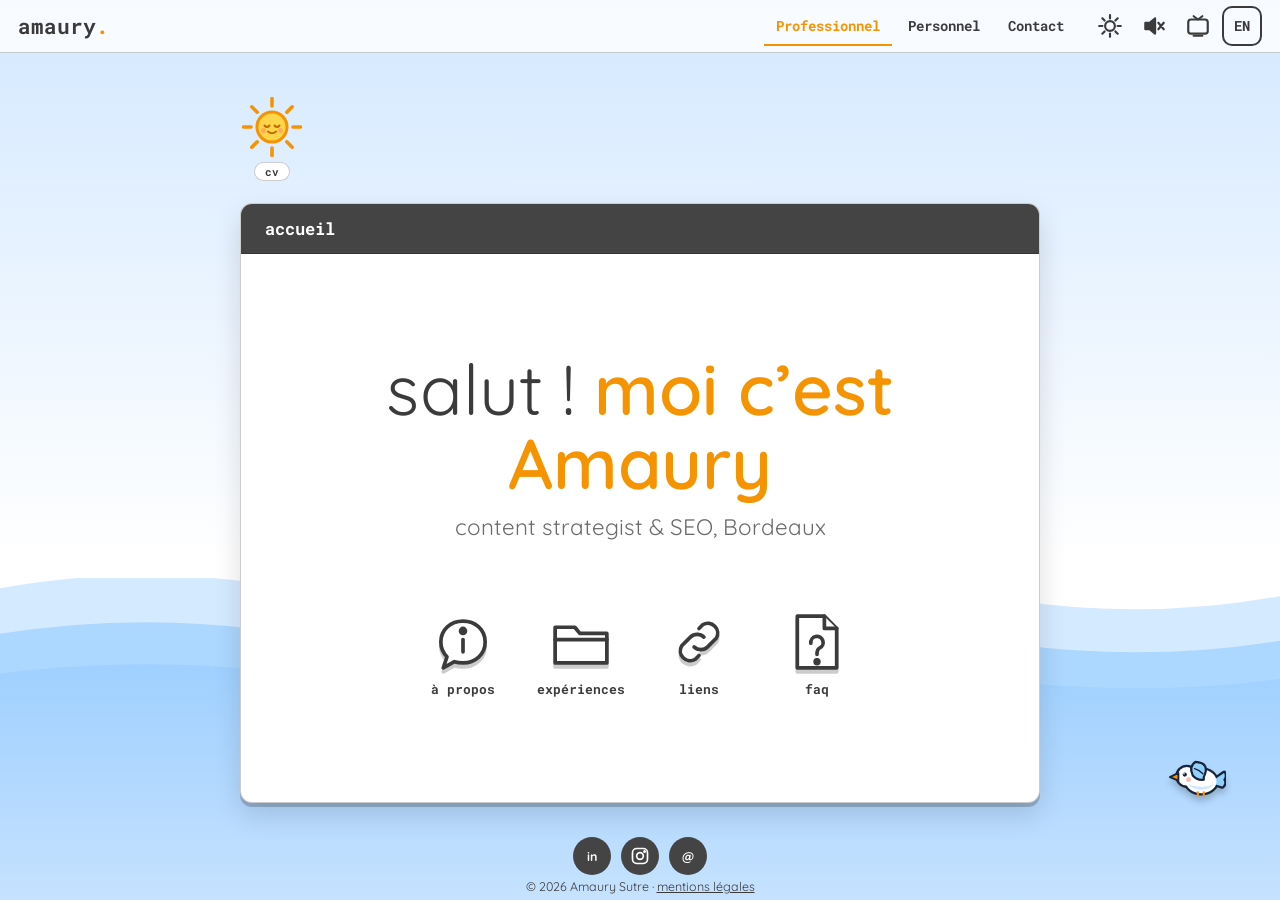
<file: index.html>
<!doctype html>
<html lang="fr">
<head>
<meta charset="utf-8">
<meta name="viewport" content="width=device-width, initial-scale=1, viewport-fit=cover">
<title>Amaury Sutre — Content strategist &amp; SEO/GEO, Bordeaux</title>
<meta name="description" content="Portfolio d’Amaury Sutre, content strategist et spécialiste SEO/GEO à Bordeaux : expériences, outils, formation, FAQ et contact.">
<meta name="author" content="Amaury Sutre">
<meta name="build" content="r6-20261109">
<meta name="color-scheme" content="light dark">
<meta name="robots" content="index, follow, max-image-preview:large, max-snippet:-1">
<link rel="canonical" href="https://predatopatate.github.io/">
<link rel="alternate" hreflang="fr" href="https://predatopatate.github.io/">
<link rel="alternate" hreflang="en" href="https://predatopatate.github.io/en/">
<link rel="alternate" hreflang="x-default" href="https://predatopatate.github.io/">
<meta property="og:type" content="website">
<meta property="og:site_name" content="Amaury Sutre">
<meta property="og:title" content="Amaury Sutre — Content strategist &amp; SEO/GEO, Bordeaux">
<meta property="og:description" content="Portfolio d’Amaury Sutre, content strategist et spécialiste SEO/GEO à Bordeaux : expériences, outils, formation, FAQ et contact.">
<meta property="og:url" content="https://predatopatate.github.io/">
<meta property="og:image" content="https://predatopatate.github.io/images/og-image.png">
<meta property="og:image:width" content="1200">
<meta property="og:image:height" content="630">
<meta property="og:image:alt" content="Amaury Sutre — content strategist &amp; SEO/GEO">
<meta property="og:locale" content="fr_FR">
<meta name="twitter:card" content="summary_large_image">
<meta name="twitter:title" content="Amaury Sutre — Content strategist &amp; SEO/GEO, Bordeaux">
<meta name="twitter:description" content="Portfolio d’Amaury Sutre, content strategist et spécialiste SEO/GEO à Bordeaux : expériences, outils, formation, FAQ et contact.">
<link rel="icon" href="/favicon.svg" type="image/svg+xml">
<link rel="preload" href="/fonts/quicksand-400.woff2" as="font" type="font/woff2" crossorigin>
<link rel="preload" href="/fonts/quicksand-700.woff2" as="font" type="font/woff2" crossorigin>
<link rel="preload" href="/fonts/roboto-mono-700.woff2" as="font" type="font/woff2" crossorigin>
<script>try{var t=localStorage.getItem('theme');if(t)document.documentElement.dataset.theme=t;if(localStorage.getItem('crt')==='on')document.documentElement.classList.add('crt')}catch(e){}</script>
<link rel="stylesheet" href="/css/style.css?v=r6-20261109">
<noscript><style>body{overflow:auto!important;display:block!important;height:auto!important}.desk{height:60vh!important}#src,#src[hidden]{display:block!important}#src [data-win]{max-width:760px;margin:20px auto;padding:16px;background:var(--win);color:var(--ink);border-radius:12px}</style></noscript>
<script type="application/ld+json">{"@context": "https://schema.org", "@type": "ProfilePage", "url": "https://predatopatate.github.io/", "inLanguage": "fr", "dateModified": "2026-11-06", "mainEntity": {"@type": "Person", "@id": "https://predatopatate.github.io/#person", "name": "Amaury Sutre", "url": "https://predatopatate.github.io/", "image": "https://predatopatate.github.io/images/photo.jpg", "description": "Content strategist et spécialiste SEO/GEO à Bordeaux.", "jobTitle": "Content strategist et spécialiste SEO/GEO", "address": {"@type": "PostalAddress", "addressLocality": "Bordeaux", "addressCountry": "FR"}, "sameAs": ["https://www.linkedin.com/in/amaury-sutre", "https://www.instagram.com/amaurysutre/"], "alumniOf": {"@type": "CollegeOrUniversity", "name": "INSEEC"}}}</script>
</head>
<body>
<a class="skip" href="#desk">Aller au contenu</a>
<header class="top"><a class="logo" href="/" aria-label="Accueil">amaury<span>.</span></a><nav class="tabs" aria-label="Navigation principale"><a href="/" aria-current="true">Professionnel</a><a href="/perso/">Personnel</a><a href="/contact/">Contact</a></nav><div class="tools"><button class="ib" id="tTheme"></button><button class="ib" id="tSfx"></button><button class="ib" id="tCrt"></button><a class="ib lg" id="tLang" href="/en/" hreflang="en" lang="en">EN</a></div></header>
<main class="desk" id="desk">
<div class="stars" id="stars" aria-hidden="true"></div>
<div class="clouds" aria-hidden="true"><i class="cl" style="top:12%;--t:70s;--dl:-10s"></i><i class="cl" style="top:26%;--t:95s;--dl:-55s;transform-origin:left;scale:.7"></i><i class="cl" style="top:40%;--t:80s;--dl:-30s;scale:1.3"></i><i class="cl" style="top:6%;--t:110s;--dl:-80s;scale:.55"></i></div>
<div class="sky" aria-hidden="true">
   <svg viewBox="0 0 2880 320" preserveAspectRatio="none" style="top:-8%;--t:44s;animation-direction:reverse"><path d="M0 40q180-34 360 0t360 0t360 0t360 0t360 0t360 0t360 0t360 0V320H0Z" fill="var(--sky1)" opacity=".45"/></svg>
   <svg viewBox="0 0 2880 320" preserveAspectRatio="none" style="top:6%;--t:30s"><path d="M0 40q180-30 360 0t360 0t360 0t360 0t360 0t360 0t360 0t360 0V320H0Z" fill="var(--sky1)" opacity=".75"/></svg>
   <svg viewBox="0 0 2880 320" preserveAspectRatio="none" style="top:18%;--t:20s"><defs><linearGradient id="g" x1="0" y1="0" x2="0" y2="1"><stop offset="0" stop-color="var(--sky1)"/><stop offset="1" stop-color="var(--sky2)"/></linearGradient></defs><path d="M0 40q180-24 360 0t360 0t360 0t360 0t360 0t360 0t360 0t360 0V320H0Z" fill="url(#g)"/></svg>
  </div>
<div class="stage">
<button class="star" id="star" aria-label="CV"><svg class='sun' viewBox='0 0 64 64' width='64' height='64' aria-hidden='true'><g class='rays' stroke='#f59300' stroke-width='3.6' stroke-linecap='round' fill='none'><path d='M53.0 32.0L60.5 32.0'/><path d='M46.8 46.8L52.2 52.2'/><path d='M32.0 53.0L32.0 60.5'/><path d='M17.2 46.8L11.8 52.2'/><path d='M11.0 32.0L3.5 32.0'/><path d='M17.2 17.2L11.8 11.8'/><path d='M32.0 11.0L32.0 3.5'/><path d='M46.8 17.2L52.2 11.8'/></g><circle cx='32' cy='32' r='15' fill='#ffd54a' stroke='#f59300' stroke-width='3'/><path d='M24.5 30.5q2.5 3 5 0M34.5 30.5q2.5 3 5 0M28 36.5q4 3.6 8 0' stroke='#c76b00' stroke-width='2' fill='none' stroke-linecap='round'/><circle cx='23.5' cy='35.5' r='2.6' fill='#ff9a6a' opacity='.65'/><circle cx='40.5' cy='35.5' r='2.6' fill='#ff9a6a' opacity='.65'/></svg><svg class='moon' viewBox='0 0 64 64' width='64' height='64' aria-hidden='true'><path d='M33.5 10.3A22 22 0 1 0 50.6 39.6A17 17 0 0 1 33.5 10.3Z' fill='#ffe9a8' stroke='#e0b84a' stroke-width='3' stroke-linejoin='round'/><path d='M14 30q2.2 2.6 4.4 0M15 38q3 2.6 6 0' stroke='#b8892a' stroke-width='2' fill='none' stroke-linecap='round'/><circle cx='13' cy='35' r='2.2' fill='#ffa27a' opacity='.6'/><path d='M50 12l1.4 3.2 3.2 1.4-3.2 1.4L50 21l-1.4-3-3.2-1.4 3.2-1.4zM54 36l.9 2 2 .9-2 .9-.9 2-.9-2-2-.9 2-.9z' fill='#ffe9a8'/></svg><span class="stip">cv</span></button>
<section class="win home" aria-labelledby="homeT"><header><span id="homeT">accueil</span></header><div class="hero" id="hero"><h1><span>salut ! </span><b>moi c’est Amaury</b><small style="display:block;margin-top:12px;font-size:clamp(1rem,2.4vw,1.4rem);font-weight:400;color:var(--mute);line-height:1.3">content strategist & SEO, Bordeaux</small></h1><nav id="icons" aria-label="Sections"><a class="ico" href="#about" data-k="about"><svg viewBox="0 0 52 52" width="64" height="64" fill="var(--win)" stroke="currentColor" stroke-width="3" stroke-linecap="round" stroke-linejoin="round" aria-hidden="true"><path d="M8 26c0-10 8-17 18-17s18 7 18 17-8 17-18 17c-2 0-4 0-7-1l-9 5 3-9c-3-3-5-6-5-12z"/><circle cx="26" cy="17" r="2" fill="currentColor"/><path d="M26 24v10"/></svg><b>à propos</b></a><a class="ico" href="#work" data-k="work"><svg viewBox="0 0 52 52" width="64" height="64" fill="var(--win)" stroke="currentColor" stroke-width="3" stroke-linecap="round" stroke-linejoin="round" aria-hidden="true"><path d="M5 14h16l4 5h22v24H5z"/><path d="M5 24h42"/></svg><b>expériences</b></a><a class="ico" href="#links" data-k="links"><svg viewBox="0 0 52 52" width="64" height="64" fill="var(--win)" stroke="currentColor" stroke-width="3" stroke-linecap="round" stroke-linejoin="round" aria-hidden="true"><path d="M22 30a8 8 0 0 0 11 0l7-7a8 8 0 0 0-11-11l-3 3M30 22a8 8 0 0 0-11 0l-7 7a8 8 0 0 0 11 11l3-3"/></svg><b>liens</b></a><a class="ico" href="#faq" data-k="faq"><svg viewBox="0 0 52 52" width="64" height="64" fill="var(--win)" stroke="currentColor" stroke-width="3" stroke-linecap="round" stroke-linejoin="round" aria-hidden="true"><path d="M10 5h22l10 10v32H10z"/><path d="M32 5v10h10"/><path d="M21 27a5 5 0 1 1 7 4c-2 1-2 3-2 5"/><circle cx="26" cy="42" r="1.5" fill="currentColor"/></svg><b>faq</b></a></nav></div></section></div>
<footer class="foot"><div><a class="soc" href="https://www.linkedin.com/in/amaury-sutre" target="_blank" rel="noopener" aria-label="LinkedIn">in</a><a class="soc" href="https://www.instagram.com/amaurysutre/" target="_blank" rel="noopener" aria-label="Instagram"><svg viewBox="0 0 24 24" width="20" height="20" fill="none" stroke="currentColor" stroke-width="2" aria-hidden="true"><rect x="3" y="3" width="18" height="18" rx="5"/><circle cx="12" cy="12" r="4"/><circle cx="17.5" cy="6.5" r=".8" fill="currentColor"/></svg></a><a class="soc" href="mailto:amaurysutre@gmail.com" data-mail aria-label="E-mail">@</a></div>© 2026 Amaury Sutre · <a href="/mentions-legales/">mentions légales</a></footer>
<div id="pet"><div class="rot"><svg viewBox="0 0 68 52" width="58" height="44" aria-hidden="true"><g stroke="#16243a" stroke-width="5.4" stroke-linejoin="round" fill="#16243a"><path d="M12 27L2 20Q0 24 3 28Q0 32 4 36L14 33Z"/><ellipse cx="29" cy="30" rx="18" ry="14"/><circle cx="46" cy="24" r="11"/></g><path d="M12 27L2 20Q0 24 3 28Q0 32 4 36L14 33Z" fill="#8fd0ff"/><ellipse cx="29" cy="30" rx="18" ry="14" fill="#fff"/><circle cx="46" cy="24" r="11" fill="#fff"/><path d="M13 33Q29 47 45 33Q29 40 13 33Z" fill="#cfe8ff"/><path d="M56 20L66 25L56 29Z" fill="#f59300" stroke="#16243a" stroke-width="2.2" stroke-linejoin="round"/><g class="wing"><path d="M26 25Q18 8 36 7Q44 13 39 23Q34 29 26 28Z" fill="#8fd0ff" stroke="#16243a" stroke-width="2.6" stroke-linejoin="round"/><path d="M27 21Q32 16 37 15" stroke="#16243a" stroke-width="1.6" fill="none" stroke-linecap="round"/></g><g class="beye"><circle cx="48.5" cy="22" r="2.5" fill="#16243a"/><circle cx="49.4" cy="21.1" r=".9" fill="#fff"/></g><circle cx="44" cy="28" r="2.8" fill="#ff9a8a" opacity=".7"/><path d="M26 43v4M33 43v4" stroke="#f59300" stroke-width="2.6" stroke-linecap="round"/></svg></div></div>
</main>
<div id="lb" role="dialog" aria-modal="true"><button class="lbn" id="lbp" aria-label="Précédent">‹</button><button class="lbn" id="lbn" aria-label="Suivant">›</button><button class="lbn" id="lbx" aria-label="Fermer">×</button></div>
<div id="mm" role="dialog" aria-modal="true"><div class="mbox"><p id="mmt" class="mt"></p><p id="mmp"></p><div id="mmo"></div><div class="mrow"><button id="mmc"></button><button id="mmx"></button></div></div></div>
<div id="src" hidden>
<section data-win="about" data-title="à propos" data-w="780"><h2 class="sr">À propos</h2><div class="prof"><img class="av" src="/images/photo.jpg" alt="Portrait d’Amaury Sutre" width="160" height="160"><div><h3 class="name">Amaury Sutre</h3><p class="sub">Content strategist &amp; spécialiste SEO/GEO · Bordeaux</p><p class="sub">Ex-<a href="https://www.eskimoz.fr" target="_blank" rel="noopener">Eskimoz</a> · MSc Marketing Digital &amp; E-Business, INSEEC</p></div></div><div class="sep"></div><div class="pad"><p class="lead">Je conçois des stratégies de contenu qui répondent à l’intention de recherche et se mesurent en visibilité, en trafic et en conversions.</p><p>Mon terrain :</p><ul><li>audit SEO/GEO : crawlabilité, maillage interne, sémantique, données structurées,</li><li>stratégie et production de contenu pour plusieurs marchés, pour les moteurs classiques comme génératifs,</li><li>pilotage de la performance avec Analytics, Search Console et Looker Studio,</li><li>coordination de rédacteurs, designers et développeurs.</li></ul><p>Hors écran : dessin, écriture, jeux de rôle.</p><p>Contact : <a href="mailto:amaurysutre@gmail.com" data-mail>amaurysutre@gmail.com</a></p><h3>Formation</h3><ul><li><b>MSc Marketing Digital &amp; E-Business</b>, INSEEC (2024 – 2025)</li><li><b>BBA Marketing Digital</b> (Entrepreneurship &amp; Innovation), INSEEC (2022 – 2024)</li><li><b>Licence de Droit</b>, Droit des affaires, Université de Bordeaux (2018 – 2022)</li></ul></div></section>
<section data-win="work" data-title="expériences" data-w="980"><h2 class="sr">Expériences professionnelles</h2><div class="callout">À l’écoute d’opportunités en SEO / content strategy (CDI) : écris-moi par <a href="mailto:amaurysutre@gmail.com" data-mail>e-mail</a> :)</div><div class="cols"><div><h3>Outils SEO</h3><span class="tag">Google Analytics</span><span class="tag">Search Console</span><span class="tag">SEMrush</span><span class="tag">Ahrefs</span><span class="tag">Screaming Frog</span><span class="tag">Looker Studio</span><span class="tag">AnswerThePublic</span><span class="tag">Semjuice</span><span class="tag">PageSpeed Insights</span><span class="tag">Lighthouse</span></div><div><h3>SEO technique</h3><span class="tag">Core Web Vitals</span><span class="tag">Données structurées (JSON-LD)</span><span class="tag">SEO multilingue (hreflang)</span><span class="tag">Sitemap &amp; robots.txt</span><span class="tag">Balisage sémantique</span><span class="tag">Contenu bilingue FR/EN</span></div><div><h3>Web &amp; projets</h3><span class="tag">HTML/CSS</span><span class="tag">JavaScript</span><span class="tag">SVG &amp; animations</span><span class="tag">Responsive design</span><span class="tag">Accessibilité web</span><span class="tag">Git &amp; GitHub</span><span class="tag">GitHub Pages</span><span class="tag">Python (bases)</span><span class="tag">Figma</span><span class="tag">Canva</span><span class="tag">Miro</span><span class="tag">Trello</span><span class="tag">Asana</span><span class="tag">Jira</span><span class="tag">Notion</span><span class="tag">Make</span><span class="tag">Excel</span></div><div><h3>Création</h3><span class="tag">Illustration à l’encre</span><span class="tag">Direction artistique</span><span class="tag">Design d’interface</span><span class="tag">Photoshop</span><span class="tag">Illustrator</span><span class="tag">Écriture</span></div></div><div class="sep"></div><h3>Parcours</h3><div class="grid"><div class="card"><div class="thumb logo"><img src="/images/logo-eskimoz.png" alt="Logo Eskimoz" loading="lazy" width="320" height="200"></div><div class="cb"><div class="ct"><b>Content Manager (alternance)</b><small>Eskimoz · sept. 2024 – oct. 2025</small></div><ul><li>Audit SEO/GEO : crawlabilité, maillage, sémantique.</li><li>Contenu adapté aux moteurs et aux LLM (SGE).</li><li>Reporting : trafic organique, CTR, conversions.</li><li>Indexation, Core Web Vitals, données structurées.</li><li>Réseau de freelances (rédacteurs, designers, développeurs).</li></ul></div></div><div class="card"><div class="thumb logo"><img src="/images/logo-rejolt.png" alt="Logo Rejolt" loading="lazy" width="320" height="200"></div><div class="cb"><div class="ct"><b>Business Developer (stage)</b><small>Rejolt · janv. 2024 – juin 2025</small></div><ul><li>20+ partenaires référencés par semaine pour de grands comptes (La Poste, L’Oréal, SNCF).</li><li>50+ dossiers par semaine, pipeline de 500+ demandes.</li><li>Prospection UE, Amérique, Moyen-Orient.</li></ul></div></div><div class="card"><div class="thumb logo"><img src="/images/logo-mvms.png" alt="Logo MaVilleMonShopping" loading="lazy" width="320" height="200"></div><div class="cb"><div class="ct"><b>Customer Success &amp; Marketing (stage)</b><small>MaVilleMonShopping · juin – août 2023</small></div><ul><li>Fiches produit optimisées SEO/SEA : 80 par jour.</li><li>Plans de communication pour les commerçants.</li><li>Portefeuille de 30 commerçants accompagnés jusqu’à l’autonomie.</li></ul></div></div></div><div class="sep"></div><h3>Projets</h3><ul><li>d’autres projets arrivent bientôt :)</li></ul></section>
<section data-win="links" data-title="liens" data-w="640"><h2 class="sr">Liens</h2><div class="lrow"><a class="ico" href="https://www.linkedin.com/in/amaury-sutre" target="_blank" rel="noopener"><svg viewBox="0 0 52 52" width="64" height="64" fill="var(--win)" stroke="currentColor" stroke-width="3" stroke-linecap="round" stroke-linejoin="round" aria-hidden="true"><rect x="5" y="5" width="42" height="42" rx="9"/><path d="M17 23v14M17 16v1M25 37V23M25 29c0-8 12-8 12 0v8"/></svg><b>linkedin</b></a><a class="ico" href="https://www.instagram.com/amaurysutre/" target="_blank" rel="noopener"><svg viewBox="0 0 52 52" width="64" height="64" fill="var(--win)" stroke="currentColor" stroke-width="3" stroke-linecap="round" stroke-linejoin="round" aria-hidden="true"><rect x="6" y="6" width="40" height="40" rx="12"/><circle cx="26" cy="26" r="9"/><circle cx="37" cy="15" r="1.6" fill="currentColor"/></svg><b>instagram</b></a><a class="ico" href="mailto:amaurysutre@gmail.com" data-mail><svg viewBox="0 0 52 52" width="64" height="64" fill="var(--win)" stroke="currentColor" stroke-width="3" stroke-linecap="round" stroke-linejoin="round" aria-hidden="true"><path d="M5 12h42v28H5z"/><path d="M5 13l21 16 21-16"/></svg><b>e-mail</b></a></div><p class="lnote">cliquer sur un lien l’ouvre dans un nouvel onglet :)</p></section>
<section data-win="faq" data-title="faq" data-w="560"><h2 class="sr">FAQ</h2><details><summary>Le poste que je recherche</summary><div class="ans"><ul><li>Un CDI en SEO / content strategy, à Bordeaux. J’aime mêler SEO technique, stratégie de contenu et coordination d’équipes.</li></ul></div></details><details><summary>Mon rôle chez Eskimoz</summary><div class="ans"><ul><li>En alternance (sept. 2024 – oct. 2025) : audits SEO/GEO, optimisation de contenus pour des clients internationaux, suivi des KPI et coordination de freelances.</li></ul></div></details><details><summary>Qu’est-ce que le GEO ?</summary><div class="ans"><ul><li>L’optimisation des contenus pour qu’ils apparaissent aussi dans les réponses des moteurs génératifs (LLM, SGE), pas seulement dans les résultats classiques.</li></ul></div></details><details><summary>Mon niveau technique</summary><div class="ans"><ul><li>À l’aise avec Analytics, Search Console, SEMrush, Ahrefs, Screaming Frog et Looker Studio ; HTML/CSS et bases de Python. J’ai travaillé avec des développeurs sur l’indexation, les Core Web Vitals et les données structurées.</li></ul></div></details><details><summary>Pourquoi du droit avant le marketing ?</summary><div class="ans"><ul><li>Licence de droit des affaires (2018 – 2022), puis BBA et MSc en marketing digital. J’en garde l’habitude de lire des contrats et une vraie sensibilité RGPD / conformité éditoriale.</li></ul></div></details><details><summary>Langues et certifications</summary><div class="ans"><ul><li>Français (natif), anglais (C1, TOEIC), espagnol (A2). Certifié Google Analytics, et Business and Sustainable Development Certificate (UN Global Compact Network UK).</li></ul></div></details><details><summary>En dehors du travail</summary><div class="ans"><ul><li>Je dessine, j’écris et j’anime des parties de jeux de rôle. Tout est dans l’onglet « Personnel ».</li></ul></div></details><details><summary>Me contacter ou récupérer mon CV</summary><div class="ans"><ul><li>Par e-mail : amaurysutre@gmail.com, ou via la fenêtre « contact ». Mon CV se cache derrière le soleil (ou la lune), au-dessus de la fenêtre d’accueil.</li></ul></div></details><details><summary>Y a-t-il des secrets sur le site ?</summary><div class="ans"><ul><li>Si tu connais le Konami code, essaie-le avec ton clavier : un petit jeu t’attend.</li><li>L’oiseau qui se balade sur le bureau est plus joueur qu’il n’en a l’air : clique dessus.</li></ul></div></details></section>
<section data-win="cv" data-title="cv" data-w="600"><h2 class="sr">CV</h2><div class="callout">tu as trouvé le bonus ! voici mon CV en PDF, à télécharger :)</div><div class="cvbox"><a class="cvprev" href="/images/cv-fr.jpg" data-zoom aria-label="Agrandir l’aperçu du CV"><img src="/images/cv-fr.jpg" alt="Aperçu du CV d’Amaury Sutre (PDF)" width="440" height="622"></a><div class="cvinfo"><h3 class="cvh">CV — Amaury Sutre</h3><p class="meta">PDF · français</p><p>Content strategist &amp; spécialiste SEO/GEO : expériences, formation, compétences.</p><p class="cvbtns"><a class="btn" href="/cv/CV-Amaury-Sutre-FR.pdf" download>télécharger</a> <a class="btn ghost" href="/cv/CV-Amaury-Sutre-FR.pdf" target="_blank" rel="noopener">ouvrir dans un onglet</a></p></div></div></section>
<section data-win="game" data-title="chasse aux mots-clés" data-w="520"><h2 class="sr">Chasse aux mots-clés</h2><div class="gm" data-gm><div class="gh"><span>score <b data-sc>0</b></span><span>temps <b data-tm>30</b></span><span>record <b data-hi>0</b></span></div><div class="ga" data-ga><div class="gi">Clique les mots-clés avant qu’ils s’envolent. Évite les rouges !</div></div><a class="btn" href="#" data-gstart>jouer</a></div></section>
</div>
<script src="/js/app.js?v=r6-20261109" defer></script>
</body>
</html>
</file>
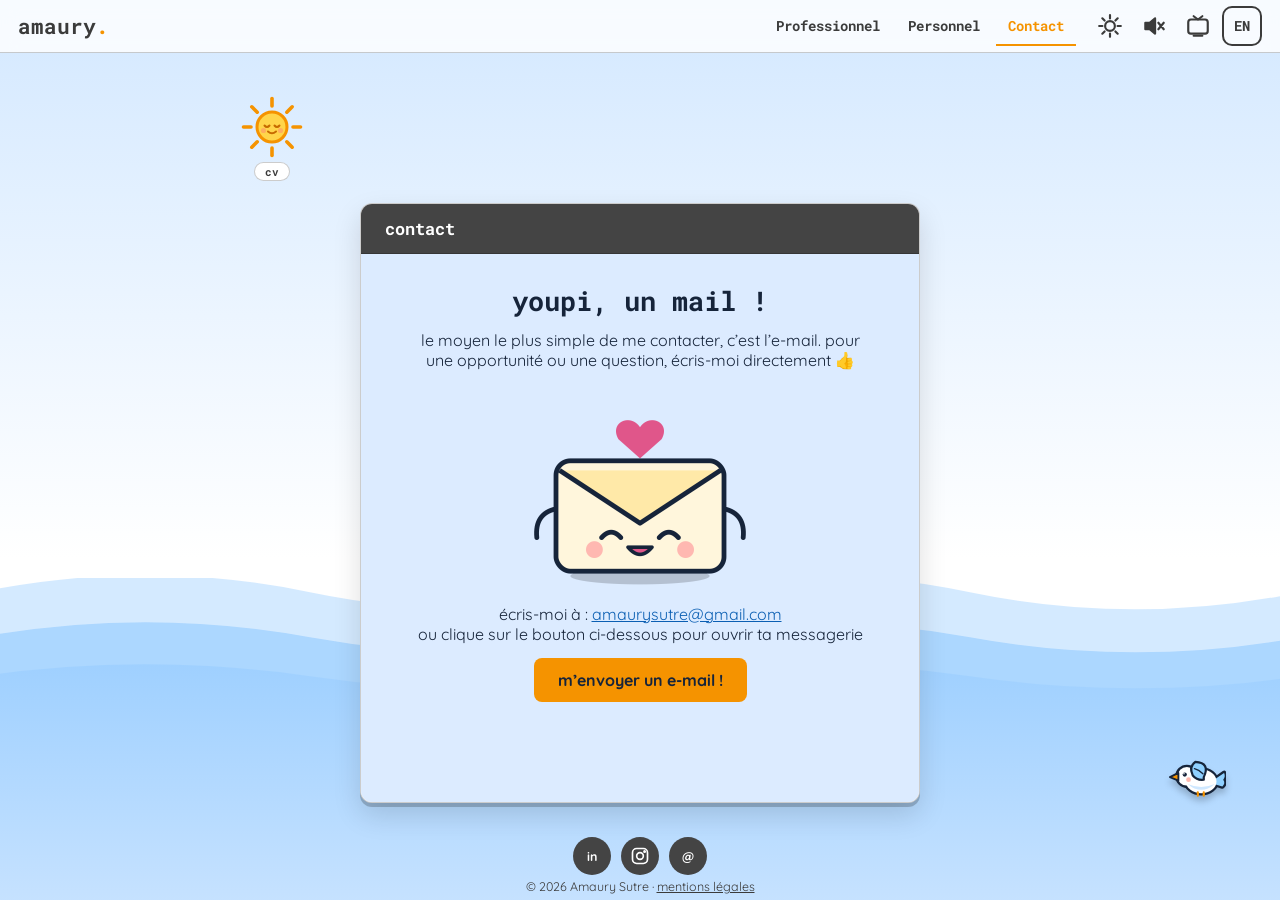
<file: contact/index.html>
<!doctype html>
<html lang="fr">
<head>
<meta charset="utf-8">
<meta name="viewport" content="width=device-width, initial-scale=1, viewport-fit=cover">
<title>Contacter Amaury Sutre — SEO &amp; content strategy</title>
<meta name="description" content="Écrire à Amaury Sutre, content strategist et spécialiste SEO/GEO à Bordeaux : e-mail, LinkedIn et Instagram.">
<meta name="author" content="Amaury Sutre">
<meta name="build" content="r6-20261109">
<meta name="color-scheme" content="light dark">
<meta name="robots" content="index, follow, max-image-preview:large, max-snippet:-1">
<link rel="canonical" href="https://predatopatate.github.io/contact/">
<link rel="alternate" hreflang="fr" href="https://predatopatate.github.io/contact/">
<link rel="alternate" hreflang="en" href="https://predatopatate.github.io/en/contact/">
<link rel="alternate" hreflang="x-default" href="https://predatopatate.github.io/contact/">
<meta property="og:type" content="website">
<meta property="og:site_name" content="Amaury Sutre">
<meta property="og:title" content="Contacter Amaury Sutre — SEO &amp; content strategy">
<meta property="og:description" content="Écrire à Amaury Sutre, content strategist et spécialiste SEO/GEO à Bordeaux : e-mail, LinkedIn et Instagram.">
<meta property="og:url" content="https://predatopatate.github.io/contact/">
<meta property="og:image" content="https://predatopatate.github.io/images/og-image.png">
<meta property="og:image:width" content="1200">
<meta property="og:image:height" content="630">
<meta property="og:image:alt" content="Amaury Sutre — content strategist &amp; SEO/GEO">
<meta property="og:locale" content="fr_FR">
<meta name="twitter:card" content="summary_large_image">
<meta name="twitter:title" content="Contacter Amaury Sutre — SEO &amp; content strategy">
<meta name="twitter:description" content="Écrire à Amaury Sutre, content strategist et spécialiste SEO/GEO à Bordeaux : e-mail, LinkedIn et Instagram.">
<link rel="icon" href="/favicon.svg" type="image/svg+xml">
<link rel="preload" href="/fonts/quicksand-400.woff2" as="font" type="font/woff2" crossorigin>
<link rel="preload" href="/fonts/quicksand-700.woff2" as="font" type="font/woff2" crossorigin>
<link rel="preload" href="/fonts/roboto-mono-700.woff2" as="font" type="font/woff2" crossorigin>
<script>try{var t=localStorage.getItem('theme');if(t)document.documentElement.dataset.theme=t;if(localStorage.getItem('crt')==='on')document.documentElement.classList.add('crt')}catch(e){}</script>
<link rel="stylesheet" href="/css/style.css?v=r6-20261109">
<noscript><style>body{overflow:auto!important;display:block!important;height:auto!important}.desk{height:60vh!important}#src,#src[hidden]{display:block!important}#src [data-win]{max-width:760px;margin:20px auto;padding:16px;background:var(--win);color:var(--ink);border-radius:12px}</style></noscript>
<script type="application/ld+json">{"@context": "https://schema.org", "@type": "BreadcrumbList", "itemListElement": [{"@type": "ListItem", "position": 1, "name": "Professionnel", "item": "https://predatopatate.github.io/"}, {"@type": "ListItem", "position": 2, "name": "Contact", "item": "https://predatopatate.github.io/contact/"}]}</script>
</head>
<body>
<a class="skip" href="#desk">Aller au contenu</a>
<header class="top"><a class="logo" href="/" aria-label="Accueil">amaury<span>.</span></a><nav class="tabs" aria-label="Navigation principale"><a href="/">Professionnel</a><a href="/perso/">Personnel</a><a href="/contact/" aria-current="true">Contact</a></nav><div class="tools"><button class="ib" id="tTheme"></button><button class="ib" id="tSfx"></button><button class="ib" id="tCrt"></button><a class="ib lg" id="tLang" href="/en/contact/" hreflang="en" lang="en">EN</a></div></header>
<main class="desk" id="desk">
<div class="stars" id="stars" aria-hidden="true"></div>
<div class="clouds" aria-hidden="true"><i class="cl" style="top:12%;--t:70s;--dl:-10s"></i><i class="cl" style="top:26%;--t:95s;--dl:-55s;transform-origin:left;scale:.7"></i><i class="cl" style="top:40%;--t:80s;--dl:-30s;scale:1.3"></i><i class="cl" style="top:6%;--t:110s;--dl:-80s;scale:.55"></i></div>
<div class="sky" aria-hidden="true">
   <svg viewBox="0 0 2880 320" preserveAspectRatio="none" style="top:-8%;--t:44s;animation-direction:reverse"><path d="M0 40q180-34 360 0t360 0t360 0t360 0t360 0t360 0t360 0t360 0V320H0Z" fill="var(--sky1)" opacity=".45"/></svg>
   <svg viewBox="0 0 2880 320" preserveAspectRatio="none" style="top:6%;--t:30s"><path d="M0 40q180-30 360 0t360 0t360 0t360 0t360 0t360 0t360 0t360 0V320H0Z" fill="var(--sky1)" opacity=".75"/></svg>
   <svg viewBox="0 0 2880 320" preserveAspectRatio="none" style="top:18%;--t:20s"><defs><linearGradient id="g" x1="0" y1="0" x2="0" y2="1"><stop offset="0" stop-color="var(--sky1)"/><stop offset="1" stop-color="var(--sky2)"/></linearGradient></defs><path d="M0 40q180-24 360 0t360 0t360 0t360 0t360 0t360 0t360 0t360 0V320H0Z" fill="url(#g)"/></svg>
  </div>
<div class="stage">
<button class="star" id="star" aria-label="CV"><svg class='sun' viewBox='0 0 64 64' width='64' height='64' aria-hidden='true'><g class='rays' stroke='#f59300' stroke-width='3.6' stroke-linecap='round' fill='none'><path d='M53.0 32.0L60.5 32.0'/><path d='M46.8 46.8L52.2 52.2'/><path d='M32.0 53.0L32.0 60.5'/><path d='M17.2 46.8L11.8 52.2'/><path d='M11.0 32.0L3.5 32.0'/><path d='M17.2 17.2L11.8 11.8'/><path d='M32.0 11.0L32.0 3.5'/><path d='M46.8 17.2L52.2 11.8'/></g><circle cx='32' cy='32' r='15' fill='#ffd54a' stroke='#f59300' stroke-width='3'/><path d='M24.5 30.5q2.5 3 5 0M34.5 30.5q2.5 3 5 0M28 36.5q4 3.6 8 0' stroke='#c76b00' stroke-width='2' fill='none' stroke-linecap='round'/><circle cx='23.5' cy='35.5' r='2.6' fill='#ff9a6a' opacity='.65'/><circle cx='40.5' cy='35.5' r='2.6' fill='#ff9a6a' opacity='.65'/></svg><svg class='moon' viewBox='0 0 64 64' width='64' height='64' aria-hidden='true'><path d='M33.5 10.3A22 22 0 1 0 50.6 39.6A17 17 0 0 1 33.5 10.3Z' fill='#ffe9a8' stroke='#e0b84a' stroke-width='3' stroke-linejoin='round'/><path d='M14 30q2.2 2.6 4.4 0M15 38q3 2.6 6 0' stroke='#b8892a' stroke-width='2' fill='none' stroke-linecap='round'/><circle cx='13' cy='35' r='2.2' fill='#ffa27a' opacity='.6'/><path d='M50 12l1.4 3.2 3.2 1.4-3.2 1.4L50 21l-1.4-3-3.2-1.4 3.2-1.4zM54 36l.9 2 2 .9-2 .9-.9 2-.9-2-2-.9 2-.9z' fill='#ffe9a8'/></svg><span class="stip">cv</span></button>
<section class="win home blue" aria-labelledby="homeT"><header><span id="homeT">contact</span></header><div class="hero" id="hero"><h1 class="sr">Contacter Amaury Sutre — SEO &amp; content strategy</h1><div class="cx"><h2>youpi, un mail !</h2><p>le moyen le plus simple de me contacter, c’est l’e-mail. pour une opportunité ou une question, écris-moi directement 👍</p><div class="cimg"><img src="/images/contact.png" alt="" width="240" height="204"></div><p>écris-moi à : <a data-copy data-tip="copier dans le presse-papiers" href="mailto:amaurysutre@gmail.com">amaurysutre@gmail.com</a><br>ou clique sur le bouton ci-dessous pour ouvrir ta messagerie</p><a class="btn2" data-mail href="mailto:amaurysutre@gmail.com">m’envoyer un e-mail !</a></div></div></section></div>
<footer class="foot"><div><a class="soc" href="https://www.linkedin.com/in/amaury-sutre" target="_blank" rel="noopener" aria-label="LinkedIn">in</a><a class="soc" href="https://www.instagram.com/amaurysutre/" target="_blank" rel="noopener" aria-label="Instagram"><svg viewBox="0 0 24 24" width="20" height="20" fill="none" stroke="currentColor" stroke-width="2" aria-hidden="true"><rect x="3" y="3" width="18" height="18" rx="5"/><circle cx="12" cy="12" r="4"/><circle cx="17.5" cy="6.5" r=".8" fill="currentColor"/></svg></a><a class="soc" href="mailto:amaurysutre@gmail.com" data-mail aria-label="E-mail">@</a></div>© 2026 Amaury Sutre · <a href="/mentions-legales/">mentions légales</a></footer>
<div id="pet"><div class="rot"><svg viewBox="0 0 68 52" width="58" height="44" aria-hidden="true"><g stroke="#16243a" stroke-width="5.4" stroke-linejoin="round" fill="#16243a"><path d="M12 27L2 20Q0 24 3 28Q0 32 4 36L14 33Z"/><ellipse cx="29" cy="30" rx="18" ry="14"/><circle cx="46" cy="24" r="11"/></g><path d="M12 27L2 20Q0 24 3 28Q0 32 4 36L14 33Z" fill="#8fd0ff"/><ellipse cx="29" cy="30" rx="18" ry="14" fill="#fff"/><circle cx="46" cy="24" r="11" fill="#fff"/><path d="M13 33Q29 47 45 33Q29 40 13 33Z" fill="#cfe8ff"/><path d="M56 20L66 25L56 29Z" fill="#f59300" stroke="#16243a" stroke-width="2.2" stroke-linejoin="round"/><g class="wing"><path d="M26 25Q18 8 36 7Q44 13 39 23Q34 29 26 28Z" fill="#8fd0ff" stroke="#16243a" stroke-width="2.6" stroke-linejoin="round"/><path d="M27 21Q32 16 37 15" stroke="#16243a" stroke-width="1.6" fill="none" stroke-linecap="round"/></g><g class="beye"><circle cx="48.5" cy="22" r="2.5" fill="#16243a"/><circle cx="49.4" cy="21.1" r=".9" fill="#fff"/></g><circle cx="44" cy="28" r="2.8" fill="#ff9a8a" opacity=".7"/><path d="M26 43v4M33 43v4" stroke="#f59300" stroke-width="2.6" stroke-linecap="round"/></svg></div></div>
</main>
<div id="lb" role="dialog" aria-modal="true"><button class="lbn" id="lbp" aria-label="Précédent">‹</button><button class="lbn" id="lbn" aria-label="Suivant">›</button><button class="lbn" id="lbx" aria-label="Fermer">×</button></div>
<div id="mm" role="dialog" aria-modal="true"><div class="mbox"><p id="mmt" class="mt"></p><p id="mmp"></p><div id="mmo"></div><div class="mrow"><button id="mmc"></button><button id="mmx"></button></div></div></div>
<div id="src" hidden>
<section data-win="cv" data-title="cv" data-w="600"><h2 class="sr">CV</h2><div class="callout">tu as trouvé le bonus ! voici mon CV en PDF, à télécharger :)</div><div class="cvbox"><a class="cvprev" href="/images/cv-fr.jpg" data-zoom aria-label="Agrandir l’aperçu du CV"><img src="/images/cv-fr.jpg" alt="Aperçu du CV d’Amaury Sutre (PDF)" width="440" height="622"></a><div class="cvinfo"><h3 class="cvh">CV — Amaury Sutre</h3><p class="meta">PDF · français</p><p>Content strategist &amp; spécialiste SEO/GEO : expériences, formation, compétences.</p><p class="cvbtns"><a class="btn" href="/cv/CV-Amaury-Sutre-FR.pdf" download>télécharger</a> <a class="btn ghost" href="/cv/CV-Amaury-Sutre-FR.pdf" target="_blank" rel="noopener">ouvrir dans un onglet</a></p></div></div></section>
<section data-win="game" data-title="chasse aux mots-clés" data-w="520"><h2 class="sr">Chasse aux mots-clés</h2><div class="gm" data-gm><div class="gh"><span>score <b data-sc>0</b></span><span>temps <b data-tm>30</b></span><span>record <b data-hi>0</b></span></div><div class="ga" data-ga><div class="gi">Clique les mots-clés avant qu’ils s’envolent. Évite les rouges !</div></div><a class="btn" href="#" data-gstart>jouer</a></div></section>
</div>
<script src="/js/app.js?v=r6-20261109" defer></script>
</body>
</html>
</file>
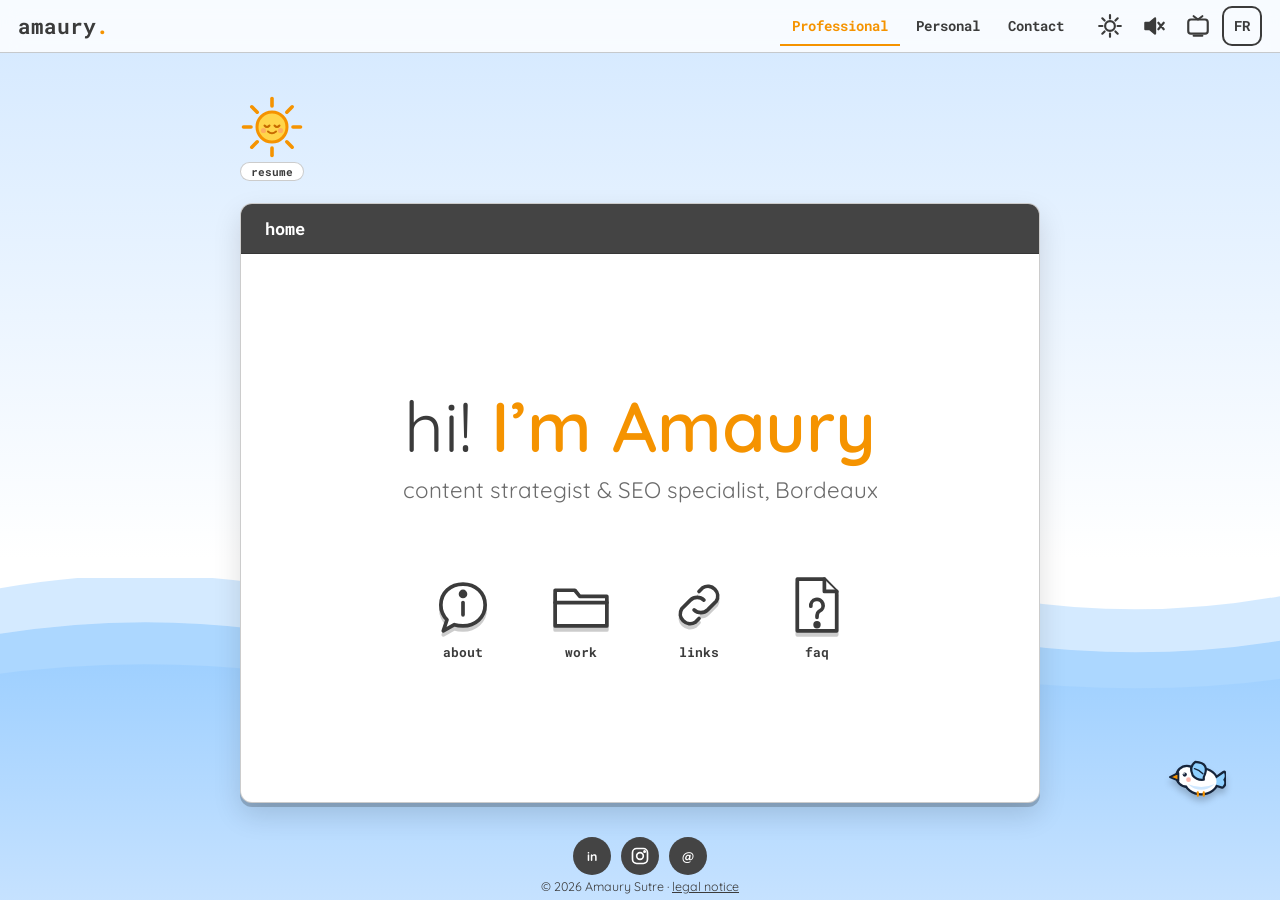
<file: en/index.html>
<!doctype html>
<html lang="en">
<head>
<meta charset="utf-8">
<meta name="viewport" content="width=device-width, initial-scale=1, viewport-fit=cover">
<title>Amaury Sutre — SEO/GEO content strategist, Bordeaux</title>
<meta name="description" content="Portfolio of Amaury Sutre, content strategist and SEO/GEO specialist based in Bordeaux, France: experience, tools, education, FAQ and contact.">
<meta name="author" content="Amaury Sutre">
<meta name="build" content="r6-20261109">
<meta name="color-scheme" content="light dark">
<meta name="robots" content="index, follow, max-image-preview:large, max-snippet:-1">
<link rel="canonical" href="https://predatopatate.github.io/en/">
<link rel="alternate" hreflang="en" href="https://predatopatate.github.io/en/">
<link rel="alternate" hreflang="fr" href="https://predatopatate.github.io/">
<link rel="alternate" hreflang="x-default" href="https://predatopatate.github.io/">
<meta property="og:type" content="website">
<meta property="og:site_name" content="Amaury Sutre">
<meta property="og:title" content="Amaury Sutre — SEO/GEO content strategist, Bordeaux">
<meta property="og:description" content="Portfolio of Amaury Sutre, content strategist and SEO/GEO specialist based in Bordeaux, France: experience, tools, education, FAQ and contact.">
<meta property="og:url" content="https://predatopatate.github.io/en/">
<meta property="og:image" content="https://predatopatate.github.io/images/og-image.png">
<meta property="og:image:width" content="1200">
<meta property="og:image:height" content="630">
<meta property="og:image:alt" content="Amaury Sutre — content strategist &amp; SEO/GEO">
<meta property="og:locale" content="en_US">
<meta name="twitter:card" content="summary_large_image">
<meta name="twitter:title" content="Amaury Sutre — SEO/GEO content strategist, Bordeaux">
<meta name="twitter:description" content="Portfolio of Amaury Sutre, content strategist and SEO/GEO specialist based in Bordeaux, France: experience, tools, education, FAQ and contact.">
<link rel="icon" href="/favicon.svg" type="image/svg+xml">
<link rel="preload" href="/fonts/quicksand-400.woff2" as="font" type="font/woff2" crossorigin>
<link rel="preload" href="/fonts/quicksand-700.woff2" as="font" type="font/woff2" crossorigin>
<link rel="preload" href="/fonts/roboto-mono-700.woff2" as="font" type="font/woff2" crossorigin>
<script>try{var t=localStorage.getItem('theme');if(t)document.documentElement.dataset.theme=t;if(localStorage.getItem('crt')==='on')document.documentElement.classList.add('crt')}catch(e){}</script>
<link rel="stylesheet" href="/css/style.css?v=r6-20261109">
<noscript><style>body{overflow:auto!important;display:block!important;height:auto!important}.desk{height:60vh!important}#src,#src[hidden]{display:block!important}#src [data-win]{max-width:760px;margin:20px auto;padding:16px;background:var(--win);color:var(--ink);border-radius:12px}</style></noscript>
<script type="application/ld+json">{"@context": "https://schema.org", "@type": "ProfilePage", "url": "https://predatopatate.github.io/en/", "inLanguage": "en", "dateModified": "2026-11-06", "mainEntity": {"@type": "Person", "@id": "https://predatopatate.github.io/#person", "name": "Amaury Sutre", "url": "https://predatopatate.github.io/", "image": "https://predatopatate.github.io/images/photo.jpg", "description": "Content strategist and SEO/GEO specialist based in Bordeaux, France.", "jobTitle": "Content strategist & SEO/GEO specialist", "address": {"@type": "PostalAddress", "addressLocality": "Bordeaux", "addressCountry": "FR"}, "sameAs": ["https://www.linkedin.com/in/amaury-sutre", "https://www.instagram.com/amaurysutre/"], "alumniOf": {"@type": "CollegeOrUniversity", "name": "INSEEC"}}}</script>
</head>
<body>
<a class="skip" href="#desk">Skip to content</a>
<header class="top"><a class="logo" href="/en/" aria-label="Home">amaury<span>.</span></a><nav class="tabs" aria-label="Main navigation"><a href="/en/" aria-current="true">Professional</a><a href="/en/personal/">Personal</a><a href="/en/contact/">Contact</a></nav><div class="tools"><button class="ib" id="tTheme"></button><button class="ib" id="tSfx"></button><button class="ib" id="tCrt"></button><a class="ib lg" id="tLang" href="/" hreflang="fr" lang="fr">FR</a></div></header>
<main class="desk" id="desk">
<div class="stars" id="stars" aria-hidden="true"></div>
<div class="clouds" aria-hidden="true"><i class="cl" style="top:12%;--t:70s;--dl:-10s"></i><i class="cl" style="top:26%;--t:95s;--dl:-55s;transform-origin:left;scale:.7"></i><i class="cl" style="top:40%;--t:80s;--dl:-30s;scale:1.3"></i><i class="cl" style="top:6%;--t:110s;--dl:-80s;scale:.55"></i></div>
<div class="sky" aria-hidden="true">
   <svg viewBox="0 0 2880 320" preserveAspectRatio="none" style="top:-8%;--t:44s;animation-direction:reverse"><path d="M0 40q180-34 360 0t360 0t360 0t360 0t360 0t360 0t360 0t360 0V320H0Z" fill="var(--sky1)" opacity=".45"/></svg>
   <svg viewBox="0 0 2880 320" preserveAspectRatio="none" style="top:6%;--t:30s"><path d="M0 40q180-30 360 0t360 0t360 0t360 0t360 0t360 0t360 0t360 0V320H0Z" fill="var(--sky1)" opacity=".75"/></svg>
   <svg viewBox="0 0 2880 320" preserveAspectRatio="none" style="top:18%;--t:20s"><defs><linearGradient id="g" x1="0" y1="0" x2="0" y2="1"><stop offset="0" stop-color="var(--sky1)"/><stop offset="1" stop-color="var(--sky2)"/></linearGradient></defs><path d="M0 40q180-24 360 0t360 0t360 0t360 0t360 0t360 0t360 0t360 0V320H0Z" fill="url(#g)"/></svg>
  </div>
<div class="stage">
<button class="star" id="star" aria-label="Resume"><svg class='sun' viewBox='0 0 64 64' width='64' height='64' aria-hidden='true'><g class='rays' stroke='#f59300' stroke-width='3.6' stroke-linecap='round' fill='none'><path d='M53.0 32.0L60.5 32.0'/><path d='M46.8 46.8L52.2 52.2'/><path d='M32.0 53.0L32.0 60.5'/><path d='M17.2 46.8L11.8 52.2'/><path d='M11.0 32.0L3.5 32.0'/><path d='M17.2 17.2L11.8 11.8'/><path d='M32.0 11.0L32.0 3.5'/><path d='M46.8 17.2L52.2 11.8'/></g><circle cx='32' cy='32' r='15' fill='#ffd54a' stroke='#f59300' stroke-width='3'/><path d='M24.5 30.5q2.5 3 5 0M34.5 30.5q2.5 3 5 0M28 36.5q4 3.6 8 0' stroke='#c76b00' stroke-width='2' fill='none' stroke-linecap='round'/><circle cx='23.5' cy='35.5' r='2.6' fill='#ff9a6a' opacity='.65'/><circle cx='40.5' cy='35.5' r='2.6' fill='#ff9a6a' opacity='.65'/></svg><svg class='moon' viewBox='0 0 64 64' width='64' height='64' aria-hidden='true'><path d='M33.5 10.3A22 22 0 1 0 50.6 39.6A17 17 0 0 1 33.5 10.3Z' fill='#ffe9a8' stroke='#e0b84a' stroke-width='3' stroke-linejoin='round'/><path d='M14 30q2.2 2.6 4.4 0M15 38q3 2.6 6 0' stroke='#b8892a' stroke-width='2' fill='none' stroke-linecap='round'/><circle cx='13' cy='35' r='2.2' fill='#ffa27a' opacity='.6'/><path d='M50 12l1.4 3.2 3.2 1.4-3.2 1.4L50 21l-1.4-3-3.2-1.4 3.2-1.4zM54 36l.9 2 2 .9-2 .9-.9 2-.9-2-2-.9 2-.9z' fill='#ffe9a8'/></svg><span class="stip">resume</span></button>
<section class="win home" aria-labelledby="homeT"><header><span id="homeT">home</span></header><div class="hero" id="hero"><h1><span>hi! </span><b>I’m Amaury</b><small style="display:block;margin-top:12px;font-size:clamp(1rem,2.4vw,1.4rem);font-weight:400;color:var(--mute);line-height:1.3">content strategist & SEO specialist, Bordeaux</small></h1><nav id="icons" aria-label="Sections"><a class="ico" href="#about" data-k="about"><svg viewBox="0 0 52 52" width="64" height="64" fill="var(--win)" stroke="currentColor" stroke-width="3" stroke-linecap="round" stroke-linejoin="round" aria-hidden="true"><path d="M8 26c0-10 8-17 18-17s18 7 18 17-8 17-18 17c-2 0-4 0-7-1l-9 5 3-9c-3-3-5-6-5-12z"/><circle cx="26" cy="17" r="2" fill="currentColor"/><path d="M26 24v10"/></svg><b>about</b></a><a class="ico" href="#work" data-k="work"><svg viewBox="0 0 52 52" width="64" height="64" fill="var(--win)" stroke="currentColor" stroke-width="3" stroke-linecap="round" stroke-linejoin="round" aria-hidden="true"><path d="M5 14h16l4 5h22v24H5z"/><path d="M5 24h42"/></svg><b>work</b></a><a class="ico" href="#links" data-k="links"><svg viewBox="0 0 52 52" width="64" height="64" fill="var(--win)" stroke="currentColor" stroke-width="3" stroke-linecap="round" stroke-linejoin="round" aria-hidden="true"><path d="M22 30a8 8 0 0 0 11 0l7-7a8 8 0 0 0-11-11l-3 3M30 22a8 8 0 0 0-11 0l-7 7a8 8 0 0 0 11 11l3-3"/></svg><b>links</b></a><a class="ico" href="#faq" data-k="faq"><svg viewBox="0 0 52 52" width="64" height="64" fill="var(--win)" stroke="currentColor" stroke-width="3" stroke-linecap="round" stroke-linejoin="round" aria-hidden="true"><path d="M10 5h22l10 10v32H10z"/><path d="M32 5v10h10"/><path d="M21 27a5 5 0 1 1 7 4c-2 1-2 3-2 5"/><circle cx="26" cy="42" r="1.5" fill="currentColor"/></svg><b>faq</b></a></nav></div></section></div>
<footer class="foot"><div><a class="soc" href="https://www.linkedin.com/in/amaury-sutre" target="_blank" rel="noopener" aria-label="LinkedIn">in</a><a class="soc" href="https://www.instagram.com/amaurysutre/" target="_blank" rel="noopener" aria-label="Instagram"><svg viewBox="0 0 24 24" width="20" height="20" fill="none" stroke="currentColor" stroke-width="2" aria-hidden="true"><rect x="3" y="3" width="18" height="18" rx="5"/><circle cx="12" cy="12" r="4"/><circle cx="17.5" cy="6.5" r=".8" fill="currentColor"/></svg></a><a class="soc" href="mailto:amaurysutre@gmail.com" data-mail aria-label="E-mail">@</a></div>© 2026 Amaury Sutre · <a href="/en/legal/">legal notice</a></footer>
<div id="pet"><div class="rot"><svg viewBox="0 0 68 52" width="58" height="44" aria-hidden="true"><g stroke="#16243a" stroke-width="5.4" stroke-linejoin="round" fill="#16243a"><path d="M12 27L2 20Q0 24 3 28Q0 32 4 36L14 33Z"/><ellipse cx="29" cy="30" rx="18" ry="14"/><circle cx="46" cy="24" r="11"/></g><path d="M12 27L2 20Q0 24 3 28Q0 32 4 36L14 33Z" fill="#8fd0ff"/><ellipse cx="29" cy="30" rx="18" ry="14" fill="#fff"/><circle cx="46" cy="24" r="11" fill="#fff"/><path d="M13 33Q29 47 45 33Q29 40 13 33Z" fill="#cfe8ff"/><path d="M56 20L66 25L56 29Z" fill="#f59300" stroke="#16243a" stroke-width="2.2" stroke-linejoin="round"/><g class="wing"><path d="M26 25Q18 8 36 7Q44 13 39 23Q34 29 26 28Z" fill="#8fd0ff" stroke="#16243a" stroke-width="2.6" stroke-linejoin="round"/><path d="M27 21Q32 16 37 15" stroke="#16243a" stroke-width="1.6" fill="none" stroke-linecap="round"/></g><g class="beye"><circle cx="48.5" cy="22" r="2.5" fill="#16243a"/><circle cx="49.4" cy="21.1" r=".9" fill="#fff"/></g><circle cx="44" cy="28" r="2.8" fill="#ff9a8a" opacity=".7"/><path d="M26 43v4M33 43v4" stroke="#f59300" stroke-width="2.6" stroke-linecap="round"/></svg></div></div>
</main>
<div id="lb" role="dialog" aria-modal="true"><button class="lbn" id="lbp" aria-label="Previous">‹</button><button class="lbn" id="lbn" aria-label="Next">›</button><button class="lbn" id="lbx" aria-label="Close">×</button></div>
<div id="mm" role="dialog" aria-modal="true"><div class="mbox"><p id="mmt" class="mt"></p><p id="mmp"></p><div id="mmo"></div><div class="mrow"><button id="mmc"></button><button id="mmx"></button></div></div></div>
<div id="src" hidden>
<section data-win="about" data-title="about" data-w="780"><h2 class="sr">About</h2><div class="prof"><img class="av" src="/images/photo.jpg" alt="Portrait of Amaury Sutre" width="160" height="160"><div><h3 class="name">Amaury Sutre</h3><p class="sub">Content strategist &amp; SEO/GEO specialist · Bordeaux, France</p><p class="sub">Ex-<a href="https://www.eskimoz.fr" target="_blank" rel="noopener">Eskimoz</a> · MSc in Digital Marketing &amp; E-Business, INSEEC</p></div></div><div class="sep"></div><div class="pad"><p class="lead">I build content strategies that match search intent and are measured in visibility, traffic and conversions.</p><p>My field:</p><ul><li>SEO/GEO audits: crawlability, internal linking, semantics, structured data,</li><li>content strategy and production for several markets, for classic and generative engines alike,</li><li>performance tracking with Analytics, Search Console and Looker Studio,</li><li>coordination of writers, designers and developers.</li></ul><p>Away from the screen: drawing, writing, tabletop role-playing games.</p><p>Contact: <a href="mailto:amaurysutre@gmail.com" data-mail>amaurysutre@gmail.com</a></p><h3>Education</h3><ul><li><b>MSc in Digital Marketing &amp; E-Business</b>, INSEEC (2024 – 2025)</li><li><b>BBA in Digital Marketing</b> (Entrepreneurship &amp; Innovation), INSEEC (2022 – 2024)</li><li><b>Bachelor’s degree in Law</b>, Business Law, University of Bordeaux (2018 – 2022)</li></ul></div></section>
<section data-win="work" data-title="work" data-w="980"><h2 class="sr">Professional experience</h2><div class="callout">Open to opportunities in SEO / content strategy (permanent role): e-mail me <a href="mailto:amaurysutre@gmail.com" data-mail>here</a> :)</div><div class="cols"><div><h3>SEO tools</h3><span class="tag">Google Analytics</span><span class="tag">Search Console</span><span class="tag">SEMrush</span><span class="tag">Ahrefs</span><span class="tag">Screaming Frog</span><span class="tag">Looker Studio</span><span class="tag">AnswerThePublic</span><span class="tag">Semjuice</span><span class="tag">PageSpeed Insights</span><span class="tag">Lighthouse</span></div><div><h3>Technical SEO</h3><span class="tag">Core Web Vitals</span><span class="tag">Structured data (JSON-LD)</span><span class="tag">Multilingual SEO (hreflang)</span><span class="tag">Sitemap &amp; robots.txt</span><span class="tag">Semantic markup</span><span class="tag">Bilingual content FR/EN</span></div><div><h3>Web &amp; projects</h3><span class="tag">HTML/CSS</span><span class="tag">JavaScript</span><span class="tag">SVG &amp; animations</span><span class="tag">Responsive design</span><span class="tag">Web accessibility</span><span class="tag">Git &amp; GitHub</span><span class="tag">GitHub Pages</span><span class="tag">Python (basics)</span><span class="tag">Figma</span><span class="tag">Canva</span><span class="tag">Miro</span><span class="tag">Trello</span><span class="tag">Asana</span><span class="tag">Jira</span><span class="tag">Notion</span><span class="tag">Make</span><span class="tag">Excel</span></div><div><h3>Creative</h3><span class="tag">Ink illustration</span><span class="tag">Art direction</span><span class="tag">UI design</span><span class="tag">Photoshop</span><span class="tag">Illustrator</span><span class="tag">Writing</span></div></div><div class="sep"></div><h3>Career</h3><div class="grid"><div class="card"><div class="thumb logo"><img src="/images/logo-eskimoz.png" alt="Logo Eskimoz" loading="lazy" width="320" height="200"></div><div class="cb"><div class="ct"><b>Content Manager (work-study)</b><small>Eskimoz · Sept 2024 – Oct 2025</small></div><ul><li>SEO/GEO audits: crawlability, linking, semantics.</li><li>Content adapted to search engines and LLMs (SGE).</li><li>Reporting: organic traffic, CTR, conversions.</li><li>Indexing, Core Web Vitals, structured data.</li><li>Freelancer network (writers, designers, developers).</li></ul></div></div><div class="card"><div class="thumb logo"><img src="/images/logo-rejolt.png" alt="Logo Rejolt" loading="lazy" width="320" height="200"></div><div class="cb"><div class="ct"><b>Business Developer (internship)</b><small>Rejolt · Jan 2024 – Jun 2025</small></div><ul><li>20+ providers managed per week for major accounts (La Poste, L’Oréal, SNCF).</li><li>50+ weekly cases, pipeline of 500+ demands.</li><li>Prospecting across the EU, Americas, Middle East.</li></ul></div></div><div class="card"><div class="thumb logo"><img src="/images/logo-mvms.png" alt="Logo MaVilleMonShopping" loading="lazy" width="320" height="200"></div><div class="cb"><div class="ct"><b>Customer Success &amp; Marketing (internship)</b><small>MaVilleMonShopping · Jun – Aug 2023</small></div><ul><li>SEO/SEA product sheets: 80 per day.</li><li>Communication plans for merchants.</li><li>30 merchants guided to autonomy.</li></ul></div></div></div><div class="sep"></div><h3>Projects</h3><ul><li>more projects are coming soon :)</li></ul></section>
<section data-win="links" data-title="links" data-w="640"><h2 class="sr">Links</h2><div class="lrow"><a class="ico" href="https://www.linkedin.com/in/amaury-sutre" target="_blank" rel="noopener"><svg viewBox="0 0 52 52" width="64" height="64" fill="var(--win)" stroke="currentColor" stroke-width="3" stroke-linecap="round" stroke-linejoin="round" aria-hidden="true"><rect x="5" y="5" width="42" height="42" rx="9"/><path d="M17 23v14M17 16v1M25 37V23M25 29c0-8 12-8 12 0v8"/></svg><b>linkedin</b></a><a class="ico" href="https://www.instagram.com/amaurysutre/" target="_blank" rel="noopener"><svg viewBox="0 0 52 52" width="64" height="64" fill="var(--win)" stroke="currentColor" stroke-width="3" stroke-linecap="round" stroke-linejoin="round" aria-hidden="true"><rect x="6" y="6" width="40" height="40" rx="12"/><circle cx="26" cy="26" r="9"/><circle cx="37" cy="15" r="1.6" fill="currentColor"/></svg><b>instagram</b></a><a class="ico" href="mailto:amaurysutre@gmail.com" data-mail><svg viewBox="0 0 52 52" width="64" height="64" fill="var(--win)" stroke="currentColor" stroke-width="3" stroke-linecap="round" stroke-linejoin="round" aria-hidden="true"><path d="M5 12h42v28H5z"/><path d="M5 13l21 16 21-16"/></svg><b>e-mail</b></a></div><p class="lnote">links open in a new tab :)</p></section>
<section data-win="faq" data-title="faq" data-w="560"><h2 class="sr">FAQ</h2><details><summary>The role I’m looking for</summary><div class="ans"><ul><li>A permanent role in SEO / content strategy, in Bordeaux. I like combining technical SEO, content strategy and team coordination.</li></ul></div></details><details><summary>My role at Eskimoz</summary><div class="ans"><ul><li>Work-study (Sept 2024 – Oct 2025): SEO/GEO audits, content optimization for international clients, KPI tracking and freelancer coordination.</li></ul></div></details><details><summary>What is GEO?</summary><div class="ans"><ul><li>Optimizing content so that it also shows up in the answers of generative engines (LLMs, SGE), not only in classic results.</li></ul></div></details><details><summary>How technical I am</summary><div class="ans"><ul><li>Comfortable with Analytics, Search Console, SEMrush, Ahrefs, Screaming Frog and Looker Studio; HTML/CSS and Python basics. I have worked with developers on indexing, Core Web Vitals and structured data.</li></ul></div></details><details><summary>Why law before marketing?</summary><div class="ans"><ul><li>Bachelor’s degree in business law (2018 – 2022), then a BBA and an MSc in digital marketing. I kept the habit of reading contracts and a real sensitivity to GDPR and editorial compliance.</li></ul></div></details><details><summary>Languages and certifications</summary><div class="ans"><ul><li>French (native), English (C1, TOEIC), Spanish (A2). Google Analytics certified, plus the Business and Sustainable Development Certificate (UN Global Compact Network UK).</li></ul></div></details><details><summary>Outside of work</summary><div class="ans"><ul><li>I draw, write and run tabletop role-playing games. It is all in the “Personal” tab.</li></ul></div></details><details><summary>Contacting me or getting my resume</summary><div class="ans"><ul><li>By e-mail: amaurysutre@gmail.com, or through the “contact” window. My resume is hiding behind the sun (or the moon) above the home window.</li></ul></div></details><details><summary>Are there any secrets on the site?</summary><div class="ans"><ul><li>If you know the Konami code, try it on your keyboard: a little game is waiting.</li><li>The bird wandering around the desktop is more playful than it looks: click on it.</li></ul></div></details></section>
<section data-win="cv" data-title="resume" data-w="600"><h2 class="sr">Resume</h2><div class="callout">you found the bonus! here is my resume as a PDF, ready to download :)</div><div class="cvbox"><a class="cvprev" href="/images/cv-en.jpg" data-zoom aria-label="Enlarge the resume preview"><img src="/images/cv-en.jpg" alt="Preview of Amaury Sutre’s resume (PDF)" width="440" height="622"></a><div class="cvinfo"><h3 class="cvh">Resume — Amaury Sutre</h3><p class="meta">PDF · English</p><p>Content strategist &amp; SEO/GEO specialist: experience, education, skills.</p><p class="cvbtns"><a class="btn" href="/cv/Resume-Amaury-Sutre-EN.pdf" download>download</a> <a class="btn ghost" href="/cv/Resume-Amaury-Sutre-EN.pdf" target="_blank" rel="noopener">open in a tab</a></p></div></div></section>
<section data-win="game" data-title="keyword hunt" data-w="520"><h2 class="sr">Keyword hunt</h2><div class="gm" data-gm><div class="gh"><span>score <b data-sc>0</b></span><span>time <b data-tm>30</b></span><span>best <b data-hi>0</b></span></div><div class="ga" data-ga><div class="gi">Click the keywords before they float away. Avoid the red ones!</div></div><a class="btn" href="#" data-gstart>play</a></div></section>
</div>
<script src="/js/app.js?v=r6-20261109" defer></script>
</body>
</html>
</file>
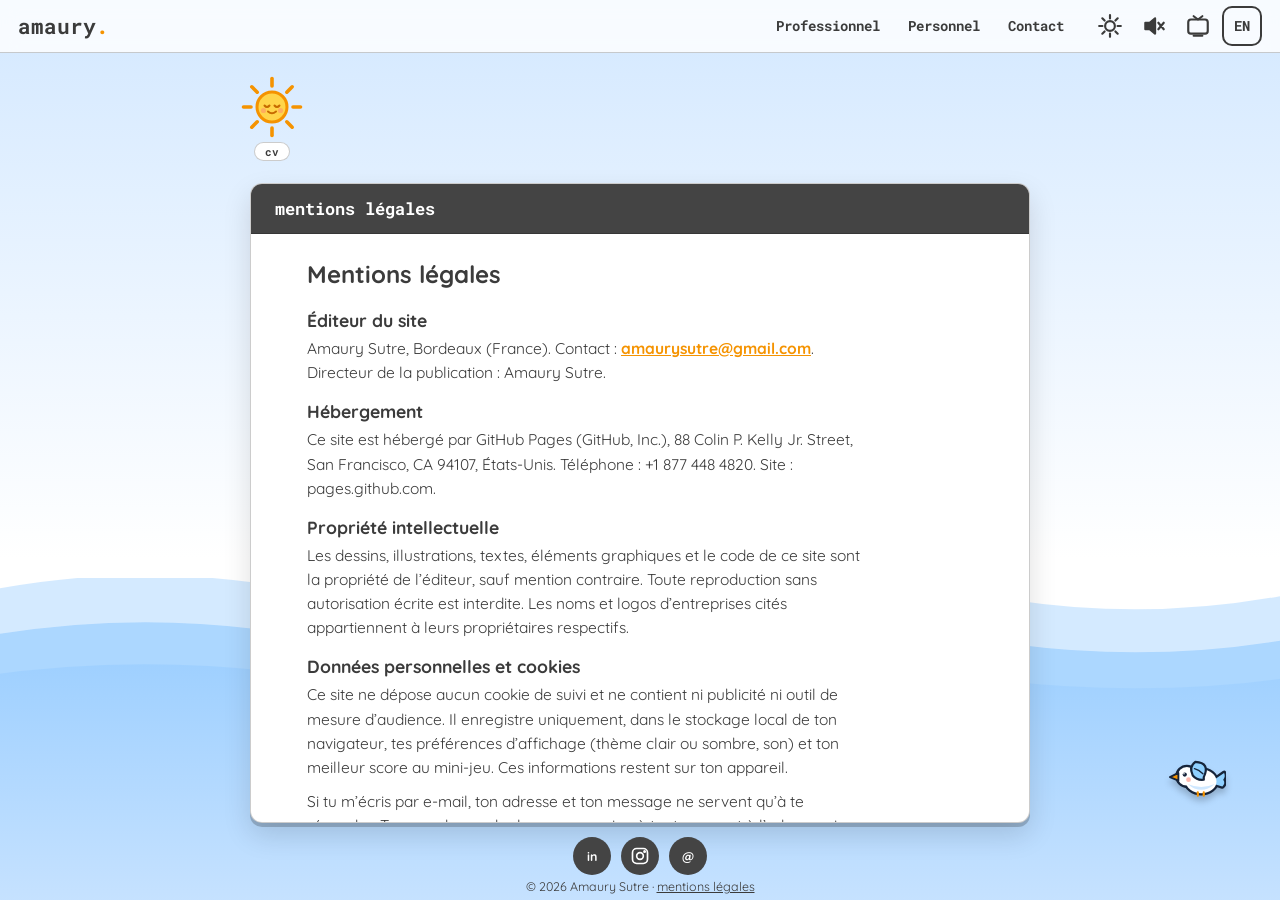
<file: mentions-legales/index.html>
<!doctype html>
<html lang="fr">
<head>
<meta charset="utf-8">
<meta name="viewport" content="width=device-width, initial-scale=1, viewport-fit=cover">
<title>Mentions légales — Amaury Sutre</title>
<meta name="description" content="Mentions légales, hébergeur, propriété intellectuelle et données personnelles du site d’Amaury Sutre.">
<meta name="author" content="Amaury Sutre">
<meta name="build" content="r6-20261109">
<meta name="color-scheme" content="light dark">
<meta name="robots" content="index, follow, max-image-preview:large, max-snippet:-1">
<link rel="canonical" href="https://predatopatate.github.io/mentions-legales/">
<link rel="alternate" hreflang="fr" href="https://predatopatate.github.io/mentions-legales/">
<link rel="alternate" hreflang="en" href="https://predatopatate.github.io/en/legal/">
<link rel="alternate" hreflang="x-default" href="https://predatopatate.github.io/mentions-legales/">
<meta property="og:type" content="website">
<meta property="og:site_name" content="Amaury Sutre">
<meta property="og:title" content="Mentions légales — Amaury Sutre">
<meta property="og:description" content="Mentions légales, hébergeur, propriété intellectuelle et données personnelles du site d’Amaury Sutre.">
<meta property="og:url" content="https://predatopatate.github.io/mentions-legales/">
<meta property="og:image" content="https://predatopatate.github.io/images/og-image.png">
<meta property="og:image:width" content="1200">
<meta property="og:image:height" content="630">
<meta property="og:image:alt" content="Amaury Sutre — content strategist &amp; SEO/GEO">
<meta property="og:locale" content="fr_FR">
<meta name="twitter:card" content="summary_large_image">
<meta name="twitter:title" content="Mentions légales — Amaury Sutre">
<meta name="twitter:description" content="Mentions légales, hébergeur, propriété intellectuelle et données personnelles du site d’Amaury Sutre.">
<link rel="icon" href="/favicon.svg" type="image/svg+xml">
<link rel="preload" href="/fonts/quicksand-400.woff2" as="font" type="font/woff2" crossorigin>
<link rel="preload" href="/fonts/quicksand-700.woff2" as="font" type="font/woff2" crossorigin>
<link rel="preload" href="/fonts/roboto-mono-700.woff2" as="font" type="font/woff2" crossorigin>
<script>try{var t=localStorage.getItem('theme');if(t)document.documentElement.dataset.theme=t;if(localStorage.getItem('crt')==='on')document.documentElement.classList.add('crt')}catch(e){}</script>
<link rel="stylesheet" href="/css/style.css?v=r6-20261109">
<noscript><style>body{overflow:auto!important;display:block!important;height:auto!important}.desk{height:60vh!important}#src,#src[hidden]{display:block!important}#src [data-win]{max-width:760px;margin:20px auto;padding:16px;background:var(--win);color:var(--ink);border-radius:12px}</style></noscript>
<script type="application/ld+json">{"@context": "https://schema.org", "@type": "BreadcrumbList", "itemListElement": [{"@type": "ListItem", "position": 1, "name": "accueil", "item": "https://predatopatate.github.io/"}, {"@type": "ListItem", "position": 2, "name": "mentions légales", "item": "https://predatopatate.github.io/mentions-legales/"}]}</script>
</head>
<body>
<a class="skip" href="#desk">Aller au contenu</a>
<header class="top"><a class="logo" href="/" aria-label="Accueil">amaury<span>.</span></a><nav class="tabs" aria-label="Navigation principale"><a href="/">Professionnel</a><a href="/perso/">Personnel</a><a href="/contact/">Contact</a></nav><div class="tools"><button class="ib" id="tTheme"></button><button class="ib" id="tSfx"></button><button class="ib" id="tCrt"></button><a class="ib lg" id="tLang" href="/en/legal/" hreflang="en" lang="en">EN</a></div></header>
<main class="desk" id="desk">
<div class="stars" id="stars" aria-hidden="true"></div>
<div class="clouds" aria-hidden="true"><i class="cl" style="top:12%;--t:70s;--dl:-10s"></i><i class="cl" style="top:26%;--t:95s;--dl:-55s;transform-origin:left;scale:.7"></i><i class="cl" style="top:40%;--t:80s;--dl:-30s;scale:1.3"></i><i class="cl" style="top:6%;--t:110s;--dl:-80s;scale:.55"></i></div>
<div class="sky" aria-hidden="true">
   <svg viewBox="0 0 2880 320" preserveAspectRatio="none" style="top:-8%;--t:44s;animation-direction:reverse"><path d="M0 40q180-34 360 0t360 0t360 0t360 0t360 0t360 0t360 0t360 0V320H0Z" fill="var(--sky1)" opacity=".45"/></svg>
   <svg viewBox="0 0 2880 320" preserveAspectRatio="none" style="top:6%;--t:30s"><path d="M0 40q180-30 360 0t360 0t360 0t360 0t360 0t360 0t360 0t360 0V320H0Z" fill="var(--sky1)" opacity=".75"/></svg>
   <svg viewBox="0 0 2880 320" preserveAspectRatio="none" style="top:18%;--t:20s"><defs><linearGradient id="g" x1="0" y1="0" x2="0" y2="1"><stop offset="0" stop-color="var(--sky1)"/><stop offset="1" stop-color="var(--sky2)"/></linearGradient></defs><path d="M0 40q180-24 360 0t360 0t360 0t360 0t360 0t360 0t360 0t360 0V320H0Z" fill="url(#g)"/></svg>
  </div>
<div class="stage">
<button class="star" id="star" aria-label="CV"><svg class='sun' viewBox='0 0 64 64' width='64' height='64' aria-hidden='true'><g class='rays' stroke='#f59300' stroke-width='3.6' stroke-linecap='round' fill='none'><path d='M53.0 32.0L60.5 32.0'/><path d='M46.8 46.8L52.2 52.2'/><path d='M32.0 53.0L32.0 60.5'/><path d='M17.2 46.8L11.8 52.2'/><path d='M11.0 32.0L3.5 32.0'/><path d='M17.2 17.2L11.8 11.8'/><path d='M32.0 11.0L32.0 3.5'/><path d='M46.8 17.2L52.2 11.8'/></g><circle cx='32' cy='32' r='15' fill='#ffd54a' stroke='#f59300' stroke-width='3'/><path d='M24.5 30.5q2.5 3 5 0M34.5 30.5q2.5 3 5 0M28 36.5q4 3.6 8 0' stroke='#c76b00' stroke-width='2' fill='none' stroke-linecap='round'/><circle cx='23.5' cy='35.5' r='2.6' fill='#ff9a6a' opacity='.65'/><circle cx='40.5' cy='35.5' r='2.6' fill='#ff9a6a' opacity='.65'/></svg><svg class='moon' viewBox='0 0 64 64' width='64' height='64' aria-hidden='true'><path d='M33.5 10.3A22 22 0 1 0 50.6 39.6A17 17 0 0 1 33.5 10.3Z' fill='#ffe9a8' stroke='#e0b84a' stroke-width='3' stroke-linejoin='round'/><path d='M14 30q2.2 2.6 4.4 0M15 38q3 2.6 6 0' stroke='#b8892a' stroke-width='2' fill='none' stroke-linecap='round'/><circle cx='13' cy='35' r='2.2' fill='#ffa27a' opacity='.6'/><path d='M50 12l1.4 3.2 3.2 1.4-3.2 1.4L50 21l-1.4-3-3.2-1.4 3.2-1.4zM54 36l.9 2 2 .9-2 .9-.9 2-.9-2-2-.9 2-.9z' fill='#ffe9a8'/></svg><span class="stip">cv</span></button>
<section class="win home legal" aria-labelledby="homeT"><header><span id="homeT">mentions légales</span></header><div class="body"><h1>Mentions légales</h1>
<h2>Éditeur du site</h2><p>Amaury Sutre, Bordeaux (France). Contact : <a href="mailto:amaurysutre@gmail.com" data-mail>amaurysutre@gmail.com</a>. Directeur de la publication : Amaury Sutre.</p>
<h2>Hébergement</h2><p>Ce site est hébergé par GitHub Pages (GitHub, Inc.), 88 Colin P. Kelly Jr. Street, San Francisco, CA 94107, États-Unis. Téléphone : +1 877 448 4820. Site : pages.github.com.</p>
<h2>Propriété intellectuelle</h2><p>Les dessins, illustrations, textes, éléments graphiques et le code de ce site sont la propriété de l’éditeur, sauf mention contraire. Toute reproduction sans autorisation écrite est interdite. Les noms et logos d’entreprises cités appartiennent à leurs propriétaires respectifs.</p>
<h2>Données personnelles et cookies</h2><p>Ce site ne dépose aucun cookie de suivi et ne contient ni publicité ni outil de mesure d’audience. Il enregistre uniquement, dans le stockage local de ton navigateur, tes préférences d’affichage (thème clair ou sombre, son) et ton meilleur score au mini-jeu. Ces informations restent sur ton appareil.</p><p>Si tu m’écris par e-mail, ton adresse et ton message ne servent qu’à te répondre. Tu peux demander leur suppression à tout moment à l’adresse ci-dessus. Les pages sont servies par GitHub, qui peut enregistrer des données techniques de connexion (comme l’adresse IP) selon sa propre politique de confidentialité.</p>
<h2>Polices</h2><p>Quicksand et Roboto Mono, sous licence SIL Open Font License, hébergées sur ce site.</p>
<h2>Dernière mise à jour</h2><p>5 novembre 2026.</p></div></section></div>
<footer class="foot"><div><a class="soc" href="https://www.linkedin.com/in/amaury-sutre" target="_blank" rel="noopener" aria-label="LinkedIn">in</a><a class="soc" href="https://www.instagram.com/amaurysutre/" target="_blank" rel="noopener" aria-label="Instagram"><svg viewBox="0 0 24 24" width="20" height="20" fill="none" stroke="currentColor" stroke-width="2" aria-hidden="true"><rect x="3" y="3" width="18" height="18" rx="5"/><circle cx="12" cy="12" r="4"/><circle cx="17.5" cy="6.5" r=".8" fill="currentColor"/></svg></a><a class="soc" href="mailto:amaurysutre@gmail.com" data-mail aria-label="E-mail">@</a></div>© 2026 Amaury Sutre · <a href="/mentions-legales/">mentions légales</a></footer>
<div id="pet"><div class="rot"><svg viewBox="0 0 68 52" width="58" height="44" aria-hidden="true"><g stroke="#16243a" stroke-width="5.4" stroke-linejoin="round" fill="#16243a"><path d="M12 27L2 20Q0 24 3 28Q0 32 4 36L14 33Z"/><ellipse cx="29" cy="30" rx="18" ry="14"/><circle cx="46" cy="24" r="11"/></g><path d="M12 27L2 20Q0 24 3 28Q0 32 4 36L14 33Z" fill="#8fd0ff"/><ellipse cx="29" cy="30" rx="18" ry="14" fill="#fff"/><circle cx="46" cy="24" r="11" fill="#fff"/><path d="M13 33Q29 47 45 33Q29 40 13 33Z" fill="#cfe8ff"/><path d="M56 20L66 25L56 29Z" fill="#f59300" stroke="#16243a" stroke-width="2.2" stroke-linejoin="round"/><g class="wing"><path d="M26 25Q18 8 36 7Q44 13 39 23Q34 29 26 28Z" fill="#8fd0ff" stroke="#16243a" stroke-width="2.6" stroke-linejoin="round"/><path d="M27 21Q32 16 37 15" stroke="#16243a" stroke-width="1.6" fill="none" stroke-linecap="round"/></g><g class="beye"><circle cx="48.5" cy="22" r="2.5" fill="#16243a"/><circle cx="49.4" cy="21.1" r=".9" fill="#fff"/></g><circle cx="44" cy="28" r="2.8" fill="#ff9a8a" opacity=".7"/><path d="M26 43v4M33 43v4" stroke="#f59300" stroke-width="2.6" stroke-linecap="round"/></svg></div></div>
</main>
<div id="lb" role="dialog" aria-modal="true"><button class="lbn" id="lbp" aria-label="Précédent">‹</button><button class="lbn" id="lbn" aria-label="Suivant">›</button><button class="lbn" id="lbx" aria-label="Fermer">×</button></div>
<div id="mm" role="dialog" aria-modal="true"><div class="mbox"><p id="mmt" class="mt"></p><p id="mmp"></p><div id="mmo"></div><div class="mrow"><button id="mmc"></button><button id="mmx"></button></div></div></div>
<div id="src" hidden>
<section data-win="cv" data-title="cv" data-w="600"><h2 class="sr">CV</h2><div class="callout">tu as trouvé le bonus ! voici mon CV en PDF, à télécharger :)</div><div class="cvbox"><a class="cvprev" href="/images/cv-fr.jpg" data-zoom aria-label="Agrandir l’aperçu du CV"><img src="/images/cv-fr.jpg" alt="Aperçu du CV d’Amaury Sutre (PDF)" width="440" height="622"></a><div class="cvinfo"><h3 class="cvh">CV — Amaury Sutre</h3><p class="meta">PDF · français</p><p>Content strategist &amp; spécialiste SEO/GEO : expériences, formation, compétences.</p><p class="cvbtns"><a class="btn" href="/cv/CV-Amaury-Sutre-FR.pdf" download>télécharger</a> <a class="btn ghost" href="/cv/CV-Amaury-Sutre-FR.pdf" target="_blank" rel="noopener">ouvrir dans un onglet</a></p></div></div></section>
<section data-win="game" data-title="chasse aux mots-clés" data-w="520"><h2 class="sr">Chasse aux mots-clés</h2><div class="gm" data-gm><div class="gh"><span>score <b data-sc>0</b></span><span>temps <b data-tm>30</b></span><span>record <b data-hi>0</b></span></div><div class="ga" data-ga><div class="gi">Clique les mots-clés avant qu’ils s’envolent. Évite les rouges !</div></div><a class="btn" href="#" data-gstart>jouer</a></div></section>
</div>
<script src="/js/app.js?v=r6-20261109" defer></script>
</body>
</html>
</file>
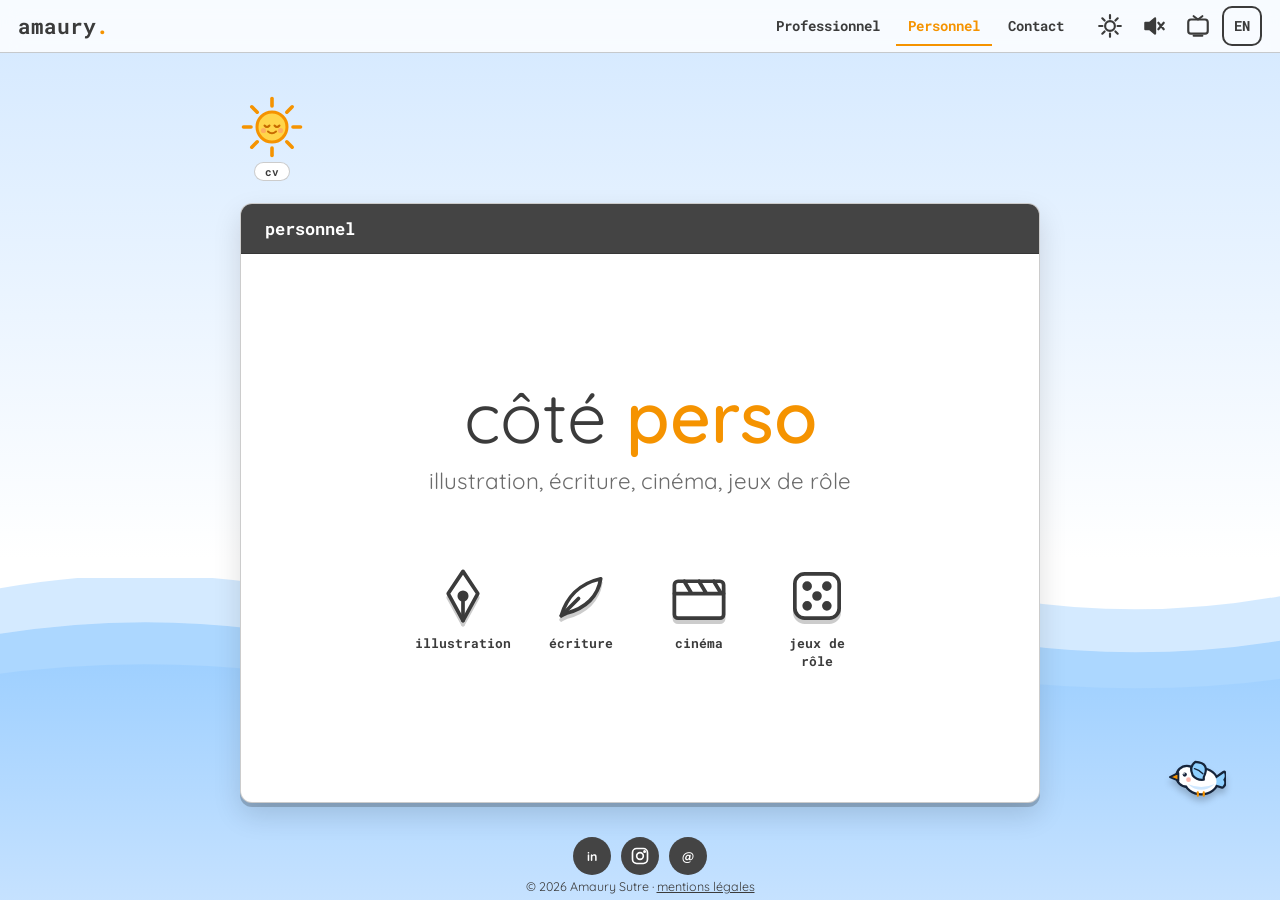
<file: perso/index.html>
<!doctype html>
<html lang="fr">
<head>
<meta charset="utf-8">
<meta name="viewport" content="width=device-width, initial-scale=1, viewport-fit=cover">
<title>Amaury Sutre — Illustration, écriture et jeux de rôle</title>
<meta name="description" content="Le côté personnel d’Amaury Sutre : ses dessins d’Inktober 2026, l’écriture, le cinéma et les jeux de rôle.">
<meta name="author" content="Amaury Sutre">
<meta name="build" content="r6-20261109">
<meta name="color-scheme" content="light dark">
<meta name="robots" content="index, follow, max-image-preview:large, max-snippet:-1">
<link rel="canonical" href="https://predatopatate.github.io/perso/">
<link rel="alternate" hreflang="fr" href="https://predatopatate.github.io/perso/">
<link rel="alternate" hreflang="en" href="https://predatopatate.github.io/en/personal/">
<link rel="alternate" hreflang="x-default" href="https://predatopatate.github.io/perso/">
<meta property="og:type" content="website">
<meta property="og:site_name" content="Amaury Sutre">
<meta property="og:title" content="Amaury Sutre — Illustration, écriture et jeux de rôle">
<meta property="og:description" content="Le côté personnel d’Amaury Sutre : ses dessins d’Inktober 2026, l’écriture, le cinéma et les jeux de rôle.">
<meta property="og:url" content="https://predatopatate.github.io/perso/">
<meta property="og:image" content="https://predatopatate.github.io/images/og-image.png">
<meta property="og:image:width" content="1200">
<meta property="og:image:height" content="630">
<meta property="og:image:alt" content="Amaury Sutre — content strategist &amp; SEO/GEO">
<meta property="og:locale" content="fr_FR">
<meta name="twitter:card" content="summary_large_image">
<meta name="twitter:title" content="Amaury Sutre — Illustration, écriture et jeux de rôle">
<meta name="twitter:description" content="Le côté personnel d’Amaury Sutre : ses dessins d’Inktober 2026, l’écriture, le cinéma et les jeux de rôle.">
<link rel="icon" href="/favicon.svg" type="image/svg+xml">
<link rel="preload" href="/fonts/quicksand-400.woff2" as="font" type="font/woff2" crossorigin>
<link rel="preload" href="/fonts/quicksand-700.woff2" as="font" type="font/woff2" crossorigin>
<link rel="preload" href="/fonts/roboto-mono-700.woff2" as="font" type="font/woff2" crossorigin>
<script>try{var t=localStorage.getItem('theme');if(t)document.documentElement.dataset.theme=t;if(localStorage.getItem('crt')==='on')document.documentElement.classList.add('crt')}catch(e){}</script>
<link rel="stylesheet" href="/css/style.css?v=r6-20261109">
<noscript><style>body{overflow:auto!important;display:block!important;height:auto!important}.desk{height:60vh!important}#src,#src[hidden]{display:block!important}#src [data-win]{max-width:760px;margin:20px auto;padding:16px;background:var(--win);color:var(--ink);border-radius:12px}</style></noscript>
<script type="application/ld+json">{"@context": "https://schema.org", "@type": "BreadcrumbList", "itemListElement": [{"@type": "ListItem", "position": 1, "name": "Professionnel", "item": "https://predatopatate.github.io/"}, {"@type": "ListItem", "position": 2, "name": "Personnel", "item": "https://predatopatate.github.io/perso/"}]}</script>
</head>
<body>
<a class="skip" href="#desk">Aller au contenu</a>
<header class="top"><a class="logo" href="/" aria-label="Accueil">amaury<span>.</span></a><nav class="tabs" aria-label="Navigation principale"><a href="/">Professionnel</a><a href="/perso/" aria-current="true">Personnel</a><a href="/contact/">Contact</a></nav><div class="tools"><button class="ib" id="tTheme"></button><button class="ib" id="tSfx"></button><button class="ib" id="tCrt"></button><a class="ib lg" id="tLang" href="/en/personal/" hreflang="en" lang="en">EN</a></div></header>
<main class="desk" id="desk">
<div class="stars" id="stars" aria-hidden="true"></div>
<div class="clouds" aria-hidden="true"><i class="cl" style="top:12%;--t:70s;--dl:-10s"></i><i class="cl" style="top:26%;--t:95s;--dl:-55s;transform-origin:left;scale:.7"></i><i class="cl" style="top:40%;--t:80s;--dl:-30s;scale:1.3"></i><i class="cl" style="top:6%;--t:110s;--dl:-80s;scale:.55"></i></div>
<div class="sky" aria-hidden="true">
   <svg viewBox="0 0 2880 320" preserveAspectRatio="none" style="top:-8%;--t:44s;animation-direction:reverse"><path d="M0 40q180-34 360 0t360 0t360 0t360 0t360 0t360 0t360 0t360 0V320H0Z" fill="var(--sky1)" opacity=".45"/></svg>
   <svg viewBox="0 0 2880 320" preserveAspectRatio="none" style="top:6%;--t:30s"><path d="M0 40q180-30 360 0t360 0t360 0t360 0t360 0t360 0t360 0t360 0V320H0Z" fill="var(--sky1)" opacity=".75"/></svg>
   <svg viewBox="0 0 2880 320" preserveAspectRatio="none" style="top:18%;--t:20s"><defs><linearGradient id="g" x1="0" y1="0" x2="0" y2="1"><stop offset="0" stop-color="var(--sky1)"/><stop offset="1" stop-color="var(--sky2)"/></linearGradient></defs><path d="M0 40q180-24 360 0t360 0t360 0t360 0t360 0t360 0t360 0t360 0V320H0Z" fill="url(#g)"/></svg>
  </div>
<div class="stage">
<button class="star" id="star" aria-label="CV"><svg class='sun' viewBox='0 0 64 64' width='64' height='64' aria-hidden='true'><g class='rays' stroke='#f59300' stroke-width='3.6' stroke-linecap='round' fill='none'><path d='M53.0 32.0L60.5 32.0'/><path d='M46.8 46.8L52.2 52.2'/><path d='M32.0 53.0L32.0 60.5'/><path d='M17.2 46.8L11.8 52.2'/><path d='M11.0 32.0L3.5 32.0'/><path d='M17.2 17.2L11.8 11.8'/><path d='M32.0 11.0L32.0 3.5'/><path d='M46.8 17.2L52.2 11.8'/></g><circle cx='32' cy='32' r='15' fill='#ffd54a' stroke='#f59300' stroke-width='3'/><path d='M24.5 30.5q2.5 3 5 0M34.5 30.5q2.5 3 5 0M28 36.5q4 3.6 8 0' stroke='#c76b00' stroke-width='2' fill='none' stroke-linecap='round'/><circle cx='23.5' cy='35.5' r='2.6' fill='#ff9a6a' opacity='.65'/><circle cx='40.5' cy='35.5' r='2.6' fill='#ff9a6a' opacity='.65'/></svg><svg class='moon' viewBox='0 0 64 64' width='64' height='64' aria-hidden='true'><path d='M33.5 10.3A22 22 0 1 0 50.6 39.6A17 17 0 0 1 33.5 10.3Z' fill='#ffe9a8' stroke='#e0b84a' stroke-width='3' stroke-linejoin='round'/><path d='M14 30q2.2 2.6 4.4 0M15 38q3 2.6 6 0' stroke='#b8892a' stroke-width='2' fill='none' stroke-linecap='round'/><circle cx='13' cy='35' r='2.2' fill='#ffa27a' opacity='.6'/><path d='M50 12l1.4 3.2 3.2 1.4-3.2 1.4L50 21l-1.4-3-3.2-1.4 3.2-1.4zM54 36l.9 2 2 .9-2 .9-.9 2-.9-2-2-.9 2-.9z' fill='#ffe9a8'/></svg><span class="stip">cv</span></button>
<section class="win home" aria-labelledby="homeT"><header><span id="homeT">personnel</span></header><div class="hero" id="hero"><h1><span>côté </span><b>perso</b><small style="display:block;margin-top:12px;font-size:clamp(1rem,2.4vw,1.4rem);font-weight:400;color:var(--mute);line-height:1.3">illustration, écriture, cinéma, jeux de rôle</small></h1><nav id="icons" aria-label="Sections"><a class="ico" href="#draw" data-k="draw"><svg viewBox="0 0 52 52" width="64" height="64" fill="var(--win)" stroke="currentColor" stroke-width="3" stroke-linecap="round" stroke-linejoin="round" aria-hidden="true"><path d="M26 6l12 18-12 22L14 24z"/><circle cx="26" cy="26" r="3" fill="currentColor"/><path d="M26 29v17"/></svg><b>illustration</b></a><a class="ico" href="#write" data-k="write"><svg viewBox="0 0 52 52" width="64" height="64" fill="var(--win)" stroke="currentColor" stroke-width="3" stroke-linecap="round" stroke-linejoin="round" aria-hidden="true"><path d="M10 42c4-14 14-26 32-30-2 14-12 24-28 28z"/><path d="M10 42l14-14"/></svg><b>écriture</b></a><a class="ico" href="#cinema" data-k="cinema"><svg viewBox="0 0 52 52" width="64" height="64" fill="var(--win)" stroke="currentColor" stroke-width="3" stroke-linecap="round" stroke-linejoin="round" aria-hidden="true"><rect x="6" y="14" width="40" height="30" rx="3"/><path d="M6 24h40M14 14l6 10M26 14l6 10M38 14l6 10"/></svg><b>cinéma</b></a><a class="ico" href="#games" data-k="games"><svg viewBox="0 0 52 52" width="64" height="64" fill="var(--win)" stroke="currentColor" stroke-width="3" stroke-linecap="round" stroke-linejoin="round" aria-hidden="true"><rect x="8" y="8" width="36" height="36" rx="8"/><circle cx="18" cy="18" r="2.4" fill="currentColor"/><circle cx="34" cy="18" r="2.4" fill="currentColor"/><circle cx="26" cy="26" r="2.4" fill="currentColor"/><circle cx="18" cy="34" r="2.4" fill="currentColor"/><circle cx="34" cy="34" r="2.4" fill="currentColor"/></svg><b>jeux de rôle</b></a></nav></div></section></div>
<footer class="foot"><div><a class="soc" href="https://www.linkedin.com/in/amaury-sutre" target="_blank" rel="noopener" aria-label="LinkedIn">in</a><a class="soc" href="https://www.instagram.com/amaurysutre/" target="_blank" rel="noopener" aria-label="Instagram"><svg viewBox="0 0 24 24" width="20" height="20" fill="none" stroke="currentColor" stroke-width="2" aria-hidden="true"><rect x="3" y="3" width="18" height="18" rx="5"/><circle cx="12" cy="12" r="4"/><circle cx="17.5" cy="6.5" r=".8" fill="currentColor"/></svg></a><a class="soc" href="mailto:amaurysutre@gmail.com" data-mail aria-label="E-mail">@</a></div>© 2026 Amaury Sutre · <a href="/mentions-legales/">mentions légales</a></footer>
<div id="pet"><div class="rot"><svg viewBox="0 0 68 52" width="58" height="44" aria-hidden="true"><g stroke="#16243a" stroke-width="5.4" stroke-linejoin="round" fill="#16243a"><path d="M12 27L2 20Q0 24 3 28Q0 32 4 36L14 33Z"/><ellipse cx="29" cy="30" rx="18" ry="14"/><circle cx="46" cy="24" r="11"/></g><path d="M12 27L2 20Q0 24 3 28Q0 32 4 36L14 33Z" fill="#8fd0ff"/><ellipse cx="29" cy="30" rx="18" ry="14" fill="#fff"/><circle cx="46" cy="24" r="11" fill="#fff"/><path d="M13 33Q29 47 45 33Q29 40 13 33Z" fill="#cfe8ff"/><path d="M56 20L66 25L56 29Z" fill="#f59300" stroke="#16243a" stroke-width="2.2" stroke-linejoin="round"/><g class="wing"><path d="M26 25Q18 8 36 7Q44 13 39 23Q34 29 26 28Z" fill="#8fd0ff" stroke="#16243a" stroke-width="2.6" stroke-linejoin="round"/><path d="M27 21Q32 16 37 15" stroke="#16243a" stroke-width="1.6" fill="none" stroke-linecap="round"/></g><g class="beye"><circle cx="48.5" cy="22" r="2.5" fill="#16243a"/><circle cx="49.4" cy="21.1" r=".9" fill="#fff"/></g><circle cx="44" cy="28" r="2.8" fill="#ff9a8a" opacity=".7"/><path d="M26 43v4M33 43v4" stroke="#f59300" stroke-width="2.6" stroke-linecap="round"/></svg></div></div>
</main>
<div id="lb" role="dialog" aria-modal="true"><button class="lbn" id="lbp" aria-label="Précédent">‹</button><button class="lbn" id="lbn" aria-label="Suivant">›</button><button class="lbn" id="lbx" aria-label="Fermer">×</button></div>
<div id="mm" role="dialog" aria-modal="true"><div class="mbox"><p id="mmt" class="mt"></p><p id="mmp"></p><div id="mmo"></div><div class="mrow"><button id="mmc"></button><button id="mmx"></button></div></div></div>
<div id="src" hidden>
<section data-win="draw" data-title="illustration" data-w="980"><h2 class="sr">Illustration</h2><p class="more" style="margin-top:0">Inktober 2026 : 31 jours, 31 dessins. Suis le chemin de 1 à 31, survole pour agrandir, clique pour zoomer.</p><div data-snake><ul class="ink-src"><li><img src="/images/ink-01.jpg" alt="Dessin Inktober 2026, jour 1" loading="lazy" width="800" height="800"></li><li><img src="/images/ink-02.jpg" alt="Dessin Inktober 2026, jour 2" loading="lazy" width="800" height="800"></li><li><img src="/images/ink-03.jpg" alt="Dessin Inktober 2026, jour 3" loading="lazy" width="800" height="800"></li><li><img src="/images/ink-04.jpg" alt="Dessin Inktober 2026, jour 4" loading="lazy" width="800" height="800"></li><li><img src="/images/ink-05.jpg" alt="Dessin Inktober 2026, jour 5" loading="lazy" width="800" height="800"></li><li><img src="/images/ink-06.jpg" alt="Dessin Inktober 2026, jour 6" loading="lazy" width="800" height="800"></li><li><img src="/images/ink-07.jpg" alt="Dessin Inktober 2026, jour 7" loading="lazy" width="800" height="800"></li><li><img src="/images/ink-08.jpg" alt="Dessin Inktober 2026, jour 8" loading="lazy" width="800" height="800"></li><li><img src="/images/ink-09.jpg" alt="Dessin Inktober 2026, jour 9" loading="lazy" width="800" height="800"></li><li><img src="/images/ink-10.jpg" alt="Dessin Inktober 2026, jour 10" loading="lazy" width="800" height="800"></li><li><img src="/images/ink-11.jpg" alt="Dessin Inktober 2026, jour 11" loading="lazy" width="800" height="800"></li><li><img src="/images/ink-12.jpg" alt="Dessin Inktober 2026, jour 12" loading="lazy" width="800" height="800"></li><li><img src="/images/ink-13.jpg" alt="Dessin Inktober 2026, jour 13" loading="lazy" width="800" height="800"></li><li><img src="/images/ink-14.jpg" alt="Dessin Inktober 2026, jour 14" loading="lazy" width="800" height="800"></li><li><img src="/images/ink-15.jpg" alt="Dessin Inktober 2026, jour 15" loading="lazy" width="800" height="800"></li><li><img src="/images/ink-16.jpg" alt="Dessin Inktober 2026, jour 16" loading="lazy" width="800" height="800"></li><li><img src="/images/ink-17.jpg" alt="Dessin Inktober 2026, jour 17" loading="lazy" width="800" height="800"></li><li><img src="/images/ink-18.jpg" alt="Dessin Inktober 2026, jour 18" loading="lazy" width="800" height="800"></li><li><img src="/images/ink-19.jpg" alt="Dessin Inktober 2026, jour 19" loading="lazy" width="800" height="800"></li><li><img src="/images/ink-20.jpg" alt="Dessin Inktober 2026, jour 20" loading="lazy" width="800" height="800"></li><li><img src="/images/ink-21.jpg" alt="Dessin Inktober 2026, jour 21" loading="lazy" width="800" height="800"></li><li><img src="/images/ink-22.jpg" alt="Dessin Inktober 2026, jour 22" loading="lazy" width="800" height="800"></li><li><img src="/images/ink-23.jpg" alt="Dessin Inktober 2026, jour 23" loading="lazy" width="800" height="800"></li><li><img src="/images/ink-24.jpg" alt="Dessin Inktober 2026, jour 24" loading="lazy" width="800" height="800"></li><li><img src="/images/ink-25.jpg" alt="Dessin Inktober 2026, jour 25" loading="lazy" width="800" height="800"></li><li><img src="/images/ink-26.jpg" alt="Dessin Inktober 2026, jour 26" loading="lazy" width="800" height="800"></li><li><img src="/images/ink-27.jpg" alt="Dessin Inktober 2026, jour 27" loading="lazy" width="800" height="800"></li><li><img src="/images/ink-28.jpg" alt="Dessin Inktober 2026, jour 28" loading="lazy" width="800" height="800"></li><li><img src="/images/ink-29.jpg" alt="Dessin Inktober 2026, jour 29" loading="lazy" width="800" height="800"></li><li><img src="/images/ink-30.jpg" alt="Dessin Inktober 2026, jour 30" loading="lazy" width="800" height="800"></li><li><img src="/images/ink-31.jpg" alt="Dessin Inktober 2026, jour 31" loading="lazy" width="800" height="800"></li></ul></div><div class="cvbox igbox"><a class="cvprev igprev" href="https://www.instagram.com/amaurysutre/" target="_blank" rel="noopener" aria-label="Ouvrir le compte Instagram d’Amaury Sutre"><img src="/images/instagram.jpg" alt="Aperçu du compte Instagram @amaurysutre" width="440" height="330" loading="lazy"></a><div class="cvinfo"><h3 class="cvh">Instagram · @amaurysutre</h3><p class="meta">dessins</p><p>Retrouve mes dessins sur mon compte Instagram.</p><p class="cvbtns"><a class="btn" href="https://www.instagram.com/amaurysutre/" target="_blank" rel="noopener">voir le compte</a></p></div></div></section>
<section data-win="write" data-title="écriture" data-w="560"><h2 class="sr">Écriture</h2><div class="callout">bientôt : mes textes</div><p>Poésie et écriture : un espace pour partager des textes, des extraits et des projets en cours.</p></section>
<section data-win="cinema" data-title="cinéma" data-w="560"><h2 class="sr">Cinéma</h2><div class="callout">bientôt : mes coups de cœur</div><p>Un espace pour mes films préférés et mes avis.</p></section>
<section data-win="games" data-title="jeux de rôle" data-w="560"><h2 class="sr">Jeux de rôle</h2><div class="callout">bientôt : mes campagnes</div><p>J’anime des parties de jeux de rôle : un espace pour parler de mes campagnes et de mes jeux.</p></section>
<section data-win="cv" data-title="cv" data-w="600"><h2 class="sr">CV</h2><div class="callout">tu as trouvé le bonus ! voici mon CV en PDF, à télécharger :)</div><div class="cvbox"><a class="cvprev" href="/images/cv-fr.jpg" data-zoom aria-label="Agrandir l’aperçu du CV"><img src="/images/cv-fr.jpg" alt="Aperçu du CV d’Amaury Sutre (PDF)" width="440" height="622"></a><div class="cvinfo"><h3 class="cvh">CV — Amaury Sutre</h3><p class="meta">PDF · français</p><p>Content strategist &amp; spécialiste SEO/GEO : expériences, formation, compétences.</p><p class="cvbtns"><a class="btn" href="/cv/CV-Amaury-Sutre-FR.pdf" download>télécharger</a> <a class="btn ghost" href="/cv/CV-Amaury-Sutre-FR.pdf" target="_blank" rel="noopener">ouvrir dans un onglet</a></p></div></div></section>
<section data-win="game" data-title="chasse aux mots-clés" data-w="520"><h2 class="sr">Chasse aux mots-clés</h2><div class="gm" data-gm><div class="gh"><span>score <b data-sc>0</b></span><span>temps <b data-tm>30</b></span><span>record <b data-hi>0</b></span></div><div class="ga" data-ga><div class="gi">Clique les mots-clés avant qu’ils s’envolent. Évite les rouges !</div></div><a class="btn" href="#" data-gstart>jouer</a></div></section>
</div>
<script src="/js/app.js?v=r6-20261109" defer></script>
</body>
</html>
</file>
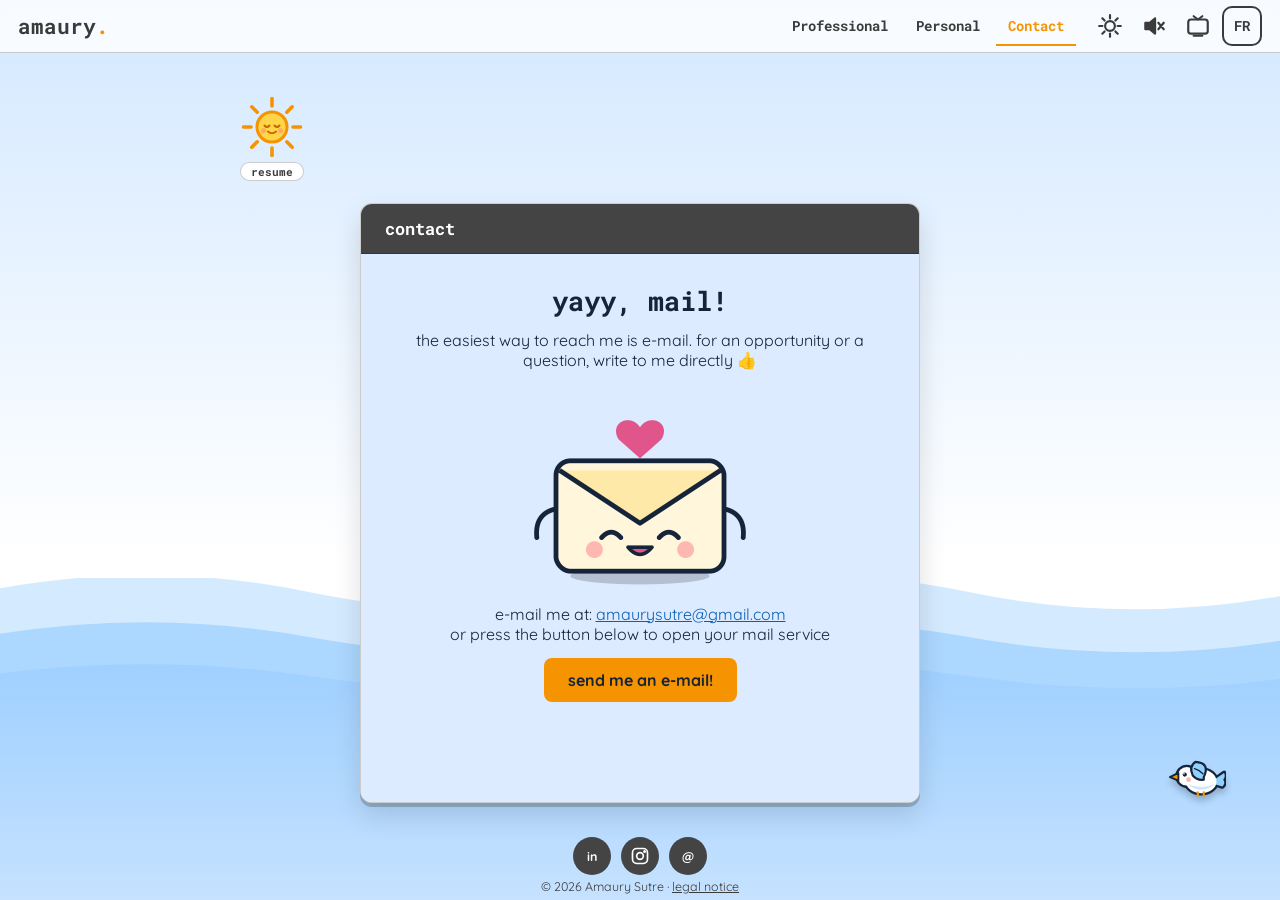
<file: en/contact/index.html>
<!doctype html>
<html lang="en">
<head>
<meta charset="utf-8">
<meta name="viewport" content="width=device-width, initial-scale=1, viewport-fit=cover">
<title>Contact Amaury Sutre — SEO &amp; content strategy</title>
<meta name="description" content="Get in touch with Amaury Sutre, content strategist and SEO/GEO specialist based in Bordeaux: e-mail, LinkedIn and Instagram.">
<meta name="author" content="Amaury Sutre">
<meta name="build" content="r6-20261109">
<meta name="color-scheme" content="light dark">
<meta name="robots" content="index, follow, max-image-preview:large, max-snippet:-1">
<link rel="canonical" href="https://predatopatate.github.io/en/contact/">
<link rel="alternate" hreflang="en" href="https://predatopatate.github.io/en/contact/">
<link rel="alternate" hreflang="fr" href="https://predatopatate.github.io/contact/">
<link rel="alternate" hreflang="x-default" href="https://predatopatate.github.io/contact/">
<meta property="og:type" content="website">
<meta property="og:site_name" content="Amaury Sutre">
<meta property="og:title" content="Contact Amaury Sutre — SEO &amp; content strategy">
<meta property="og:description" content="Get in touch with Amaury Sutre, content strategist and SEO/GEO specialist based in Bordeaux: e-mail, LinkedIn and Instagram.">
<meta property="og:url" content="https://predatopatate.github.io/en/contact/">
<meta property="og:image" content="https://predatopatate.github.io/images/og-image.png">
<meta property="og:image:width" content="1200">
<meta property="og:image:height" content="630">
<meta property="og:image:alt" content="Amaury Sutre — content strategist &amp; SEO/GEO">
<meta property="og:locale" content="en_US">
<meta name="twitter:card" content="summary_large_image">
<meta name="twitter:title" content="Contact Amaury Sutre — SEO &amp; content strategy">
<meta name="twitter:description" content="Get in touch with Amaury Sutre, content strategist and SEO/GEO specialist based in Bordeaux: e-mail, LinkedIn and Instagram.">
<link rel="icon" href="/favicon.svg" type="image/svg+xml">
<link rel="preload" href="/fonts/quicksand-400.woff2" as="font" type="font/woff2" crossorigin>
<link rel="preload" href="/fonts/quicksand-700.woff2" as="font" type="font/woff2" crossorigin>
<link rel="preload" href="/fonts/roboto-mono-700.woff2" as="font" type="font/woff2" crossorigin>
<script>try{var t=localStorage.getItem('theme');if(t)document.documentElement.dataset.theme=t;if(localStorage.getItem('crt')==='on')document.documentElement.classList.add('crt')}catch(e){}</script>
<link rel="stylesheet" href="/css/style.css?v=r6-20261109">
<noscript><style>body{overflow:auto!important;display:block!important;height:auto!important}.desk{height:60vh!important}#src,#src[hidden]{display:block!important}#src [data-win]{max-width:760px;margin:20px auto;padding:16px;background:var(--win);color:var(--ink);border-radius:12px}</style></noscript>
<script type="application/ld+json">{"@context": "https://schema.org", "@type": "BreadcrumbList", "itemListElement": [{"@type": "ListItem", "position": 1, "name": "Professional", "item": "https://predatopatate.github.io/en/"}, {"@type": "ListItem", "position": 2, "name": "Contact", "item": "https://predatopatate.github.io/en/contact/"}]}</script>
</head>
<body>
<a class="skip" href="#desk">Skip to content</a>
<header class="top"><a class="logo" href="/en/" aria-label="Home">amaury<span>.</span></a><nav class="tabs" aria-label="Main navigation"><a href="/en/">Professional</a><a href="/en/personal/">Personal</a><a href="/en/contact/" aria-current="true">Contact</a></nav><div class="tools"><button class="ib" id="tTheme"></button><button class="ib" id="tSfx"></button><button class="ib" id="tCrt"></button><a class="ib lg" id="tLang" href="/contact/" hreflang="fr" lang="fr">FR</a></div></header>
<main class="desk" id="desk">
<div class="stars" id="stars" aria-hidden="true"></div>
<div class="clouds" aria-hidden="true"><i class="cl" style="top:12%;--t:70s;--dl:-10s"></i><i class="cl" style="top:26%;--t:95s;--dl:-55s;transform-origin:left;scale:.7"></i><i class="cl" style="top:40%;--t:80s;--dl:-30s;scale:1.3"></i><i class="cl" style="top:6%;--t:110s;--dl:-80s;scale:.55"></i></div>
<div class="sky" aria-hidden="true">
   <svg viewBox="0 0 2880 320" preserveAspectRatio="none" style="top:-8%;--t:44s;animation-direction:reverse"><path d="M0 40q180-34 360 0t360 0t360 0t360 0t360 0t360 0t360 0t360 0V320H0Z" fill="var(--sky1)" opacity=".45"/></svg>
   <svg viewBox="0 0 2880 320" preserveAspectRatio="none" style="top:6%;--t:30s"><path d="M0 40q180-30 360 0t360 0t360 0t360 0t360 0t360 0t360 0t360 0V320H0Z" fill="var(--sky1)" opacity=".75"/></svg>
   <svg viewBox="0 0 2880 320" preserveAspectRatio="none" style="top:18%;--t:20s"><defs><linearGradient id="g" x1="0" y1="0" x2="0" y2="1"><stop offset="0" stop-color="var(--sky1)"/><stop offset="1" stop-color="var(--sky2)"/></linearGradient></defs><path d="M0 40q180-24 360 0t360 0t360 0t360 0t360 0t360 0t360 0t360 0V320H0Z" fill="url(#g)"/></svg>
  </div>
<div class="stage">
<button class="star" id="star" aria-label="Resume"><svg class='sun' viewBox='0 0 64 64' width='64' height='64' aria-hidden='true'><g class='rays' stroke='#f59300' stroke-width='3.6' stroke-linecap='round' fill='none'><path d='M53.0 32.0L60.5 32.0'/><path d='M46.8 46.8L52.2 52.2'/><path d='M32.0 53.0L32.0 60.5'/><path d='M17.2 46.8L11.8 52.2'/><path d='M11.0 32.0L3.5 32.0'/><path d='M17.2 17.2L11.8 11.8'/><path d='M32.0 11.0L32.0 3.5'/><path d='M46.8 17.2L52.2 11.8'/></g><circle cx='32' cy='32' r='15' fill='#ffd54a' stroke='#f59300' stroke-width='3'/><path d='M24.5 30.5q2.5 3 5 0M34.5 30.5q2.5 3 5 0M28 36.5q4 3.6 8 0' stroke='#c76b00' stroke-width='2' fill='none' stroke-linecap='round'/><circle cx='23.5' cy='35.5' r='2.6' fill='#ff9a6a' opacity='.65'/><circle cx='40.5' cy='35.5' r='2.6' fill='#ff9a6a' opacity='.65'/></svg><svg class='moon' viewBox='0 0 64 64' width='64' height='64' aria-hidden='true'><path d='M33.5 10.3A22 22 0 1 0 50.6 39.6A17 17 0 0 1 33.5 10.3Z' fill='#ffe9a8' stroke='#e0b84a' stroke-width='3' stroke-linejoin='round'/><path d='M14 30q2.2 2.6 4.4 0M15 38q3 2.6 6 0' stroke='#b8892a' stroke-width='2' fill='none' stroke-linecap='round'/><circle cx='13' cy='35' r='2.2' fill='#ffa27a' opacity='.6'/><path d='M50 12l1.4 3.2 3.2 1.4-3.2 1.4L50 21l-1.4-3-3.2-1.4 3.2-1.4zM54 36l.9 2 2 .9-2 .9-.9 2-.9-2-2-.9 2-.9z' fill='#ffe9a8'/></svg><span class="stip">resume</span></button>
<section class="win home blue" aria-labelledby="homeT"><header><span id="homeT">contact</span></header><div class="hero" id="hero"><h1 class="sr">Contact Amaury Sutre — SEO &amp; content strategy</h1><div class="cx"><h2>yayy, mail!</h2><p>the easiest way to reach me is e-mail. for an opportunity or a question, write to me directly 👍</p><div class="cimg"><img src="/images/contact.png" alt="" width="240" height="204"></div><p>e-mail me at: <a data-copy data-tip="copy to clipboard" href="mailto:amaurysutre@gmail.com">amaurysutre@gmail.com</a><br>or press the button below to open your mail service</p><a class="btn2" data-mail href="mailto:amaurysutre@gmail.com">send me an e-mail!</a></div></div></section></div>
<footer class="foot"><div><a class="soc" href="https://www.linkedin.com/in/amaury-sutre" target="_blank" rel="noopener" aria-label="LinkedIn">in</a><a class="soc" href="https://www.instagram.com/amaurysutre/" target="_blank" rel="noopener" aria-label="Instagram"><svg viewBox="0 0 24 24" width="20" height="20" fill="none" stroke="currentColor" stroke-width="2" aria-hidden="true"><rect x="3" y="3" width="18" height="18" rx="5"/><circle cx="12" cy="12" r="4"/><circle cx="17.5" cy="6.5" r=".8" fill="currentColor"/></svg></a><a class="soc" href="mailto:amaurysutre@gmail.com" data-mail aria-label="E-mail">@</a></div>© 2026 Amaury Sutre · <a href="/en/legal/">legal notice</a></footer>
<div id="pet"><div class="rot"><svg viewBox="0 0 68 52" width="58" height="44" aria-hidden="true"><g stroke="#16243a" stroke-width="5.4" stroke-linejoin="round" fill="#16243a"><path d="M12 27L2 20Q0 24 3 28Q0 32 4 36L14 33Z"/><ellipse cx="29" cy="30" rx="18" ry="14"/><circle cx="46" cy="24" r="11"/></g><path d="M12 27L2 20Q0 24 3 28Q0 32 4 36L14 33Z" fill="#8fd0ff"/><ellipse cx="29" cy="30" rx="18" ry="14" fill="#fff"/><circle cx="46" cy="24" r="11" fill="#fff"/><path d="M13 33Q29 47 45 33Q29 40 13 33Z" fill="#cfe8ff"/><path d="M56 20L66 25L56 29Z" fill="#f59300" stroke="#16243a" stroke-width="2.2" stroke-linejoin="round"/><g class="wing"><path d="M26 25Q18 8 36 7Q44 13 39 23Q34 29 26 28Z" fill="#8fd0ff" stroke="#16243a" stroke-width="2.6" stroke-linejoin="round"/><path d="M27 21Q32 16 37 15" stroke="#16243a" stroke-width="1.6" fill="none" stroke-linecap="round"/></g><g class="beye"><circle cx="48.5" cy="22" r="2.5" fill="#16243a"/><circle cx="49.4" cy="21.1" r=".9" fill="#fff"/></g><circle cx="44" cy="28" r="2.8" fill="#ff9a8a" opacity=".7"/><path d="M26 43v4M33 43v4" stroke="#f59300" stroke-width="2.6" stroke-linecap="round"/></svg></div></div>
</main>
<div id="lb" role="dialog" aria-modal="true"><button class="lbn" id="lbp" aria-label="Previous">‹</button><button class="lbn" id="lbn" aria-label="Next">›</button><button class="lbn" id="lbx" aria-label="Close">×</button></div>
<div id="mm" role="dialog" aria-modal="true"><div class="mbox"><p id="mmt" class="mt"></p><p id="mmp"></p><div id="mmo"></div><div class="mrow"><button id="mmc"></button><button id="mmx"></button></div></div></div>
<div id="src" hidden>
<section data-win="cv" data-title="resume" data-w="600"><h2 class="sr">Resume</h2><div class="callout">you found the bonus! here is my resume as a PDF, ready to download :)</div><div class="cvbox"><a class="cvprev" href="/images/cv-en.jpg" data-zoom aria-label="Enlarge the resume preview"><img src="/images/cv-en.jpg" alt="Preview of Amaury Sutre’s resume (PDF)" width="440" height="622"></a><div class="cvinfo"><h3 class="cvh">Resume — Amaury Sutre</h3><p class="meta">PDF · English</p><p>Content strategist &amp; SEO/GEO specialist: experience, education, skills.</p><p class="cvbtns"><a class="btn" href="/cv/Resume-Amaury-Sutre-EN.pdf" download>download</a> <a class="btn ghost" href="/cv/Resume-Amaury-Sutre-EN.pdf" target="_blank" rel="noopener">open in a tab</a></p></div></div></section>
<section data-win="game" data-title="keyword hunt" data-w="520"><h2 class="sr">Keyword hunt</h2><div class="gm" data-gm><div class="gh"><span>score <b data-sc>0</b></span><span>time <b data-tm>30</b></span><span>best <b data-hi>0</b></span></div><div class="ga" data-ga><div class="gi">Click the keywords before they float away. Avoid the red ones!</div></div><a class="btn" href="#" data-gstart>play</a></div></section>
</div>
<script src="/js/app.js?v=r6-20261109" defer></script>
</body>
</html>
</file>
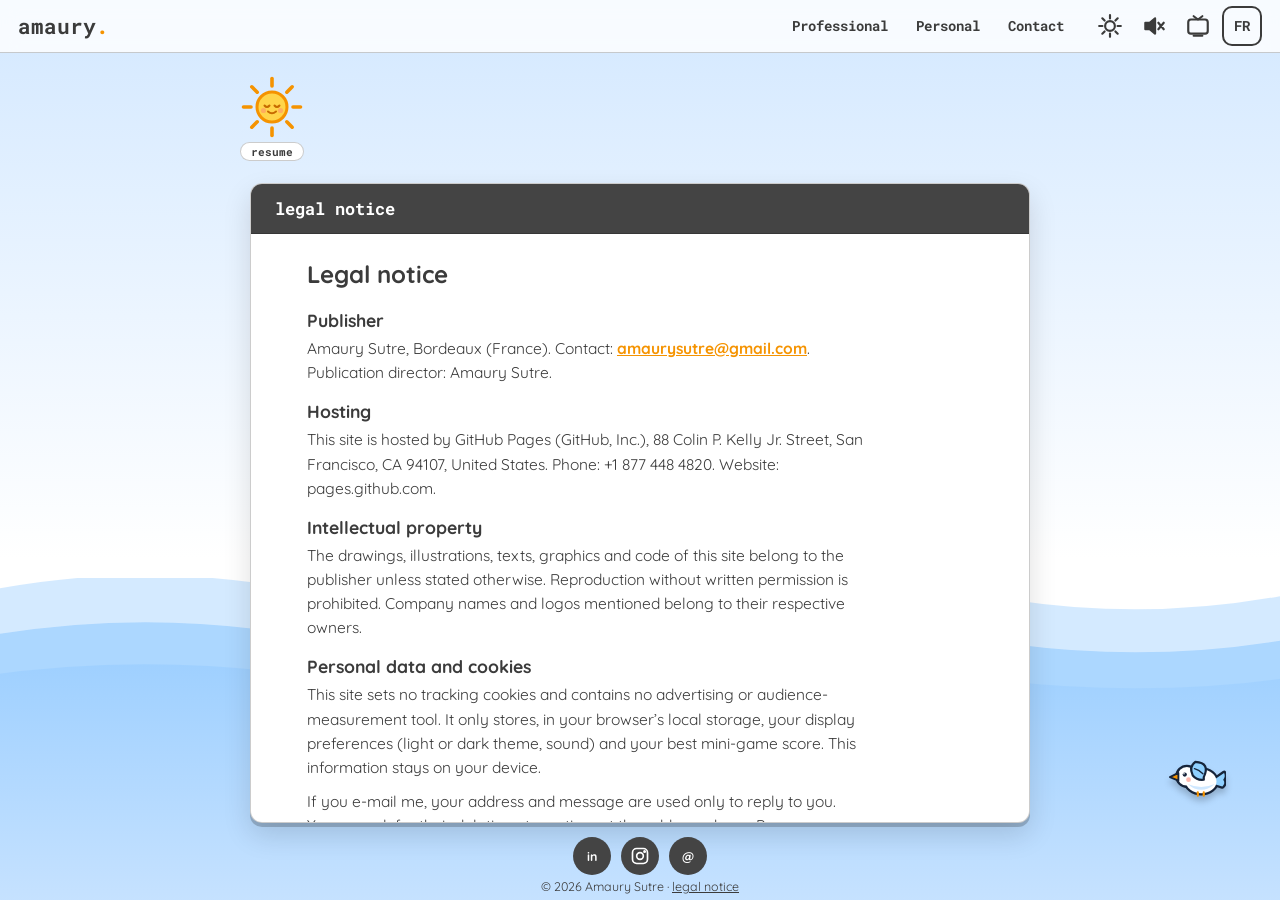
<file: en/legal/index.html>
<!doctype html>
<html lang="en">
<head>
<meta charset="utf-8">
<meta name="viewport" content="width=device-width, initial-scale=1, viewport-fit=cover">
<title>Legal notice — Amaury Sutre</title>
<meta name="description" content="Legal notice, hosting provider, intellectual property and personal data for Amaury Sutre’s website.">
<meta name="author" content="Amaury Sutre">
<meta name="build" content="r6-20261109">
<meta name="color-scheme" content="light dark">
<meta name="robots" content="index, follow, max-image-preview:large, max-snippet:-1">
<link rel="canonical" href="https://predatopatate.github.io/en/legal/">
<link rel="alternate" hreflang="en" href="https://predatopatate.github.io/en/legal/">
<link rel="alternate" hreflang="fr" href="https://predatopatate.github.io/mentions-legales/">
<link rel="alternate" hreflang="x-default" href="https://predatopatate.github.io/mentions-legales/">
<meta property="og:type" content="website">
<meta property="og:site_name" content="Amaury Sutre">
<meta property="og:title" content="Legal notice — Amaury Sutre">
<meta property="og:description" content="Legal notice, hosting provider, intellectual property and personal data for Amaury Sutre’s website.">
<meta property="og:url" content="https://predatopatate.github.io/en/legal/">
<meta property="og:image" content="https://predatopatate.github.io/images/og-image.png">
<meta property="og:image:width" content="1200">
<meta property="og:image:height" content="630">
<meta property="og:image:alt" content="Amaury Sutre — content strategist &amp; SEO/GEO">
<meta property="og:locale" content="en_US">
<meta name="twitter:card" content="summary_large_image">
<meta name="twitter:title" content="Legal notice — Amaury Sutre">
<meta name="twitter:description" content="Legal notice, hosting provider, intellectual property and personal data for Amaury Sutre’s website.">
<link rel="icon" href="/favicon.svg" type="image/svg+xml">
<link rel="preload" href="/fonts/quicksand-400.woff2" as="font" type="font/woff2" crossorigin>
<link rel="preload" href="/fonts/quicksand-700.woff2" as="font" type="font/woff2" crossorigin>
<link rel="preload" href="/fonts/roboto-mono-700.woff2" as="font" type="font/woff2" crossorigin>
<script>try{var t=localStorage.getItem('theme');if(t)document.documentElement.dataset.theme=t;if(localStorage.getItem('crt')==='on')document.documentElement.classList.add('crt')}catch(e){}</script>
<link rel="stylesheet" href="/css/style.css?v=r6-20261109">
<noscript><style>body{overflow:auto!important;display:block!important;height:auto!important}.desk{height:60vh!important}#src,#src[hidden]{display:block!important}#src [data-win]{max-width:760px;margin:20px auto;padding:16px;background:var(--win);color:var(--ink);border-radius:12px}</style></noscript>
<script type="application/ld+json">{"@context": "https://schema.org", "@type": "BreadcrumbList", "itemListElement": [{"@type": "ListItem", "position": 1, "name": "home", "item": "https://predatopatate.github.io/en/"}, {"@type": "ListItem", "position": 2, "name": "legal notice", "item": "https://predatopatate.github.io/en/legal/"}]}</script>
</head>
<body>
<a class="skip" href="#desk">Skip to content</a>
<header class="top"><a class="logo" href="/en/" aria-label="Home">amaury<span>.</span></a><nav class="tabs" aria-label="Main navigation"><a href="/en/">Professional</a><a href="/en/personal/">Personal</a><a href="/en/contact/">Contact</a></nav><div class="tools"><button class="ib" id="tTheme"></button><button class="ib" id="tSfx"></button><button class="ib" id="tCrt"></button><a class="ib lg" id="tLang" href="/mentions-legales/" hreflang="fr" lang="fr">FR</a></div></header>
<main class="desk" id="desk">
<div class="stars" id="stars" aria-hidden="true"></div>
<div class="clouds" aria-hidden="true"><i class="cl" style="top:12%;--t:70s;--dl:-10s"></i><i class="cl" style="top:26%;--t:95s;--dl:-55s;transform-origin:left;scale:.7"></i><i class="cl" style="top:40%;--t:80s;--dl:-30s;scale:1.3"></i><i class="cl" style="top:6%;--t:110s;--dl:-80s;scale:.55"></i></div>
<div class="sky" aria-hidden="true">
   <svg viewBox="0 0 2880 320" preserveAspectRatio="none" style="top:-8%;--t:44s;animation-direction:reverse"><path d="M0 40q180-34 360 0t360 0t360 0t360 0t360 0t360 0t360 0t360 0V320H0Z" fill="var(--sky1)" opacity=".45"/></svg>
   <svg viewBox="0 0 2880 320" preserveAspectRatio="none" style="top:6%;--t:30s"><path d="M0 40q180-30 360 0t360 0t360 0t360 0t360 0t360 0t360 0t360 0V320H0Z" fill="var(--sky1)" opacity=".75"/></svg>
   <svg viewBox="0 0 2880 320" preserveAspectRatio="none" style="top:18%;--t:20s"><defs><linearGradient id="g" x1="0" y1="0" x2="0" y2="1"><stop offset="0" stop-color="var(--sky1)"/><stop offset="1" stop-color="var(--sky2)"/></linearGradient></defs><path d="M0 40q180-24 360 0t360 0t360 0t360 0t360 0t360 0t360 0t360 0V320H0Z" fill="url(#g)"/></svg>
  </div>
<div class="stage">
<button class="star" id="star" aria-label="Resume"><svg class='sun' viewBox='0 0 64 64' width='64' height='64' aria-hidden='true'><g class='rays' stroke='#f59300' stroke-width='3.6' stroke-linecap='round' fill='none'><path d='M53.0 32.0L60.5 32.0'/><path d='M46.8 46.8L52.2 52.2'/><path d='M32.0 53.0L32.0 60.5'/><path d='M17.2 46.8L11.8 52.2'/><path d='M11.0 32.0L3.5 32.0'/><path d='M17.2 17.2L11.8 11.8'/><path d='M32.0 11.0L32.0 3.5'/><path d='M46.8 17.2L52.2 11.8'/></g><circle cx='32' cy='32' r='15' fill='#ffd54a' stroke='#f59300' stroke-width='3'/><path d='M24.5 30.5q2.5 3 5 0M34.5 30.5q2.5 3 5 0M28 36.5q4 3.6 8 0' stroke='#c76b00' stroke-width='2' fill='none' stroke-linecap='round'/><circle cx='23.5' cy='35.5' r='2.6' fill='#ff9a6a' opacity='.65'/><circle cx='40.5' cy='35.5' r='2.6' fill='#ff9a6a' opacity='.65'/></svg><svg class='moon' viewBox='0 0 64 64' width='64' height='64' aria-hidden='true'><path d='M33.5 10.3A22 22 0 1 0 50.6 39.6A17 17 0 0 1 33.5 10.3Z' fill='#ffe9a8' stroke='#e0b84a' stroke-width='3' stroke-linejoin='round'/><path d='M14 30q2.2 2.6 4.4 0M15 38q3 2.6 6 0' stroke='#b8892a' stroke-width='2' fill='none' stroke-linecap='round'/><circle cx='13' cy='35' r='2.2' fill='#ffa27a' opacity='.6'/><path d='M50 12l1.4 3.2 3.2 1.4-3.2 1.4L50 21l-1.4-3-3.2-1.4 3.2-1.4zM54 36l.9 2 2 .9-2 .9-.9 2-.9-2-2-.9 2-.9z' fill='#ffe9a8'/></svg><span class="stip">resume</span></button>
<section class="win home legal" aria-labelledby="homeT"><header><span id="homeT">legal notice</span></header><div class="body"><h1>Legal notice</h1>
<h2>Publisher</h2><p>Amaury Sutre, Bordeaux (France). Contact: <a href="mailto:amaurysutre@gmail.com" data-mail>amaurysutre@gmail.com</a>. Publication director: Amaury Sutre.</p>
<h2>Hosting</h2><p>This site is hosted by GitHub Pages (GitHub, Inc.), 88 Colin P. Kelly Jr. Street, San Francisco, CA 94107, United States. Phone: +1 877 448 4820. Website: pages.github.com.</p>
<h2>Intellectual property</h2><p>The drawings, illustrations, texts, graphics and code of this site belong to the publisher unless stated otherwise. Reproduction without written permission is prohibited. Company names and logos mentioned belong to their respective owners.</p>
<h2>Personal data and cookies</h2><p>This site sets no tracking cookies and contains no advertising or audience-measurement tool. It only stores, in your browser’s local storage, your display preferences (light or dark theme, sound) and your best mini-game score. This information stays on your device.</p><p>If you e-mail me, your address and message are used only to reply to you. You can ask for their deletion at any time at the address above. Pages are served by GitHub, which may record technical connection data (such as the IP address) under its own privacy policy.</p>
<h2>Fonts</h2><p>Quicksand and Roboto Mono, under the SIL Open Font License, hosted on this site.</p>
<h2>Last updated</h2><p>5 November 2026.</p></div></section></div>
<footer class="foot"><div><a class="soc" href="https://www.linkedin.com/in/amaury-sutre" target="_blank" rel="noopener" aria-label="LinkedIn">in</a><a class="soc" href="https://www.instagram.com/amaurysutre/" target="_blank" rel="noopener" aria-label="Instagram"><svg viewBox="0 0 24 24" width="20" height="20" fill="none" stroke="currentColor" stroke-width="2" aria-hidden="true"><rect x="3" y="3" width="18" height="18" rx="5"/><circle cx="12" cy="12" r="4"/><circle cx="17.5" cy="6.5" r=".8" fill="currentColor"/></svg></a><a class="soc" href="mailto:amaurysutre@gmail.com" data-mail aria-label="E-mail">@</a></div>© 2026 Amaury Sutre · <a href="/en/legal/">legal notice</a></footer>
<div id="pet"><div class="rot"><svg viewBox="0 0 68 52" width="58" height="44" aria-hidden="true"><g stroke="#16243a" stroke-width="5.4" stroke-linejoin="round" fill="#16243a"><path d="M12 27L2 20Q0 24 3 28Q0 32 4 36L14 33Z"/><ellipse cx="29" cy="30" rx="18" ry="14"/><circle cx="46" cy="24" r="11"/></g><path d="M12 27L2 20Q0 24 3 28Q0 32 4 36L14 33Z" fill="#8fd0ff"/><ellipse cx="29" cy="30" rx="18" ry="14" fill="#fff"/><circle cx="46" cy="24" r="11" fill="#fff"/><path d="M13 33Q29 47 45 33Q29 40 13 33Z" fill="#cfe8ff"/><path d="M56 20L66 25L56 29Z" fill="#f59300" stroke="#16243a" stroke-width="2.2" stroke-linejoin="round"/><g class="wing"><path d="M26 25Q18 8 36 7Q44 13 39 23Q34 29 26 28Z" fill="#8fd0ff" stroke="#16243a" stroke-width="2.6" stroke-linejoin="round"/><path d="M27 21Q32 16 37 15" stroke="#16243a" stroke-width="1.6" fill="none" stroke-linecap="round"/></g><g class="beye"><circle cx="48.5" cy="22" r="2.5" fill="#16243a"/><circle cx="49.4" cy="21.1" r=".9" fill="#fff"/></g><circle cx="44" cy="28" r="2.8" fill="#ff9a8a" opacity=".7"/><path d="M26 43v4M33 43v4" stroke="#f59300" stroke-width="2.6" stroke-linecap="round"/></svg></div></div>
</main>
<div id="lb" role="dialog" aria-modal="true"><button class="lbn" id="lbp" aria-label="Previous">‹</button><button class="lbn" id="lbn" aria-label="Next">›</button><button class="lbn" id="lbx" aria-label="Close">×</button></div>
<div id="mm" role="dialog" aria-modal="true"><div class="mbox"><p id="mmt" class="mt"></p><p id="mmp"></p><div id="mmo"></div><div class="mrow"><button id="mmc"></button><button id="mmx"></button></div></div></div>
<div id="src" hidden>
<section data-win="cv" data-title="resume" data-w="600"><h2 class="sr">Resume</h2><div class="callout">you found the bonus! here is my resume as a PDF, ready to download :)</div><div class="cvbox"><a class="cvprev" href="/images/cv-en.jpg" data-zoom aria-label="Enlarge the resume preview"><img src="/images/cv-en.jpg" alt="Preview of Amaury Sutre’s resume (PDF)" width="440" height="622"></a><div class="cvinfo"><h3 class="cvh">Resume — Amaury Sutre</h3><p class="meta">PDF · English</p><p>Content strategist &amp; SEO/GEO specialist: experience, education, skills.</p><p class="cvbtns"><a class="btn" href="/cv/Resume-Amaury-Sutre-EN.pdf" download>download</a> <a class="btn ghost" href="/cv/Resume-Amaury-Sutre-EN.pdf" target="_blank" rel="noopener">open in a tab</a></p></div></div></section>
<section data-win="game" data-title="keyword hunt" data-w="520"><h2 class="sr">Keyword hunt</h2><div class="gm" data-gm><div class="gh"><span>score <b data-sc>0</b></span><span>time <b data-tm>30</b></span><span>best <b data-hi>0</b></span></div><div class="ga" data-ga><div class="gi">Click the keywords before they float away. Avoid the red ones!</div></div><a class="btn" href="#" data-gstart>play</a></div></section>
</div>
<script src="/js/app.js?v=r6-20261109" defer></script>
</body>
</html>
</file>
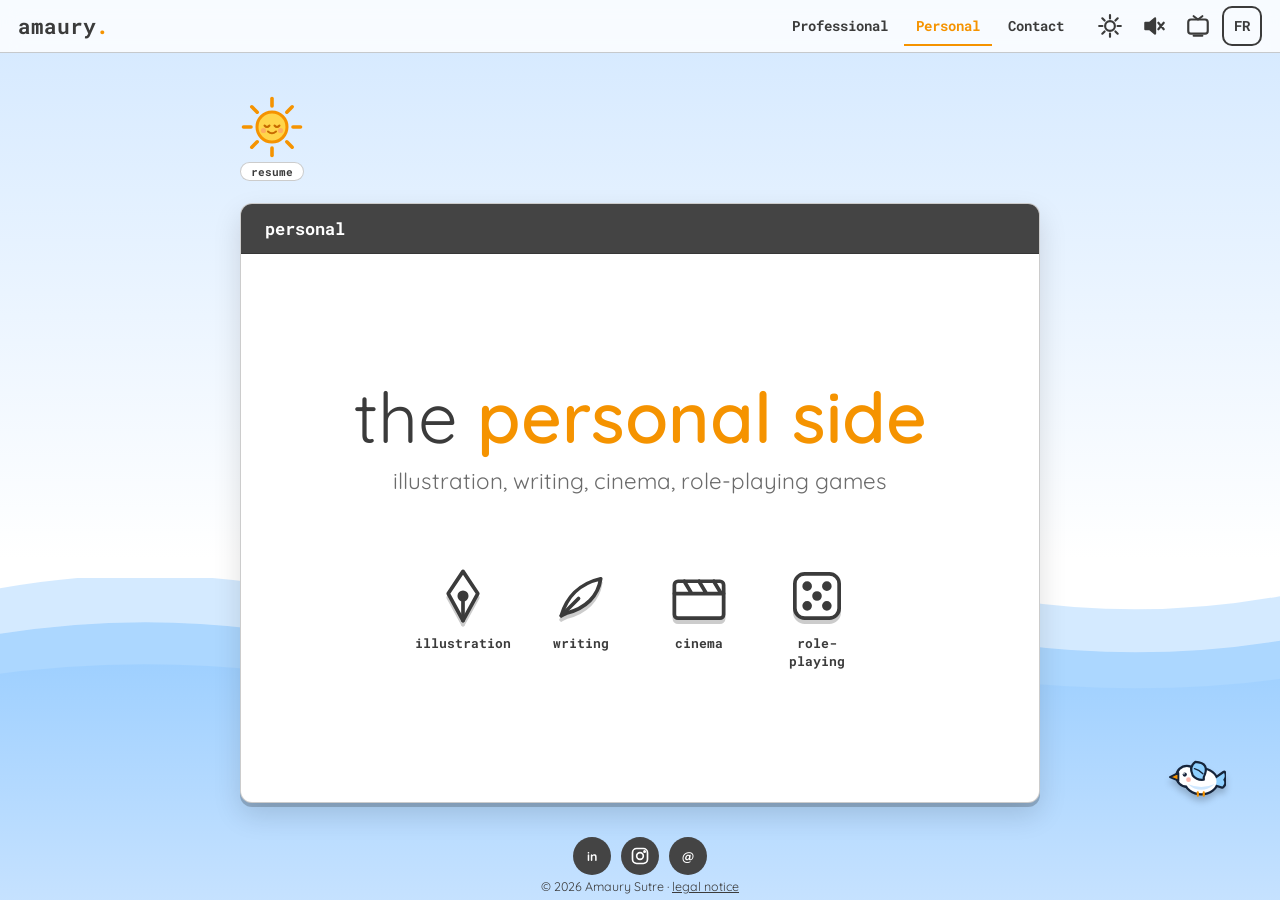
<file: en/personal/index.html>
<!doctype html>
<html lang="en">
<head>
<meta charset="utf-8">
<meta name="viewport" content="width=device-width, initial-scale=1, viewport-fit=cover">
<title>Amaury Sutre — Illustration, writing &amp; role-playing</title>
<meta name="description" content="The personal side of Amaury Sutre: his Inktober 2026 drawings, writing, cinema and tabletop role-playing games.">
<meta name="author" content="Amaury Sutre">
<meta name="build" content="r6-20261109">
<meta name="color-scheme" content="light dark">
<meta name="robots" content="index, follow, max-image-preview:large, max-snippet:-1">
<link rel="canonical" href="https://predatopatate.github.io/en/personal/">
<link rel="alternate" hreflang="en" href="https://predatopatate.github.io/en/personal/">
<link rel="alternate" hreflang="fr" href="https://predatopatate.github.io/perso/">
<link rel="alternate" hreflang="x-default" href="https://predatopatate.github.io/perso/">
<meta property="og:type" content="website">
<meta property="og:site_name" content="Amaury Sutre">
<meta property="og:title" content="Amaury Sutre — Illustration, writing &amp; role-playing">
<meta property="og:description" content="The personal side of Amaury Sutre: his Inktober 2026 drawings, writing, cinema and tabletop role-playing games.">
<meta property="og:url" content="https://predatopatate.github.io/en/personal/">
<meta property="og:image" content="https://predatopatate.github.io/images/og-image.png">
<meta property="og:image:width" content="1200">
<meta property="og:image:height" content="630">
<meta property="og:image:alt" content="Amaury Sutre — content strategist &amp; SEO/GEO">
<meta property="og:locale" content="en_US">
<meta name="twitter:card" content="summary_large_image">
<meta name="twitter:title" content="Amaury Sutre — Illustration, writing &amp; role-playing">
<meta name="twitter:description" content="The personal side of Amaury Sutre: his Inktober 2026 drawings, writing, cinema and tabletop role-playing games.">
<link rel="icon" href="/favicon.svg" type="image/svg+xml">
<link rel="preload" href="/fonts/quicksand-400.woff2" as="font" type="font/woff2" crossorigin>
<link rel="preload" href="/fonts/quicksand-700.woff2" as="font" type="font/woff2" crossorigin>
<link rel="preload" href="/fonts/roboto-mono-700.woff2" as="font" type="font/woff2" crossorigin>
<script>try{var t=localStorage.getItem('theme');if(t)document.documentElement.dataset.theme=t;if(localStorage.getItem('crt')==='on')document.documentElement.classList.add('crt')}catch(e){}</script>
<link rel="stylesheet" href="/css/style.css?v=r6-20261109">
<noscript><style>body{overflow:auto!important;display:block!important;height:auto!important}.desk{height:60vh!important}#src,#src[hidden]{display:block!important}#src [data-win]{max-width:760px;margin:20px auto;padding:16px;background:var(--win);color:var(--ink);border-radius:12px}</style></noscript>
<script type="application/ld+json">{"@context": "https://schema.org", "@type": "BreadcrumbList", "itemListElement": [{"@type": "ListItem", "position": 1, "name": "Professional", "item": "https://predatopatate.github.io/en/"}, {"@type": "ListItem", "position": 2, "name": "Personal", "item": "https://predatopatate.github.io/en/personal/"}]}</script>
</head>
<body>
<a class="skip" href="#desk">Skip to content</a>
<header class="top"><a class="logo" href="/en/" aria-label="Home">amaury<span>.</span></a><nav class="tabs" aria-label="Main navigation"><a href="/en/">Professional</a><a href="/en/personal/" aria-current="true">Personal</a><a href="/en/contact/">Contact</a></nav><div class="tools"><button class="ib" id="tTheme"></button><button class="ib" id="tSfx"></button><button class="ib" id="tCrt"></button><a class="ib lg" id="tLang" href="/perso/" hreflang="fr" lang="fr">FR</a></div></header>
<main class="desk" id="desk">
<div class="stars" id="stars" aria-hidden="true"></div>
<div class="clouds" aria-hidden="true"><i class="cl" style="top:12%;--t:70s;--dl:-10s"></i><i class="cl" style="top:26%;--t:95s;--dl:-55s;transform-origin:left;scale:.7"></i><i class="cl" style="top:40%;--t:80s;--dl:-30s;scale:1.3"></i><i class="cl" style="top:6%;--t:110s;--dl:-80s;scale:.55"></i></div>
<div class="sky" aria-hidden="true">
   <svg viewBox="0 0 2880 320" preserveAspectRatio="none" style="top:-8%;--t:44s;animation-direction:reverse"><path d="M0 40q180-34 360 0t360 0t360 0t360 0t360 0t360 0t360 0t360 0V320H0Z" fill="var(--sky1)" opacity=".45"/></svg>
   <svg viewBox="0 0 2880 320" preserveAspectRatio="none" style="top:6%;--t:30s"><path d="M0 40q180-30 360 0t360 0t360 0t360 0t360 0t360 0t360 0t360 0V320H0Z" fill="var(--sky1)" opacity=".75"/></svg>
   <svg viewBox="0 0 2880 320" preserveAspectRatio="none" style="top:18%;--t:20s"><defs><linearGradient id="g" x1="0" y1="0" x2="0" y2="1"><stop offset="0" stop-color="var(--sky1)"/><stop offset="1" stop-color="var(--sky2)"/></linearGradient></defs><path d="M0 40q180-24 360 0t360 0t360 0t360 0t360 0t360 0t360 0t360 0V320H0Z" fill="url(#g)"/></svg>
  </div>
<div class="stage">
<button class="star" id="star" aria-label="Resume"><svg class='sun' viewBox='0 0 64 64' width='64' height='64' aria-hidden='true'><g class='rays' stroke='#f59300' stroke-width='3.6' stroke-linecap='round' fill='none'><path d='M53.0 32.0L60.5 32.0'/><path d='M46.8 46.8L52.2 52.2'/><path d='M32.0 53.0L32.0 60.5'/><path d='M17.2 46.8L11.8 52.2'/><path d='M11.0 32.0L3.5 32.0'/><path d='M17.2 17.2L11.8 11.8'/><path d='M32.0 11.0L32.0 3.5'/><path d='M46.8 17.2L52.2 11.8'/></g><circle cx='32' cy='32' r='15' fill='#ffd54a' stroke='#f59300' stroke-width='3'/><path d='M24.5 30.5q2.5 3 5 0M34.5 30.5q2.5 3 5 0M28 36.5q4 3.6 8 0' stroke='#c76b00' stroke-width='2' fill='none' stroke-linecap='round'/><circle cx='23.5' cy='35.5' r='2.6' fill='#ff9a6a' opacity='.65'/><circle cx='40.5' cy='35.5' r='2.6' fill='#ff9a6a' opacity='.65'/></svg><svg class='moon' viewBox='0 0 64 64' width='64' height='64' aria-hidden='true'><path d='M33.5 10.3A22 22 0 1 0 50.6 39.6A17 17 0 0 1 33.5 10.3Z' fill='#ffe9a8' stroke='#e0b84a' stroke-width='3' stroke-linejoin='round'/><path d='M14 30q2.2 2.6 4.4 0M15 38q3 2.6 6 0' stroke='#b8892a' stroke-width='2' fill='none' stroke-linecap='round'/><circle cx='13' cy='35' r='2.2' fill='#ffa27a' opacity='.6'/><path d='M50 12l1.4 3.2 3.2 1.4-3.2 1.4L50 21l-1.4-3-3.2-1.4 3.2-1.4zM54 36l.9 2 2 .9-2 .9-.9 2-.9-2-2-.9 2-.9z' fill='#ffe9a8'/></svg><span class="stip">resume</span></button>
<section class="win home" aria-labelledby="homeT"><header><span id="homeT">personal</span></header><div class="hero" id="hero"><h1><span>the </span><b>personal side</b><small style="display:block;margin-top:12px;font-size:clamp(1rem,2.4vw,1.4rem);font-weight:400;color:var(--mute);line-height:1.3">illustration, writing, cinema, role-playing games</small></h1><nav id="icons" aria-label="Sections"><a class="ico" href="#draw" data-k="draw"><svg viewBox="0 0 52 52" width="64" height="64" fill="var(--win)" stroke="currentColor" stroke-width="3" stroke-linecap="round" stroke-linejoin="round" aria-hidden="true"><path d="M26 6l12 18-12 22L14 24z"/><circle cx="26" cy="26" r="3" fill="currentColor"/><path d="M26 29v17"/></svg><b>illustration</b></a><a class="ico" href="#write" data-k="write"><svg viewBox="0 0 52 52" width="64" height="64" fill="var(--win)" stroke="currentColor" stroke-width="3" stroke-linecap="round" stroke-linejoin="round" aria-hidden="true"><path d="M10 42c4-14 14-26 32-30-2 14-12 24-28 28z"/><path d="M10 42l14-14"/></svg><b>writing</b></a><a class="ico" href="#cinema" data-k="cinema"><svg viewBox="0 0 52 52" width="64" height="64" fill="var(--win)" stroke="currentColor" stroke-width="3" stroke-linecap="round" stroke-linejoin="round" aria-hidden="true"><rect x="6" y="14" width="40" height="30" rx="3"/><path d="M6 24h40M14 14l6 10M26 14l6 10M38 14l6 10"/></svg><b>cinema</b></a><a class="ico" href="#games" data-k="games"><svg viewBox="0 0 52 52" width="64" height="64" fill="var(--win)" stroke="currentColor" stroke-width="3" stroke-linecap="round" stroke-linejoin="round" aria-hidden="true"><rect x="8" y="8" width="36" height="36" rx="8"/><circle cx="18" cy="18" r="2.4" fill="currentColor"/><circle cx="34" cy="18" r="2.4" fill="currentColor"/><circle cx="26" cy="26" r="2.4" fill="currentColor"/><circle cx="18" cy="34" r="2.4" fill="currentColor"/><circle cx="34" cy="34" r="2.4" fill="currentColor"/></svg><b>role-playing</b></a></nav></div></section></div>
<footer class="foot"><div><a class="soc" href="https://www.linkedin.com/in/amaury-sutre" target="_blank" rel="noopener" aria-label="LinkedIn">in</a><a class="soc" href="https://www.instagram.com/amaurysutre/" target="_blank" rel="noopener" aria-label="Instagram"><svg viewBox="0 0 24 24" width="20" height="20" fill="none" stroke="currentColor" stroke-width="2" aria-hidden="true"><rect x="3" y="3" width="18" height="18" rx="5"/><circle cx="12" cy="12" r="4"/><circle cx="17.5" cy="6.5" r=".8" fill="currentColor"/></svg></a><a class="soc" href="mailto:amaurysutre@gmail.com" data-mail aria-label="E-mail">@</a></div>© 2026 Amaury Sutre · <a href="/en/legal/">legal notice</a></footer>
<div id="pet"><div class="rot"><svg viewBox="0 0 68 52" width="58" height="44" aria-hidden="true"><g stroke="#16243a" stroke-width="5.4" stroke-linejoin="round" fill="#16243a"><path d="M12 27L2 20Q0 24 3 28Q0 32 4 36L14 33Z"/><ellipse cx="29" cy="30" rx="18" ry="14"/><circle cx="46" cy="24" r="11"/></g><path d="M12 27L2 20Q0 24 3 28Q0 32 4 36L14 33Z" fill="#8fd0ff"/><ellipse cx="29" cy="30" rx="18" ry="14" fill="#fff"/><circle cx="46" cy="24" r="11" fill="#fff"/><path d="M13 33Q29 47 45 33Q29 40 13 33Z" fill="#cfe8ff"/><path d="M56 20L66 25L56 29Z" fill="#f59300" stroke="#16243a" stroke-width="2.2" stroke-linejoin="round"/><g class="wing"><path d="M26 25Q18 8 36 7Q44 13 39 23Q34 29 26 28Z" fill="#8fd0ff" stroke="#16243a" stroke-width="2.6" stroke-linejoin="round"/><path d="M27 21Q32 16 37 15" stroke="#16243a" stroke-width="1.6" fill="none" stroke-linecap="round"/></g><g class="beye"><circle cx="48.5" cy="22" r="2.5" fill="#16243a"/><circle cx="49.4" cy="21.1" r=".9" fill="#fff"/></g><circle cx="44" cy="28" r="2.8" fill="#ff9a8a" opacity=".7"/><path d="M26 43v4M33 43v4" stroke="#f59300" stroke-width="2.6" stroke-linecap="round"/></svg></div></div>
</main>
<div id="lb" role="dialog" aria-modal="true"><button class="lbn" id="lbp" aria-label="Previous">‹</button><button class="lbn" id="lbn" aria-label="Next">›</button><button class="lbn" id="lbx" aria-label="Close">×</button></div>
<div id="mm" role="dialog" aria-modal="true"><div class="mbox"><p id="mmt" class="mt"></p><p id="mmp"></p><div id="mmo"></div><div class="mrow"><button id="mmc"></button><button id="mmx"></button></div></div></div>
<div id="src" hidden>
<section data-win="draw" data-title="illustration" data-w="980"><h2 class="sr">Illustration</h2><p class="more" style="margin-top:0">Inktober 2026: 31 days, 31 drawings. Follow the path from 1 to 31, hover to enlarge, click to zoom.</p><div data-snake><ul class="ink-src"><li><img src="/images/ink-01.jpg" alt="Inktober 2026 drawing, day 1" loading="lazy" width="800" height="800"></li><li><img src="/images/ink-02.jpg" alt="Inktober 2026 drawing, day 2" loading="lazy" width="800" height="800"></li><li><img src="/images/ink-03.jpg" alt="Inktober 2026 drawing, day 3" loading="lazy" width="800" height="800"></li><li><img src="/images/ink-04.jpg" alt="Inktober 2026 drawing, day 4" loading="lazy" width="800" height="800"></li><li><img src="/images/ink-05.jpg" alt="Inktober 2026 drawing, day 5" loading="lazy" width="800" height="800"></li><li><img src="/images/ink-06.jpg" alt="Inktober 2026 drawing, day 6" loading="lazy" width="800" height="800"></li><li><img src="/images/ink-07.jpg" alt="Inktober 2026 drawing, day 7" loading="lazy" width="800" height="800"></li><li><img src="/images/ink-08.jpg" alt="Inktober 2026 drawing, day 8" loading="lazy" width="800" height="800"></li><li><img src="/images/ink-09.jpg" alt="Inktober 2026 drawing, day 9" loading="lazy" width="800" height="800"></li><li><img src="/images/ink-10.jpg" alt="Inktober 2026 drawing, day 10" loading="lazy" width="800" height="800"></li><li><img src="/images/ink-11.jpg" alt="Inktober 2026 drawing, day 11" loading="lazy" width="800" height="800"></li><li><img src="/images/ink-12.jpg" alt="Inktober 2026 drawing, day 12" loading="lazy" width="800" height="800"></li><li><img src="/images/ink-13.jpg" alt="Inktober 2026 drawing, day 13" loading="lazy" width="800" height="800"></li><li><img src="/images/ink-14.jpg" alt="Inktober 2026 drawing, day 14" loading="lazy" width="800" height="800"></li><li><img src="/images/ink-15.jpg" alt="Inktober 2026 drawing, day 15" loading="lazy" width="800" height="800"></li><li><img src="/images/ink-16.jpg" alt="Inktober 2026 drawing, day 16" loading="lazy" width="800" height="800"></li><li><img src="/images/ink-17.jpg" alt="Inktober 2026 drawing, day 17" loading="lazy" width="800" height="800"></li><li><img src="/images/ink-18.jpg" alt="Inktober 2026 drawing, day 18" loading="lazy" width="800" height="800"></li><li><img src="/images/ink-19.jpg" alt="Inktober 2026 drawing, day 19" loading="lazy" width="800" height="800"></li><li><img src="/images/ink-20.jpg" alt="Inktober 2026 drawing, day 20" loading="lazy" width="800" height="800"></li><li><img src="/images/ink-21.jpg" alt="Inktober 2026 drawing, day 21" loading="lazy" width="800" height="800"></li><li><img src="/images/ink-22.jpg" alt="Inktober 2026 drawing, day 22" loading="lazy" width="800" height="800"></li><li><img src="/images/ink-23.jpg" alt="Inktober 2026 drawing, day 23" loading="lazy" width="800" height="800"></li><li><img src="/images/ink-24.jpg" alt="Inktober 2026 drawing, day 24" loading="lazy" width="800" height="800"></li><li><img src="/images/ink-25.jpg" alt="Inktober 2026 drawing, day 25" loading="lazy" width="800" height="800"></li><li><img src="/images/ink-26.jpg" alt="Inktober 2026 drawing, day 26" loading="lazy" width="800" height="800"></li><li><img src="/images/ink-27.jpg" alt="Inktober 2026 drawing, day 27" loading="lazy" width="800" height="800"></li><li><img src="/images/ink-28.jpg" alt="Inktober 2026 drawing, day 28" loading="lazy" width="800" height="800"></li><li><img src="/images/ink-29.jpg" alt="Inktober 2026 drawing, day 29" loading="lazy" width="800" height="800"></li><li><img src="/images/ink-30.jpg" alt="Inktober 2026 drawing, day 30" loading="lazy" width="800" height="800"></li><li><img src="/images/ink-31.jpg" alt="Inktober 2026 drawing, day 31" loading="lazy" width="800" height="800"></li></ul></div><div class="cvbox igbox"><a class="cvprev igprev" href="https://www.instagram.com/amaurysutre/" target="_blank" rel="noopener" aria-label="Open Amaury Sutre’s Instagram account"><img src="/images/instagram.jpg" alt="Preview of the Instagram account @amaurysutre" width="440" height="330" loading="lazy"></a><div class="cvinfo"><h3 class="cvh">Instagram · @amaurysutre</h3><p class="meta">drawings</p><p>Find more of my drawings on my Instagram account.</p><p class="cvbtns"><a class="btn" href="https://www.instagram.com/amaurysutre/" target="_blank" rel="noopener">view the account</a></p></div></div></section>
<section data-win="write" data-title="writing" data-w="560"><h2 class="sr">Writing</h2><div class="callout">coming soon: my writing</div><p>Poetry and writing: a space to share texts, excerpts and works in progress.</p></section>
<section data-win="cinema" data-title="cinema" data-w="560"><h2 class="sr">Cinema</h2><div class="callout">coming soon: my favorites</div><p>A space for my favorite films and my thoughts on them.</p></section>
<section data-win="games" data-title="role-playing" data-w="560"><h2 class="sr">Role-playing games</h2><div class="callout">coming soon: my campaigns</div><p>I run tabletop role-playing games: a space to talk about my campaigns and games.</p></section>
<section data-win="cv" data-title="resume" data-w="600"><h2 class="sr">Resume</h2><div class="callout">you found the bonus! here is my resume as a PDF, ready to download :)</div><div class="cvbox"><a class="cvprev" href="/images/cv-en.jpg" data-zoom aria-label="Enlarge the resume preview"><img src="/images/cv-en.jpg" alt="Preview of Amaury Sutre’s resume (PDF)" width="440" height="622"></a><div class="cvinfo"><h3 class="cvh">Resume — Amaury Sutre</h3><p class="meta">PDF · English</p><p>Content strategist &amp; SEO/GEO specialist: experience, education, skills.</p><p class="cvbtns"><a class="btn" href="/cv/Resume-Amaury-Sutre-EN.pdf" download>download</a> <a class="btn ghost" href="/cv/Resume-Amaury-Sutre-EN.pdf" target="_blank" rel="noopener">open in a tab</a></p></div></div></section>
<section data-win="game" data-title="keyword hunt" data-w="520"><h2 class="sr">Keyword hunt</h2><div class="gm" data-gm><div class="gh"><span>score <b data-sc>0</b></span><span>time <b data-tm>30</b></span><span>best <b data-hi>0</b></span></div><div class="ga" data-ga><div class="gi">Click the keywords before they float away. Avoid the red ones!</div></div><a class="btn" href="#" data-gstart>play</a></div></section>
</div>
<script src="/js/app.js?v=r6-20261109" defer></script>
</body>
</html>
</file>
<file: css/style.css>
@font-face{font-family:"Quicksand";font-style:normal;font-weight:400;font-display:swap;src:url(/fonts/quicksand-400.woff2) format("woff2")}
@font-face{font-family:"Quicksand";font-style:normal;font-weight:600;font-display:swap;src:url(/fonts/quicksand-600.woff2) format("woff2")}
@font-face{font-family:"Quicksand";font-style:normal;font-weight:700;font-display:swap;src:url(/fonts/quicksand-700.woff2) format("woff2")}
@font-face{font-family:"Roboto Mono";font-style:normal;font-weight:500;font-display:swap;src:url(/fonts/roboto-mono-500.woff2) format("woff2")}
@font-face{font-family:"Roboto Mono";font-style:normal;font-weight:700;font-display:swap;src:url(/fonts/roboto-mono-700.woff2) format("woff2")}

:root{--page:#fff;--sky1:#9fd0ff;--sky2:#cfe6ff;--win:#fff;--ink:#3b3b3b;--mute:#6b6b6b;--bar:#444;--accent:#f59300;--sh:#0003;--pet:#f2a65a;--petEye:#2b2b2b;
box-sizing:border-box;padding-top:env(safe-area-inset-top,0px);padding-bottom:env(safe-area-inset-bottom,0px)}
@media (prefers-color-scheme:dark){:root:not([data-theme="light"]){--page:#0d1626;--sky1:#1d3c66;--sky2:#0f2342;--win:#16243a;--ink:#e8eef7;--mute:#9fb0c6;--bar:#2a3b55;--accent:#ffb347;--sh:#0008;color-scheme:dark}}
:root[data-theme="dark"]{--page:#0d1626;--sky1:#1d3c66;--sky2:#0f2342;--win:#16243a;--ink:#e8eef7;--mute:#9fb0c6;--bar:#2a3b55;--accent:#ffb347;--sh:#0008;color-scheme:dark}
html{height:100%;scroll-padding-top:env(safe-area-inset-top,0px)}
*{box-sizing:border-box}
body{margin:0;height:100%;background:var(--page);color:var(--ink);font-family:"Quicksand",ui-rounded,"Segoe UI",system-ui,sans-serif;overflow:hidden}
button,a{font:inherit;color:inherit;cursor:pointer}
:focus-visible{outline:3px solid var(--accent);outline-offset:2px}
.desk{position:relative;height:100%;overflow:hidden}
.sky{position:absolute;left:0;bottom:0;width:100%;height:38%;pointer-events:none}
.tools{position:absolute;left:14px;top:12px;display:flex;gap:10px;align-items:center;z-index:50}
.ib{width:40px;height:40px;border:0;background:none;display:grid;place-items:center;border-radius:10px}
.ib:hover{background:#00000012}
.lg{font-family:"Roboto Mono",ui-monospace,monospace;font-weight:700;font-size:.85rem;width:auto;padding:0 10px;border:2px solid var(--ink)}
.stage{position:absolute;inset:0 0 70px;display:flex;flex-direction:column;align-items:center;justify-content:center;gap:6px;pointer-events:none;padding:56px 0 0}
.star{align-self:flex-start;margin-left:max(4vw,calc(50% - 400px));pointer-events:none}
.win{background:var(--win);border-radius:12px;box-shadow:0 4px 0 var(--sh),0 12px 28px #0002;overflow:hidden;display:flex;flex-direction:column;pointer-events:auto}
.win header{background:var(--bar);color:#fff;padding:13px 14px 13px 24px;font-weight:700;font-size:1.05rem;display:flex;justify-content:space-between;align-items:center;gap:8px;user-select:none;touch-action:none;cursor:grab}
.win header.drag{cursor:grabbing}
.home{position:relative;width:min(800px,92vw);height:min(600px,100%)}
.home header{cursor:default}
.hero{flex:1;display:flex;flex-direction:column;align-items:center;justify-content:center;gap:10px;padding:16px;text-align:center}
.hero h1{margin:0;font-weight:400;font-size:clamp(2.2rem,7.2vw,4.4rem);line-height:1.05}
.hero h1 b{color:var(--accent);font-weight:600}
.hero p{margin:0;font-size:clamp(1rem,2.4vw,1.4rem);color:var(--mute)}
#icons{display:flex;flex-wrap:wrap;justify-content:center;gap:clamp(6px,2vw,22px);margin-top:clamp(18px,6vh,56px)}
.ico{width:96px;border:0;background:none;display:flex;flex-direction:column;align-items:center;gap:6px;color:var(--ink);padding:4px}
.ico svg{filter:drop-shadow(0 4px 0 var(--sh));transition:transform .12s}
.ico:hover svg{transform:translateY(-4px)}
.ico b{font-family:"Roboto Mono",ui-monospace,monospace;font-size:.82rem}
.foot{position:absolute;left:0;right:0;bottom:6px;text-align:center;font-size:.78rem;color:var(--ink);z-index:3}
.foot div{display:flex;gap:10px;justify-content:center;margin-bottom:4px}
.soc{width:38px;height:38px;border-radius:50%;background:#444;color:#fff;display:grid;place-items:center;font-weight:700;text-decoration:none}
.w{position:absolute;width:min(460px,calc(100% - 16px));max-height:calc(100% - 90px);animation:pop .16s ease-out}
@keyframes pop{from{transform:scale(.95);opacity:0}}
.x{width:28px;height:28px;border-radius:8px;border:0;background:#ffffff26;color:#fff;font-size:1.2rem;line-height:1}
.x:hover{background:#ffffff44}
.body{padding:16px 20px 20px;overflow:auto;line-height:1.55;font-size:.97rem}
.body h2{font-size:1.6rem;line-height:1.1;margin:0 0 8px}
.body h3{font-size:1rem;margin:14px 0 6px}
.body p{margin:0 0 10px;max-width:62ch}
.body a{color:var(--accent);font-weight:700}
.tag{display:inline-block;border:2px solid var(--ink);border-radius:999px;padding:1px 10px;margin:0 6px 6px 0;font-size:.82rem;font-weight:600}
.case{border:2px solid var(--bar);border-radius:10px;padding:10px 12px;margin-bottom:10px}
.case b{display:block}.case small{color:var(--mute)}.case ul{margin:6px 0 0;padding-left:18px}.case ul:empty{display:none}.case li{margin-bottom:3px}
.note{position:absolute;left:50%;bottom:70px;transform:translateX(-50%);z-index:900;background:var(--win);border-radius:12px;box-shadow:0 4px 0 var(--sh);padding:10px 14px;font-size:.9rem;display:flex;gap:12px;align-items:center;width:max-content;max-width:calc(100% - 20px)}
.note button{border:0;border-radius:8px;background:var(--accent);color:#222;padding:4px 12px;font-weight:700}
@media (max-width:700px){.w{left:8px!important;top:64px!important}.win header{cursor:default}.stage{padding-top:70px}}
@media (prefers-reduced-motion:reduce){*{animation:none!important;transition:none!important}}

.win header{font-family:"Roboto Mono",ui-monospace,monospace;font-weight:700;text-transform:lowercase}
.x{width:auto;height:auto;background:none;color:#fff;font-family:"Roboto Mono",ui-monospace,monospace;font-weight:700;font-size:1rem;padding:2px 4px}
.x:hover{background:none;color:var(--accent)}
.body{padding:0}
.pad{padding:8px 36px 28px}
.body>:not(.prof):not(.sep):not(.pad):not(.lrow){margin-left:28px;margin-right:28px}
.body>:first-child{margin-top:22px}
.body>:last-child{margin-bottom:26px}
.prof{display:flex;flex-wrap:wrap;align-items:center;gap:26px;padding:30px 36px}
.av{width:140px;height:140px;border-radius:50%;flex:none;display:grid;place-items:center;font-size:3rem;font-weight:700;color:#fff;background:linear-gradient(135deg,#2b6a8f,#7ec8c0);box-shadow:0 4px 0 var(--sh)}
.prof h2{color:var(--accent);font-size:clamp(2rem,6vw,3.2rem);font-weight:600;margin:0 0 6px}
.sub{margin:0 0 4px;color:var(--mute)}
.sep{border-top:1px solid #0002;margin:0}
.body h3{font-family:"Roboto Mono",ui-monospace,monospace;text-transform:uppercase;font-size:1.2rem;margin:18px 0 12px}
.body ul{padding-left:22px}.body li{margin-bottom:8px}
.body a{text-decoration:underline}
.tag{border:0;border-radius:6px;padding:6px 12px;font-weight:400;font-size:.88rem;background:var(--win);box-shadow:0 3px 0 var(--sh),0 0 0 1px #0001;margin:0 8px 10px 0}
.cols{display:grid;grid-template-columns:1fr 1fr;gap:12px 28px}
.grid{display:grid;grid-template-columns:repeat(auto-fit,minmax(270px,1fr));gap:20px}
.card{border-radius:10px;overflow:hidden;box-shadow:0 3px 0 var(--sh),0 0 0 1px #0001}
.thumb{aspect-ratio:16/9;display:flex;flex-direction:column;justify-content:flex-end;padding:14px 16px;color:#fff;background:linear-gradient(135deg,var(--c1),var(--c2))}
.thumb b{font-size:1.6rem;line-height:1.1}.thumb small{opacity:.9}
.cb{padding:6px 14px 8px;font-size:.9rem}.cb ul{padding-left:18px}.cb li{margin-bottom:5px}
.lrow{display:flex;flex-wrap:wrap;gap:28px;justify-content:center;padding:32px 20px}
a.ico{text-decoration:none}
details{border-bottom:1px solid #0002;padding:10px 0}
summary{font-family:"Roboto Mono",ui-monospace,monospace;font-weight:700;cursor:pointer}
details p{margin:8px 0 2px}
.fm label{display:block;font-family:"Roboto Mono",ui-monospace,monospace;font-size:.82rem;margin:12px 0 4px}
.fm input,.fm textarea{width:100%;font:inherit;padding:9px 12px;border:1px solid #0003;border-radius:8px;background:var(--win);color:var(--ink)}
.btn{display:inline-block;margin-top:16px;background:var(--accent);color:#222!important;border-radius:8px;padding:9px 22px;font-weight:700;text-decoration:none!important;font-family:"Roboto Mono",ui-monospace,monospace}
@media (max-width:700px){.cols{grid-template-columns:1fr}.pad{padding:8px 20px 24px}.prof{padding:22px 20px}}

:root{--pt:#d3e8ff;--starO:0;--cloudO:.95}
@media (prefers-color-scheme:dark){:root:not([data-theme="light"]){--pt:#0a1222;--starO:1;--cloudO:.06}}
:root[data-theme="dark"]{--pt:#0a1222;--starO:1;--cloudO:.06}
body{background:linear-gradient(var(--pt),var(--page) 62%)}
.sky{overflow:hidden}
.sky svg{position:absolute;left:0;width:200%;height:100%;animation:wave var(--t,30s) linear infinite}
@keyframes wave{to{transform:translateX(-50%)}}
.clouds,.stars{position:absolute;inset:0 0 38%;pointer-events:none}
.stars{opacity:var(--starO);transition:opacity .6s}
.stars i{position:absolute;width:3px;height:3px;border-radius:50%;background:#fff;animation:tw 3s ease-in-out infinite}
@keyframes tw{50%{opacity:.2}}
.cl{position:absolute;left:-220px;width:110px;height:30px;border-radius:30px;background:#fff;opacity:var(--cloudO);animation:drift var(--t) linear infinite;animation-delay:var(--dl,0s)}
.cl:before,.cl:after{content:"";position:absolute;border-radius:50%;background:inherit}
.cl:before{width:50px;height:50px;top:-24px;left:16px}.cl:after{width:38px;height:38px;top:-16px;right:16px}
@keyframes drift{to{transform:translateX(calc(100vw + 360px))}}
.av{position:relative;cursor:default;overflow:hidden;width:160px;height:160px;box-shadow:0 0 0 4px var(--win),0 0 0 7px var(--accent)}
.av img{width:100%;height:100%;object-fit:cover;display:block}
.av[role=button]{cursor:pointer}
.prof{background:linear-gradient(135deg,color-mix(in srgb,var(--accent) 16%,var(--win)),var(--win) 70%)}
.badge{display:inline-flex;align-items:center;gap:8px;background:#2fb36624;border-radius:999px;padding:4px 12px;font-weight:600;font-size:.85rem;margin-bottom:10px}
.badge:before{content:"";width:9px;height:9px;border-radius:50%;background:#2fb366;animation:pulse 2s ease-in-out infinite}
@keyframes pulse{50%{box-shadow:0 0 0 6px #2fb36600;opacity:.6}}
.wave{display:inline-block;animation:wv 2.4s ease-in-out infinite;transform-origin:70% 70%}
@keyframes wv{0%,60%,100%{transform:rotate(0)}10%,30%{transform:rotate(16deg)}20%,40%{transform:rotate(-8deg)}}
.lead{font-size:1.1rem}
.gal{display:grid;grid-template-columns:repeat(auto-fill,minmax(170px,1fr));gap:16px}
.gal button{border:0;padding:0;border-radius:6px;overflow:hidden;aspect-ratio:1;background:#0001;cursor:zoom-in;box-shadow:0 3px 0 var(--sh)}
.gal img{width:100%;height:100%;object-fit:cover;display:block;transition:transform .25s}
.gal button:hover img{transform:scale(1.06)}
.ph{aspect-ratio:1;border-radius:6px;display:grid;place-items:center;color:#fff;font-family:"Roboto Mono",ui-monospace,monospace;font-size:.85rem;background:linear-gradient(135deg,var(--c1),var(--c2));opacity:.92}
.more{margin-top:14px;font-size:.92rem}
.proj{display:flex;flex-wrap:wrap;gap:24px;align-items:flex-start}
.proj .pt{flex:0 0 280px;max-width:100%;aspect-ratio:16/10;border-radius:10px;background:linear-gradient(135deg,#2b6a8f,#7ec8c0);display:grid;place-items:center;color:#fff;box-shadow:0 3px 0 var(--sh)}
.proj h4{color:var(--accent);font-size:1.5rem;margin:0 0 8px}
.proj>div+div{flex:1;min-width:220px}
#lb,#mm{position:fixed;inset:0;z-index:3000;display:none;place-items:center;background:#000c}
#lb.on,#mm.on{display:grid}
#lbi{max-width:88vw;max-height:86vh;border-radius:8px;box-shadow:0 8px 40px #0008}
.lbn{position:absolute;border:0;background:#ffffff22;color:#fff;width:46px;height:46px;border-radius:50%;font-size:1.8rem;line-height:1}
.lbn:hover{background:#ffffff44}
#lbp{left:14px}#lbn{right:14px}#lbx{right:14px;top:14px}
.mbox{background:var(--win);border-radius:12px;padding:22px;width:min(420px,92vw);box-shadow:0 4px 0 var(--sh)}
.mbox h2{margin:0 0 6px;font-size:1.4rem}.mbox p{margin:0 0 12px;color:var(--mute)}
.mo{display:block;padding:12px 14px;margin:8px 0;border-radius:8px;box-shadow:0 3px 0 var(--sh),0 0 0 1px #0002;text-decoration:none;font-weight:700;color:var(--ink)}
.mo:hover{background:color-mix(in srgb,var(--accent) 16%,var(--win))}
.mrow{display:flex;gap:10px;flex-wrap:wrap;margin-top:6px}
.mrow button{border:1px solid #0003;border-radius:8px;background:none;padding:7px 14px;font-weight:600}

#pet{position:absolute;z-index:5;width:56px;height:56px;left:calc(100% - 110px);top:calc(100% - 150px);pointer-events:none;filter:drop-shadow(0 5px 3px #0003);transition:left var(--d,1s) cubic-bezier(.4,.1,.3,1),top var(--d,1s) cubic-bezier(.4,.1,.3,1)}
#pet .rot{width:100%;height:100%;transform:rotate(var(--rot,-14deg));transition:transform .3s}
#pet svg{display:block;animation:bob 3s ease-in-out infinite}
#pet.fly svg{animation:none}
@keyframes bob{50%{transform:translateY(-6px) rotate(3deg)}}
.tr{position:absolute;z-index:4;width:7px;height:7px;margin:-3px;border-radius:50%;background:var(--accent);opacity:.8;pointer-events:none;animation:fade .9s ease-out forwards}
@keyframes fade{to{opacity:0;transform:scale(.2)}}
.sp{position:absolute;z-index:6;width:12px;height:12px;margin:-6px;background:var(--accent);clip-path:polygon(50% 0,62% 38%,100% 50%,62% 62%,50% 100%,38% 62%,0 50%,38% 38%);pointer-events:none;animation:burst .7s ease-out forwards}
@keyframes burst{from{transform:translate(0,0) scale(1.2)}to{transform:translate(var(--dx),var(--dy)) scale(0);opacity:0}}
.thumb.hasimg{background-color:#fff;background-size:contain;background-repeat:no-repeat;background-position:center;padding:0}
.thumb.hasimg b,.thumb.hasimg small{display:none}
.ct{display:none;padding:10px 0 0}.ct small{display:block;color:var(--mute)}
.thumb.hasimg+.cb .ct{display:block}
.win.blue .body{background:#2b4c7e;color:#fff}
.win.blue .body a{color:#bff4ff}
.body>.cx{margin:0!important}
.cx{padding:28px 22px 30px;text-align:center}
.cx h2{font-family:"Roboto Mono",ui-monospace,monospace;font-size:1.7rem;margin:0 0 12px}
.cx p{margin:0 auto 14px;max-width:46ch}
.cimg{margin:8px auto 16px;width:min(240px,70%)}
.cimg img,.cimg svg{width:100%;height:auto;display:block;border-radius:12px}
.btn2{display:inline-block;background:#c9f7ff;color:#16243a!important;border-radius:8px;padding:12px 24px;font-weight:700;text-decoration:none!important}
.btn2:hover{background:#fff}

:root{--edge:transparent;--pan:#eef3f8;--line:#0003}
@media (prefers-color-scheme:dark){:root:not([data-theme="light"]){--page:#151515;--pt:#151515;--sky1:#14607f;--sky2:#0a2540;--win:#0e1c31;--ink:#e8f3f9;--mute:#9fb6c8;--bar:#0e1c31;--accent:#b8f1ff;--sh:#0009;--edge:#b8f1ff;--pan:#08111f;--line:#ffffff88}}
:root[data-theme="dark"]{--page:#151515;--pt:#151515;--sky1:#14607f;--sky2:#0a2540;--win:#0e1c31;--ink:#e8f3f9;--mute:#9fb6c8;--bar:#0e1c31;--accent:#b8f1ff;--sh:#0009;--edge:#b8f1ff;--pan:#08111f;--line:#ffffff88}
.win{border:1px solid var(--line)}
.win header{border-bottom:1px solid var(--line)}
.sky svg:last-child path{stroke:var(--edge);stroke-width:3;vector-effect:non-scaling-stroke}
.sky svg:last-child{filter:drop-shadow(0 0 5px var(--edge))}
.win.out{animation:outA .16s ease-in forwards;pointer-events:none}
@keyframes outA{to{opacity:0;transform:scale(.94)}}
.star{pointer-events:auto;background:none;border:0;padding:0;cursor:pointer;position:relative}
.star:hover svg{animation:wig .5s}
@keyframes wig{25%{transform:rotate(-14deg) scale(1.1)}75%{transform:rotate(14deg) scale(1.1)}}
.stip{position:absolute;left:50%;top:100%;transform:translateX(-50%);font:700 .68rem "Roboto Mono",ui-monospace,monospace;color:var(--ink);opacity:0;transition:opacity .2s;white-space:nowrap}
.star:hover .stip{opacity:1}
.callout{background:#3d7ab5;color:#fff;border-radius:6px;padding:12px 16px;font-size:.92rem}
.callout a{color:#fff!important}
.grid2{display:grid;grid-template-columns:repeat(auto-fit,minmax(200px,1fr));gap:18px}
.lnote{border:1px solid var(--line);border-radius:4px;padding:6px 14px;font-size:.8rem;width:fit-content;margin:0 auto 24px!important;text-align:center}
details{border:0;padding:0;margin:0 0 8px}
summary{background:#3d7ab5;color:#fff;padding:11px 14px;border-radius:4px;list-style:none;display:flex;justify-content:space-between;gap:10px;font-size:.88rem}
summary::-webkit-details-marker{display:none}
summary::after{content:"⌄";font-weight:700}
details[open] summary::after{content:"⌃"}
.ans{background:var(--pan);padding:10px 16px;border-radius:0 0 4px 4px}
.ans ul{margin:0;padding-left:20px}.ans li{margin:0}
[data-copy]{position:relative}
[data-copy]::after{content:attr(data-tip);position:absolute;left:50%;top:-30px;transform:translateX(-50%);background:#000c;color:#fff;font-size:.72rem;padding:3px 8px;border-radius:4px;white-space:nowrap;opacity:0;pointer-events:none;transition:opacity .15s}
[data-copy]:hover::after{opacity:1}

.gal{grid-template-columns:repeat(4,1fr)}
@media (max-width:700px){.gal{grid-template-columns:repeat(2,1fr)}}
.ph{position:relative;cursor:pointer;overflow:hidden;background-size:cover;background-position:center;border:0}
.ph.hasimg span{display:none}
.chg{display:none;position:absolute;top:6px;right:6px;width:28px;height:28px;border:0;border-radius:6px;background:#000a;color:#fff;font-size:.9rem;cursor:pointer}
.ph.hasimg .chg{display:block;opacity:0;transition:opacity .15s}
.ph:hover .chg{opacity:1}

.helix{position:relative}
.helix svg{position:absolute;inset:0;width:100%;height:100%;overflow:visible;pointer-events:none}
.helix polyline{fill:none;stroke:var(--accent);stroke-width:2;opacity:.5;vector-effect:non-scaling-stroke}
.helix .rg line{stroke:var(--accent);stroke-width:1;opacity:.2;vector-effect:non-scaling-stroke}
.hx{position:absolute;width:clamp(84px,15%,124px);transform:translate(-50%,-50%) scale(var(--s));filter:brightness(var(--b));transition:transform .2s ease,filter .2s;box-shadow:0 4px 0 var(--sh),0 0 0 1px var(--line);border-radius:8px}
.hx:hover{transform:translate(-50%,-50%) scale(calc(var(--s)*1.2));filter:none;z-index:300!important}
.hx span{font-size:1.5rem;font-weight:700}
.dn{position:absolute;left:6px;bottom:6px;background:#000b;color:#fff;border-radius:999px;font:700 .66rem "Roboto Mono",ui-monospace,monospace;padding:1px 7px;font-style:normal}
.ph:not(.hasimg) .dn{display:none}

.snake{position:relative}
.snake svg{position:absolute;inset:0;width:100%;height:100%;overflow:visible;pointer-events:none}
.snake path{fill:none;stroke:var(--accent);stroke-width:2.5;stroke-linecap:round;stroke-linejoin:round;vector-effect:non-scaling-stroke;opacity:.8}
.snake .ar{position:absolute;transform:translate(-50%,-50%);color:var(--accent);font-style:normal;font-size:.95rem;pointer-events:none;z-index:1}
.snake .ar.end{font-size:1.3rem}
.snake .lbl{position:absolute;font:700 .72rem "Roboto Mono",ui-monospace,monospace;color:var(--mute);font-style:normal;text-transform:uppercase;letter-spacing:.05em}
.hx{width:clamp(52px,16%,118px);transform:translate(-50%,-50%);filter:none}
.hx:hover{transform:translate(-50%,-50%) scale(1.14);filter:none;z-index:300!important}
a,button,summary,[role=button],.ph,.ico,.soc,.mo,.btn,.btn2,.x,.lbn,.star,[data-copy]{cursor:url("data:image/svg+xml,%3Csvg xmlns='http://www.w3.org/2000/svg' width='32' height='32' viewBox='0 0 32 32'%3E%3Cg fill='%23fff' stroke='%23000' stroke-width='1.5' stroke-linejoin='round' stroke-linecap='round'%3E%3Cpath d='M11 3.5a2.4 2.4 0 0 1 4.8 0V13h.4v-.6a2.3 2.3 0 0 1 4.6 0v1.2h.2a2.3 2.3 0 0 1 4.4.4v.8a2.2 2.2 0 0 1 3.4 1.9V22c0 3.6-1.6 5.2-3.2 7H12.6C11 26.6 8.6 22.6 6 19.4c-1.2-1.6-.6-3.2.8-3.6 1.3-.4 2.4.4 3.4 1.5l.8.9z'/%3E%3C/g%3E%3Cpath d='M16 13.5v6M20.8 14.2v5.2M25.2 15.4v4' stroke='%23000' stroke-width='1.2' fill='none' stroke-linecap='round'/%3E%3C/svg%3E") 13 2,pointer!important}
.win header,.win header *{cursor:grab!important}
.win header .x{cursor:url("data:image/svg+xml,%3Csvg xmlns='http://www.w3.org/2000/svg' width='32' height='32' viewBox='0 0 32 32'%3E%3Cg fill='%23fff' stroke='%23000' stroke-width='1.5' stroke-linejoin='round' stroke-linecap='round'%3E%3Cpath d='M11 3.5a2.4 2.4 0 0 1 4.8 0V13h.4v-.6a2.3 2.3 0 0 1 4.6 0v1.2h.2a2.3 2.3 0 0 1 4.4.4v.8a2.2 2.2 0 0 1 3.4 1.9V22c0 3.6-1.6 5.2-3.2 7H12.6C11 26.6 8.6 22.6 6 19.4c-1.2-1.6-.6-3.2.8-3.6 1.3-.4 2.4.4 3.4 1.5l.8.9z'/%3E%3C/g%3E%3Cpath d='M16 13.5v6M20.8 14.2v5.2M25.2 15.4v4' stroke='%23000' stroke-width='1.2' fill='none' stroke-linecap='round'/%3E%3C/svg%3E") 13 2,pointer!important}
.win header.drag,.win header.drag *{cursor:grabbing!important}

.snake path{stroke-width:4.5;stroke-dasharray:.1 11;stroke-linecap:round;opacity:.95;animation:flow 1.4s linear infinite}
@keyframes flow{to{stroke-dashoffset:-11.1}}
.snake .dot{position:absolute;width:14px;height:14px;border-radius:50%;background:var(--accent);transform:translate(-50%,-50%);box-shadow:0 0 0 4px var(--win);z-index:1}
.snake .dot.end{background:var(--win);border:3px solid var(--accent);box-sizing:border-box}
.snake .lbl{border:1px solid var(--line);background:var(--win);border-radius:999px;padding:2px 10px;color:var(--ink)}
:root{--sun:block;--moon:none}
@media (prefers-color-scheme:dark){:root:not([data-theme="light"]){--sun:none;--moon:block}}
:root[data-theme="dark"]{--sun:none;--moon:block}
.star .sun{display:var(--sun)}.star .moon{display:var(--moon)}
.star{margin-bottom:28px}
.sun .rays{transform-box:view-box;transform-origin:50% 50%;animation:spin 40s linear infinite}
@keyframes spin{to{transform:rotate(360deg)}}

body{display:flex;flex-direction:column}
.desk{height:auto;flex:1;min-height:0}
.top{display:flex;align-items:center;gap:14px;padding:6px 18px;background:color-mix(in srgb,var(--win) 82%,transparent);backdrop-filter:blur(8px);border-bottom:1px solid var(--line);position:relative;z-index:60}
.logo{font:700 1.3rem "Roboto Mono",ui-monospace,monospace;background:none;border:0;color:var(--ink);padding:6px 0}
.logo span{color:var(--accent)}
.tabs{display:flex;gap:4px;margin-left:auto}
.tabs button{font:700 .9rem "Roboto Mono",ui-monospace,monospace;background:none;border:0;padding:9px 12px;color:var(--ink);border-bottom:2px solid transparent}
.tabs button:hover{color:var(--accent)}
.tabs button[aria-current="true"]{color:var(--accent);border-bottom-color:var(--accent)}
.top .tools{position:static;display:flex;gap:4px;align-items:center}
.stage{padding-top:14px}
.home.blue{width:min(560px,92vw)}
.home.blue .hero{background:#2b4c7e;color:#fff;display:block;overflow:auto;padding:0}
.home.blue .hero a{color:#bff4ff}
.hero .cx{width:100%}
.hero.swap{animation:pop .18s ease-out}
@media (max-width:700px){.top{gap:6px;padding:4px 10px}.logo{font-size:1.05rem}.tabs{gap:0}.tabs button{font-size:.74rem;padding:8px 6px}.stage{padding-top:12px}}

.grid{grid-template-columns:1fr!important;gap:18px}
.card{display:grid;grid-template-columns:260px 1fr}
.card .thumb{aspect-ratio:auto;min-height:190px}
.card .ct{display:block!important;padding:0 0 8px}
.card .cb{padding:16px 20px;font-size:.92rem}
@media (max-width:700px){.card{grid-template-columns:1fr}.card .thumb{aspect-ratio:16/9;min-height:0}}
.sky{left:-20px;width:calc(100% + 40px)}
.clouds,.stars,.sky{transition:translate .5s ease-out}
.win:has(header.drag){box-shadow:0 10px 0 var(--sh),0 22px 40px #0005}
@keyframes iw{30%{rotate:-7deg}70%{rotate:6deg}}
.ico:hover svg{animation:iw .45s ease}
#pet{pointer-events:auto;cursor:url("data:image/svg+xml,%3Csvg xmlns='http://www.w3.org/2000/svg' width='32' height='32' viewBox='0 0 32 32'%3E%3Cg fill='%23fff' stroke='%23000' stroke-width='1.5' stroke-linejoin='round' stroke-linecap='round'%3E%3Cpath d='M11 3.5a2.4 2.4 0 0 1 4.8 0V13h.4v-.6a2.3 2.3 0 0 1 4.6 0v1.2h.2a2.3 2.3 0 0 1 4.4.4v.8a2.2 2.2 0 0 1 3.4 1.9V22c0 3.6-1.6 5.2-3.2 7H12.6C11 26.6 8.6 22.6 6 19.4c-1.2-1.6-.6-3.2.8-3.6 1.3-.4 2.4.4 3.4 1.5l.8.9z'/%3E%3C/g%3E%3Cpath d='M16 13.5v6M20.8 14.2v5.2M25.2 15.4v4' stroke='%23000' stroke-width='1.2' fill='none' stroke-linecap='round'/%3E%3C/svg%3E") 13 2,pointer!important}
.loop .rot{animation:lp .8s ease-in-out}
@keyframes lp{from{transform:rotate(var(--rot,-14deg))}to{transform:rotate(calc(var(--rot,-14deg) + 360deg))}}
.shoot{position:absolute;left:var(--x,70%);width:90px;height:2px;border-radius:2px;background:linear-gradient(90deg,#fff,transparent);transform:rotate(-20deg);opacity:0;pointer-events:none;z-index:1;animation:shoot 1.2s ease-out forwards}
@keyframes shoot{0%{opacity:0;translate:0 0}15%{opacity:1}100%{opacity:0;translate:-280px 100px}}
.bird{position:absolute;left:-40px;width:28px;height:14px;pointer-events:none;z-index:1;background:url("data:image/svg+xml,%3Csvg xmlns='http://www.w3.org/2000/svg' width='28' height='14'%3E%3Cpath d='M2 11q6-10 12 0q6-10 12 0' fill='none' stroke='%232b4c7e' stroke-width='2' stroke-linecap='round'/%3E%3C/svg%3E");animation:bfly 15s linear forwards,flap .5s ease-in-out infinite}
@keyframes bfly{to{translate:calc(100vw + 90px) 0}}
@keyframes flap{50%{transform:scaleY(.55)}}
.cf{position:fixed;top:-14px;width:9px;height:14px;border-radius:2px;z-index:4000;pointer-events:none;animation:fall linear forwards}
@keyframes fall{to{translate:var(--dx) 108vh;rotate:720deg}}
.crt::after{content:"";position:fixed;inset:0;pointer-events:none;z-index:5000;background:repeating-linear-gradient(0deg,#0000 0 2px,#0000002e 2px 3px),radial-gradient(ellipse at center,#0000 55%,#0000006a);animation:fl 3s steps(2) infinite}
@keyframes fl{50%{opacity:.93}}
.crt .desk{filter:contrast(1.08) saturate(.8) sepia(.15)}
.gh{display:flex;justify-content:space-between;font:700 .85rem "Roboto Mono",ui-monospace,monospace}
.ga{position:relative;height:300px;border:1px solid var(--line);border-radius:8px;overflow:hidden;background:linear-gradient(var(--sky2),var(--sky1));margin:10px 0}
.gi{position:absolute;inset:0;display:grid;place-items:center;text-align:center;padding:20px;font-weight:700;color:var(--ink)}
.kw{position:absolute;bottom:-40px;border:0;border-radius:999px;padding:6px 14px;font:700 .85rem "Roboto Mono",ui-monospace,monospace;background:var(--win);color:var(--ink);box-shadow:0 3px 0 var(--sh),0 0 0 1px var(--line);animation:rise linear forwards}
.kw.bad{background:#e0568a;color:#fff}
@keyframes rise{to{translate:0 -360px}}

#pet .rot{transform:scaleX(var(--dir,-1)) rotate(var(--tilt,0deg));transition:transform .35s}
#pet svg{margin-top:6px;animation:bob 3s ease-in-out infinite}
#pet .wing{transform-box:fill-box;transform-origin:25% 90%;animation:wf 1.3s ease-in-out infinite}
#pet.fly .wing{animation-duration:.18s}
@keyframes wf{50%{transform:rotate(-24deg)}}
#pet .beye{transform-box:fill-box;transform-origin:center;animation:bl 4.5s infinite}
@keyframes bl{0%,94%,100%{transform:scaleY(1)}97%{transform:scaleY(.1)}}
#pet.land .rot{animation:sq .35s ease-out}
@keyframes sq{30%{transform:scaleX(var(--dir,-1)) scale(1.1,.86)}}
.loop .rot{animation:lp .8s ease-in-out}
@keyframes lp{to{rotate:360deg}}
.tr{width:10px;height:10px;margin:-5px;border-radius:0;background:var(--accent);clip-path:polygon(50% 0,62% 38%,100% 50%,62% 62%,50% 100%,38% 62%,0 50%,38% 38%);opacity:.85;animation:tw2 .9s ease-out forwards}
@keyframes tw2{to{opacity:0;translate:0 16px;scale:.2;rotate:90deg}}
.env{position:absolute;z-index:6;width:22px;height:16px;pointer-events:none;background:url("data:image/svg+xml,%3Csvg xmlns='http://www.w3.org/2000/svg' viewBox='0 0 22 16'%3E%3Crect x='1' y='1' width='20' height='14' rx='2' fill='%23fff6dc' stroke='%2316243a' stroke-width='1.6'/%3E%3Cpath d='M2 2l9 7 9-7' fill='none' stroke='%2316243a' stroke-width='1.6' stroke-linejoin='round'/%3E%3C/svg%3E") center/contain no-repeat;animation:drop 1.2s ease-in forwards}
@keyframes drop{to{translate:12px 120px;rotate:40deg;opacity:0}}

.grid2 .card{grid-template-columns:1fr}
.grid2 .card .thumb{aspect-ratio:16/9;min-height:0}

/* ===== Version de production ===== */
.tabs a{font:700 .9rem "Roboto Mono",ui-monospace,monospace;background:none;border:0;padding:9px 12px;color:var(--ink);border-bottom:2px solid transparent;text-decoration:none}
.tabs a:hover{color:var(--accent)}
.tabs a[aria-current="true"]{color:var(--accent);border-bottom-color:var(--accent)}
a.logo{text-decoration:none}
a.ib{text-decoration:none;color:var(--ink)}
a.ico{text-decoration:none}
@media (max-width:700px){.tabs a{font-size:.74rem;padding:8px 6px}}
.av{object-fit:cover;display:block}
.ph{display:grid}
.ph img{position:absolute;inset:0;width:100%;height:100%;object-fit:cover;display:block}
.ph .dn{z-index:2}
.thumb.logo{background:#fff;display:grid;place-items:center;padding:14px;min-height:170px}
.thumb.logo img{max-width:100%;max-height:150px;width:auto;height:auto;object-fit:contain}
.cimg img{width:100%;height:auto;display:block;border-radius:12px}
.home.legal{width:min(780px,92vw);height:min(640px,100%)}
.home.legal .body{flex:1;overflow:auto;padding:22px 28px}
.home.legal .body h2{font-size:1.5rem;margin:0 0 10px}
.home.legal .body h3{margin:18px 0 6px}
.sr{position:absolute;width:1px;height:1px;overflow:hidden;clip:rect(0 0 0 0);white-space:nowrap}
.ink-src{list-style:none;margin:0;padding:0;display:grid;grid-template-columns:repeat(auto-fill,minmax(120px,1fr));gap:10px}
.ink-src img{width:100%;height:auto;display:block;border-radius:6px}
.skip{position:absolute;left:-999px;top:0;background:var(--win);color:var(--ink);padding:8px 12px;z-index:9999}
.skip:focus{left:8px;top:8px}

/* ===== Correctifs ===== */
[hidden]{display:none!important}
.cvbox{display:grid;grid-template-columns:minmax(0,230px) 1fr;gap:26px;align-items:center;margin-top:18px}
.cvprev{position:relative;isolation:isolate;display:block;line-height:0;background:#fff;border-radius:4px;transform:rotate(-2deg);transition:transform .25s ease,box-shadow .25s ease;box-shadow:0 4px 0 var(--sh),0 12px 26px #0003}
.cvprev::before,.cvprev::after{content:"";position:absolute;inset:0;background:#fff;border-radius:4px;z-index:-1;box-shadow:0 0 0 1px var(--line)}
.cvprev::before{transform:rotate(4deg) translate(7px,2px)}
.cvprev::after{transform:rotate(-5deg) translate(-6px,3px)}
.cvprev:hover{transform:rotate(0) scale(1.05)}
.cvprev img{width:100%;height:auto;display:block;border-radius:4px}
.cvinfo h2{font-size:1.4rem;margin:0 0 4px}
.cvinfo .meta{font:700 .78rem "Roboto Mono",ui-monospace,monospace;color:var(--mute);text-transform:uppercase;letter-spacing:.05em;margin:0 0 10px}
.cvbtns{display:flex;flex-wrap:wrap;gap:10px;margin-top:14px}
.cvbtns .btn{margin:0}
.btn.ghost{background:none;color:var(--ink)!important;box-shadow:inset 0 0 0 2px var(--accent)}
.btn.ghost:hover{background:color-mix(in srgb,var(--accent) 18%,transparent)}
#lb.single #lbp,#lb.single #lbn{display:none}
@media (max-width:700px){.cvbox{grid-template-columns:1fr;justify-items:center;text-align:center}.cvbtns{justify-content:center}.cvprev{width:min(240px,70%)}}

/* ===== Correctifs : logos, libellé du CV, titres, barre du haut ===== */
.card{grid-template-columns:200px 1fr}
.card .thumb.logo{padding:0;min-height:200px;background:#fff;display:flex;align-items:center;justify-content:center}
.card .thumb.logo img{width:100%;height:100%;max-width:none;max-height:none;object-fit:contain;display:block}
.card .cb{align-self:center}
@media (max-width:700px){.card{grid-template-columns:1fr}.card .thumb.logo{min-height:180px}}
.star{margin-bottom:38px}
.stip{opacity:1!important;top:calc(100% + 3px);background:var(--win);border:1px solid var(--line);border-radius:999px;padding:1px 10px;font-size:.7rem;color:var(--ink)}
.hero h1 small{display:block;margin-top:12px;font-size:clamp(1rem,2.4vw,1.4rem);font-weight:400;color:var(--mute);line-height:1.3}
.prof .name{font-family:inherit;text-transform:none;letter-spacing:0;color:var(--accent);font-size:clamp(2rem,6vw,3.2rem);font-weight:600;margin:0 0 6px;line-height:1.1}
.cvinfo .cvh{font-family:inherit;text-transform:none;letter-spacing:0;font-size:1.4rem;font-weight:700;margin:0 0 4px}
.mbox .mt{font-size:1.4rem;font-weight:700;margin:0 0 6px}
#tCrt[aria-pressed="true"]{background:color-mix(in srgb,var(--accent) 25%,transparent)}
@media (max-width:700px){.top{flex-wrap:wrap;row-gap:0}.tabs{order:3;width:100%;justify-content:center;margin-left:0}.tools{margin-left:auto}}

.home.legal .body h1{font-size:1.5rem;margin:0 0 10px}
.home.legal .body h2{font-size:1.1rem;margin:18px 0 6px}

/* ===== Logos plein cadre ===== */
.card{grid-template-columns:240px 1fr;min-height:240px}
.card .thumb.logo{padding:0;min-height:240px;height:auto;background:#fff;display:block}
.card .thumb.logo img{width:100%;height:100%;max-width:none;max-height:none;object-fit:cover;display:block}
@media (max-width:700px){.card{grid-template-columns:1fr;min-height:0}.card .thumb.logo{width:min(240px,100%);height:auto;aspect-ratio:1/1;min-height:0;margin:16px auto 0;border-radius:12px;overflow:hidden}}
/* ===== Chemin des dessins : thème mer ===== */
:root{--foam:#fff}
@media (prefers-color-scheme:dark){:root:not([data-theme="light"]){--foam:#b8f1ff}}
:root[data-theme="dark"]{--foam:#b8f1ff}
.snake path.sea{stroke:var(--sky1);stroke-width:22;stroke-dasharray:none;opacity:.55;animation:none}
.snake path:not(.sea){stroke:var(--foam);stroke-width:4.5}
.snake .hx{overflow:visible;animation:tin .55s ease-out both,bobw 6s ease-in-out infinite;animation-delay:calc(var(--i,0)*45ms),calc(var(--i,0)*-700ms)}
.snake .hx img{border-radius:8px}
@keyframes tin{from{opacity:0;scale:.6}}
@keyframes bobw{50%{translate:0 -5px}}
.snake .hx::after{content:"";position:absolute;inset:-3px;border:3px solid var(--accent);border-radius:11px;opacity:0;pointer-events:none}
.snake .hx:hover::after{animation:rip .9s ease-out infinite}
@keyframes rip{from{opacity:.9;scale:.97}to{opacity:0;scale:1.22}}
.boat{position:absolute;width:52px;height:44px;margin:-34px 0 0 -26px;z-index:6;pointer-events:none;filter:drop-shadow(0 4px 3px #0003);transform:scaleX(var(--f,1))}
.boat svg{display:block;animation:bobw 2.4s ease-in-out infinite}
.igbox{grid-template-columns:minmax(0,300px) 1fr}
.igprev{transform:rotate(1.5deg)}
@media (max-width:700px){.igbox{grid-template-columns:1fr}}

/* ===== Carte Instagram / CV plus aérées ===== */
.cvbox{gap:40px;margin:22px 0}
.igbox{grid-template-columns:minmax(0,230px) 1fr}
.igprev{transform:rotate(1.2deg)}
.cvinfo{padding:6px 6px 6px 0}
/* ===== Contact : clair le jour, foncé la nuit ===== */
:root{--cblue:#dcebff;--cink:#16243a;--clink:#0b5fb3}
@media (prefers-color-scheme:dark){:root:not([data-theme="light"]){--cblue:#173a63;--cink:#e8f3f9;--clink:#bff4ff}}
:root[data-theme="dark"]{--cblue:#173a63;--cink:#e8f3f9;--clink:#bff4ff}
.home.blue .hero,.win.blue .body{background:var(--cblue);color:var(--cink)}
.home.blue .hero a,.win.blue .body a{color:var(--clink)}
.home.blue .hero p{color:inherit;font-size:1rem;margin:0 auto 14px}
.btn2{background:var(--accent);color:#16243a!important}
.btn2:hover{background:#fff}
/* ===== Vie marine : silhouettes sous l'eau ===== */
.sky .dolphin,.sky .angler{position:absolute;left:var(--x,15%);top:var(--y,58%);width:54px;height:auto;pointer-events:none;opacity:0;animation:shade var(--dur,18s) ease-in-out forwards}
.sky .dolphin{color:#0b3a66;--o:.26}
.sky .angler{color:#030b18;--o:.5;width:50px}
.sky .dolphin svg,.sky .angler svg{position:static;display:block;width:100%;height:auto;filter:none;animation:bobw 5s ease-in-out infinite}
.sky .dolphin svg path,.sky .angler svg path{stroke:none;vector-effect:none}
.sky .angler svg path.stalk{stroke:currentColor;stroke-width:2.4}
.sky .angler .halo{animation:glow 2s ease-in-out infinite}
.sky .angler .tailp{transform-box:fill-box;transform-origin:100% 50%;animation:tailw 1.2s ease-in-out infinite}
@keyframes shade{0%{opacity:0;translate:0 0}14%{opacity:var(--o)}86%{opacity:var(--o)}100%{opacity:0;translate:var(--dx,50px) 0}}
@keyframes glow{50%{opacity:.4}}
@keyframes tailw{50%{transform:rotate(12deg)}}
@media (max-width:700px){.sky .dolphin,.sky .angler{width:40px}}
</file>
